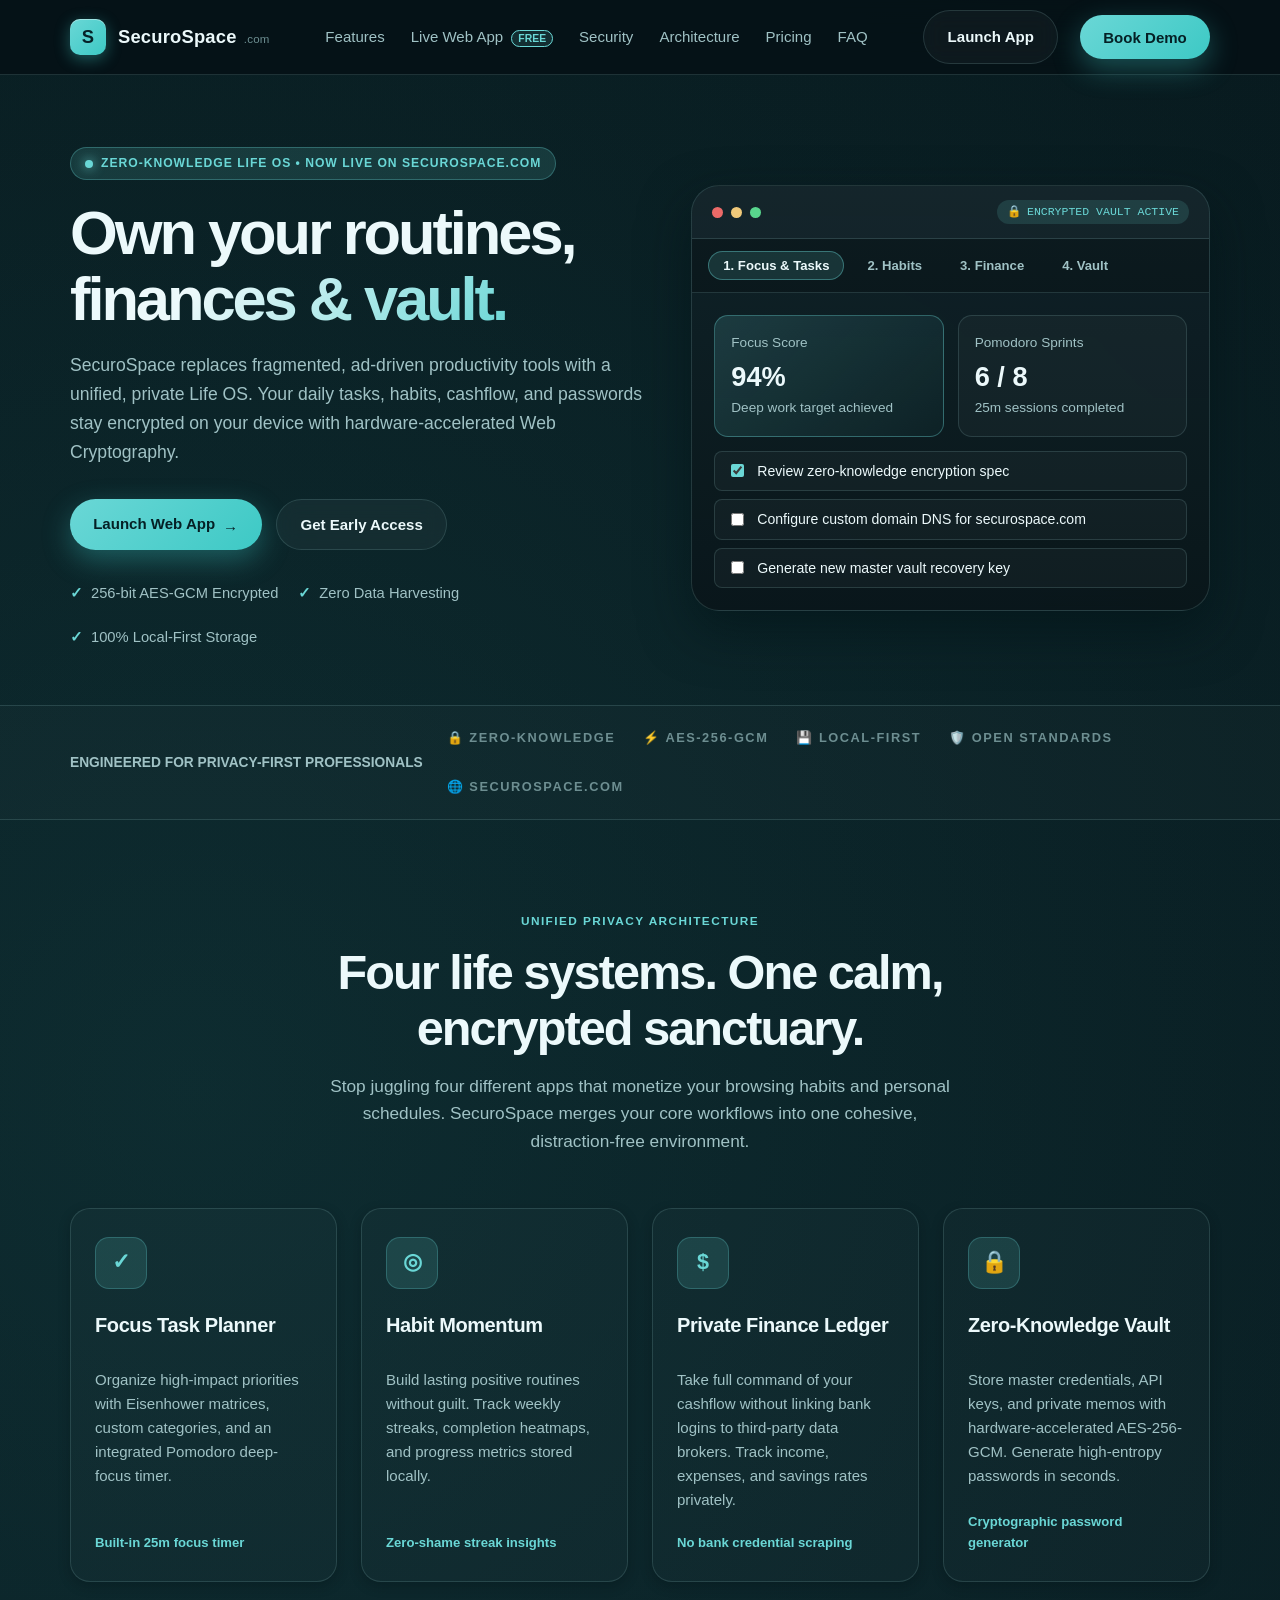
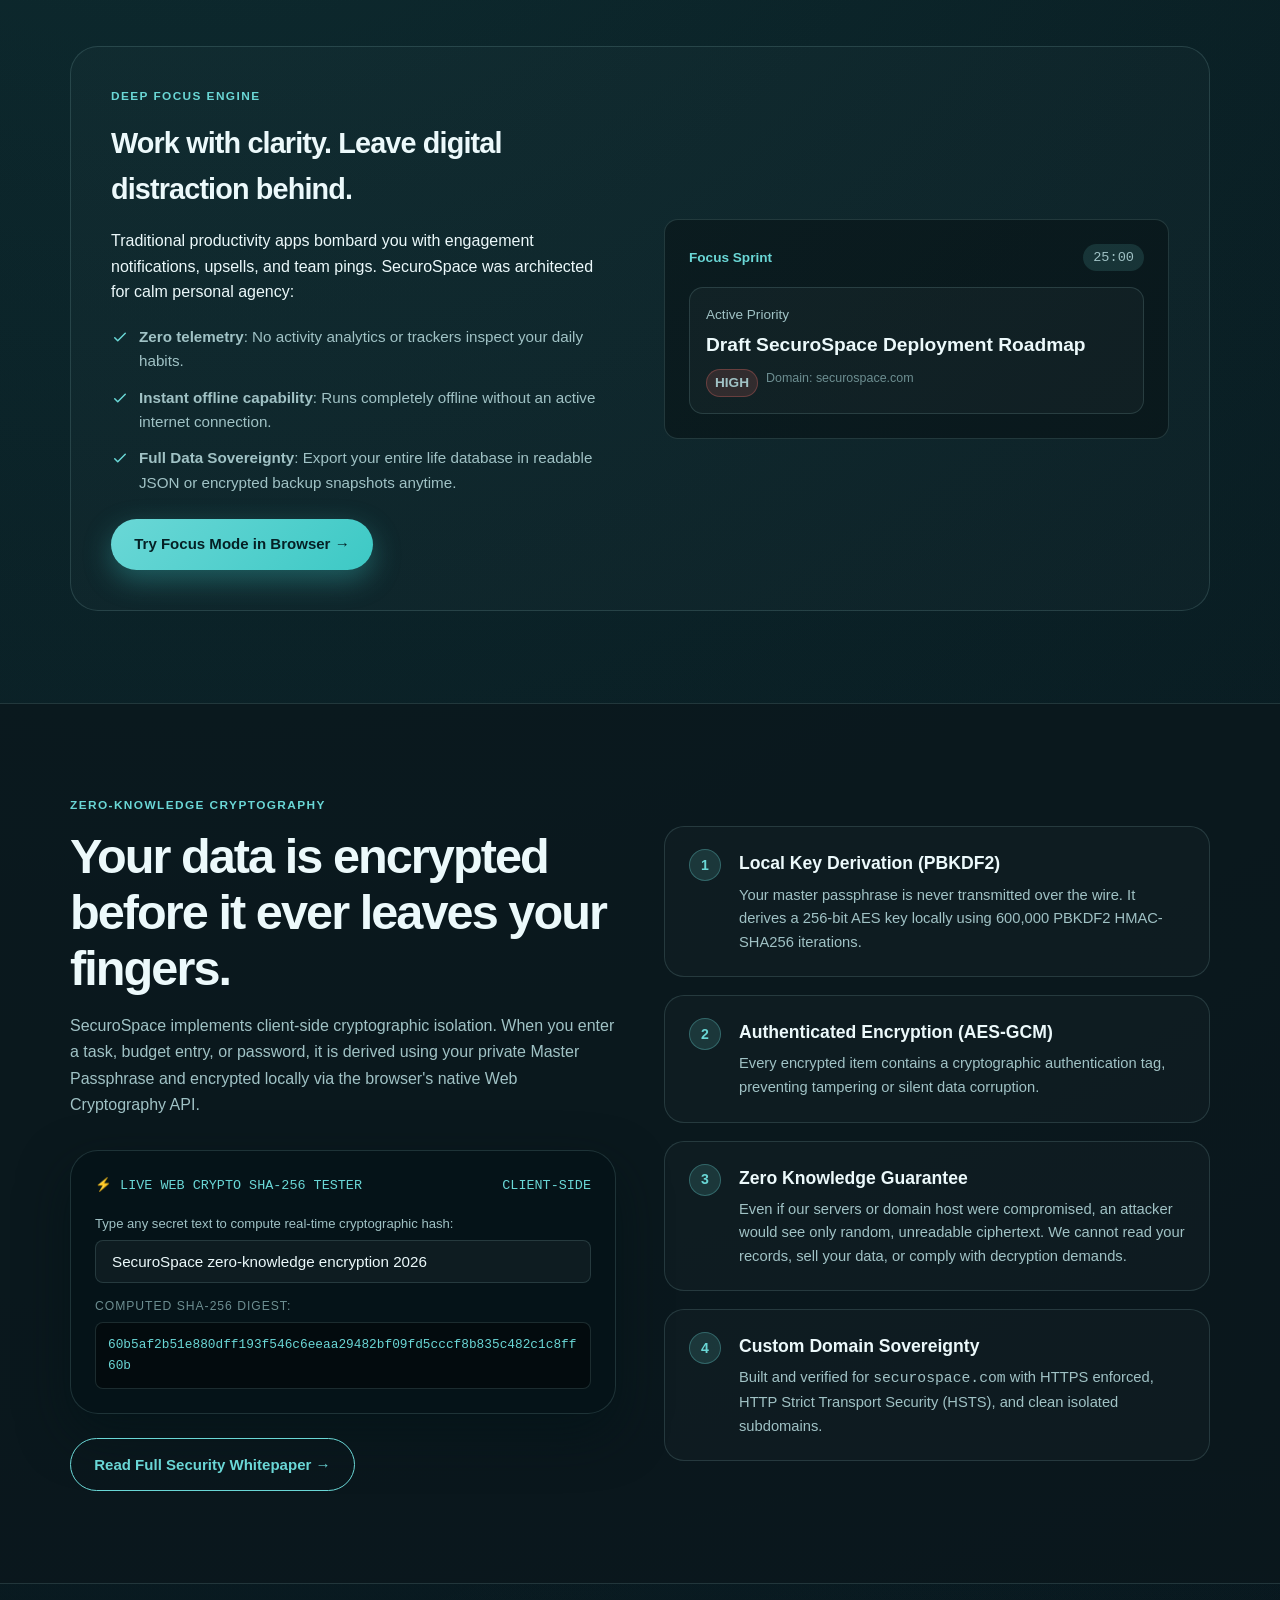
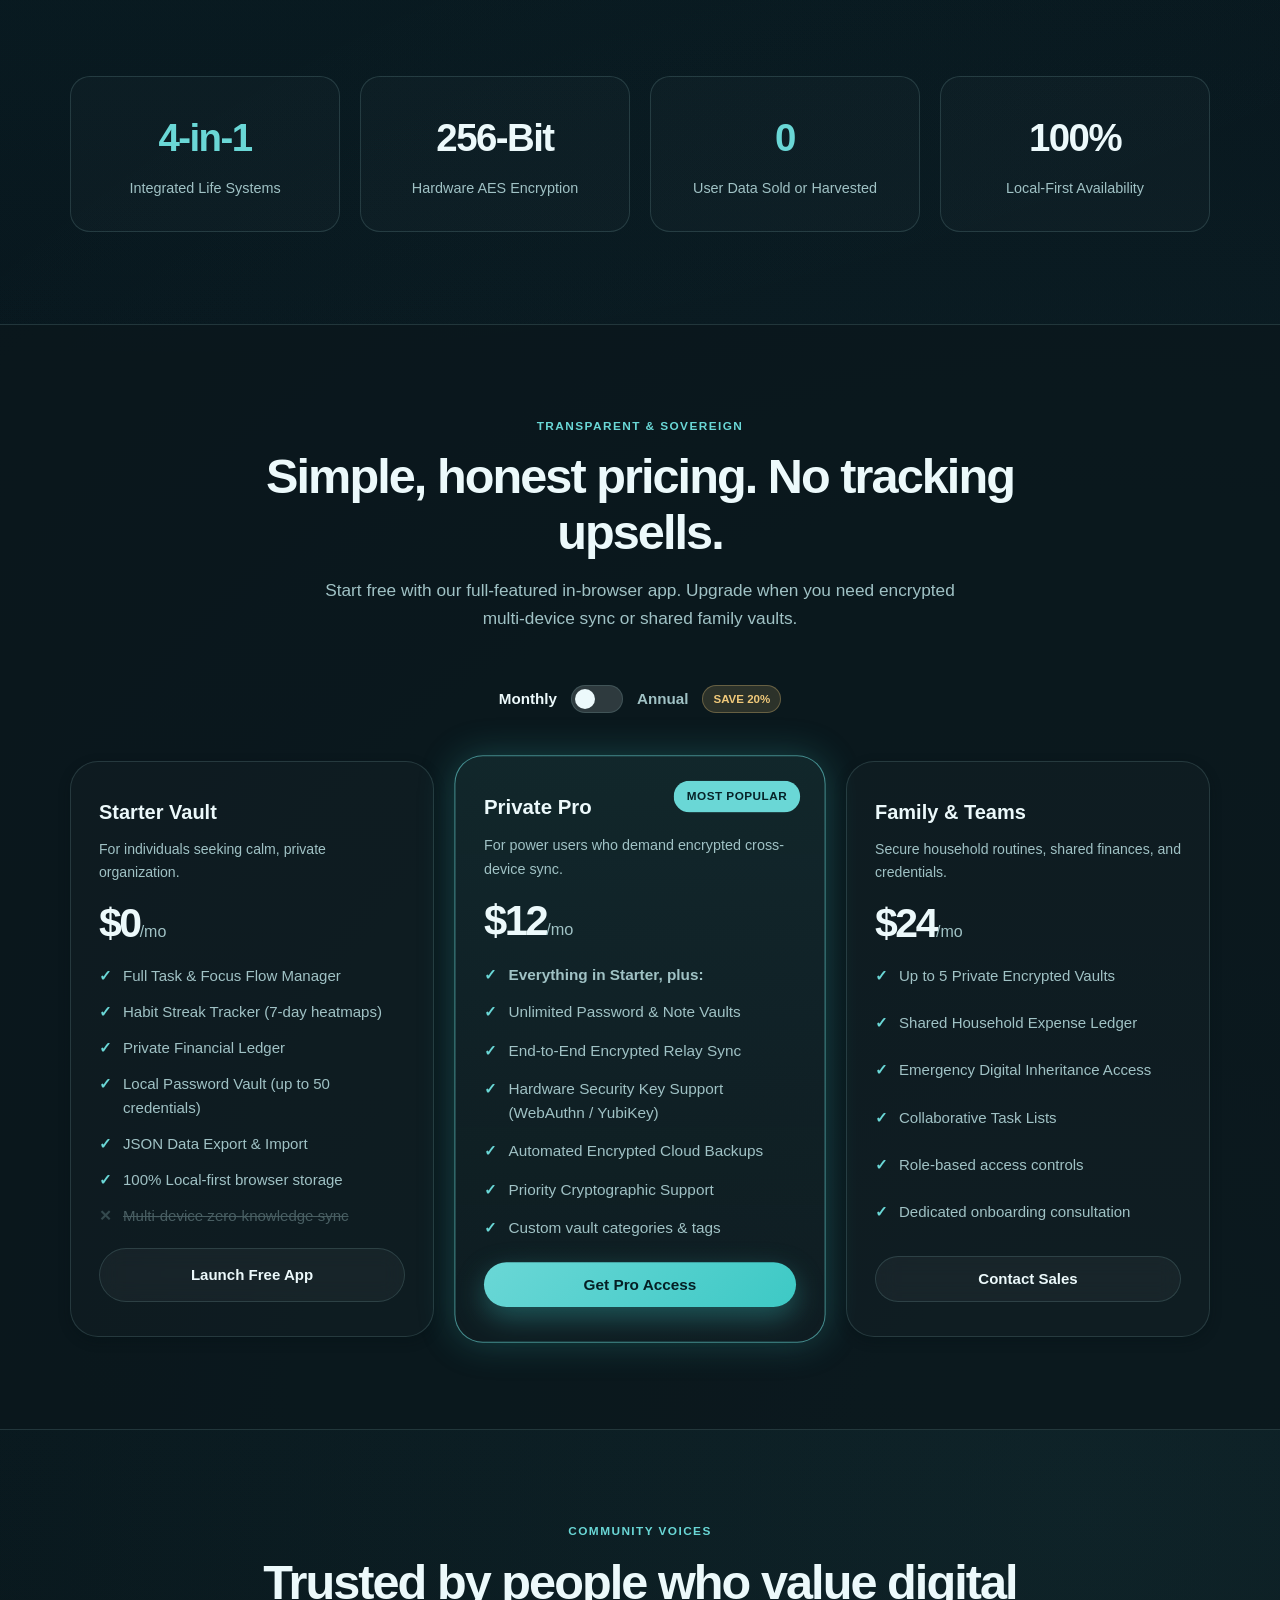
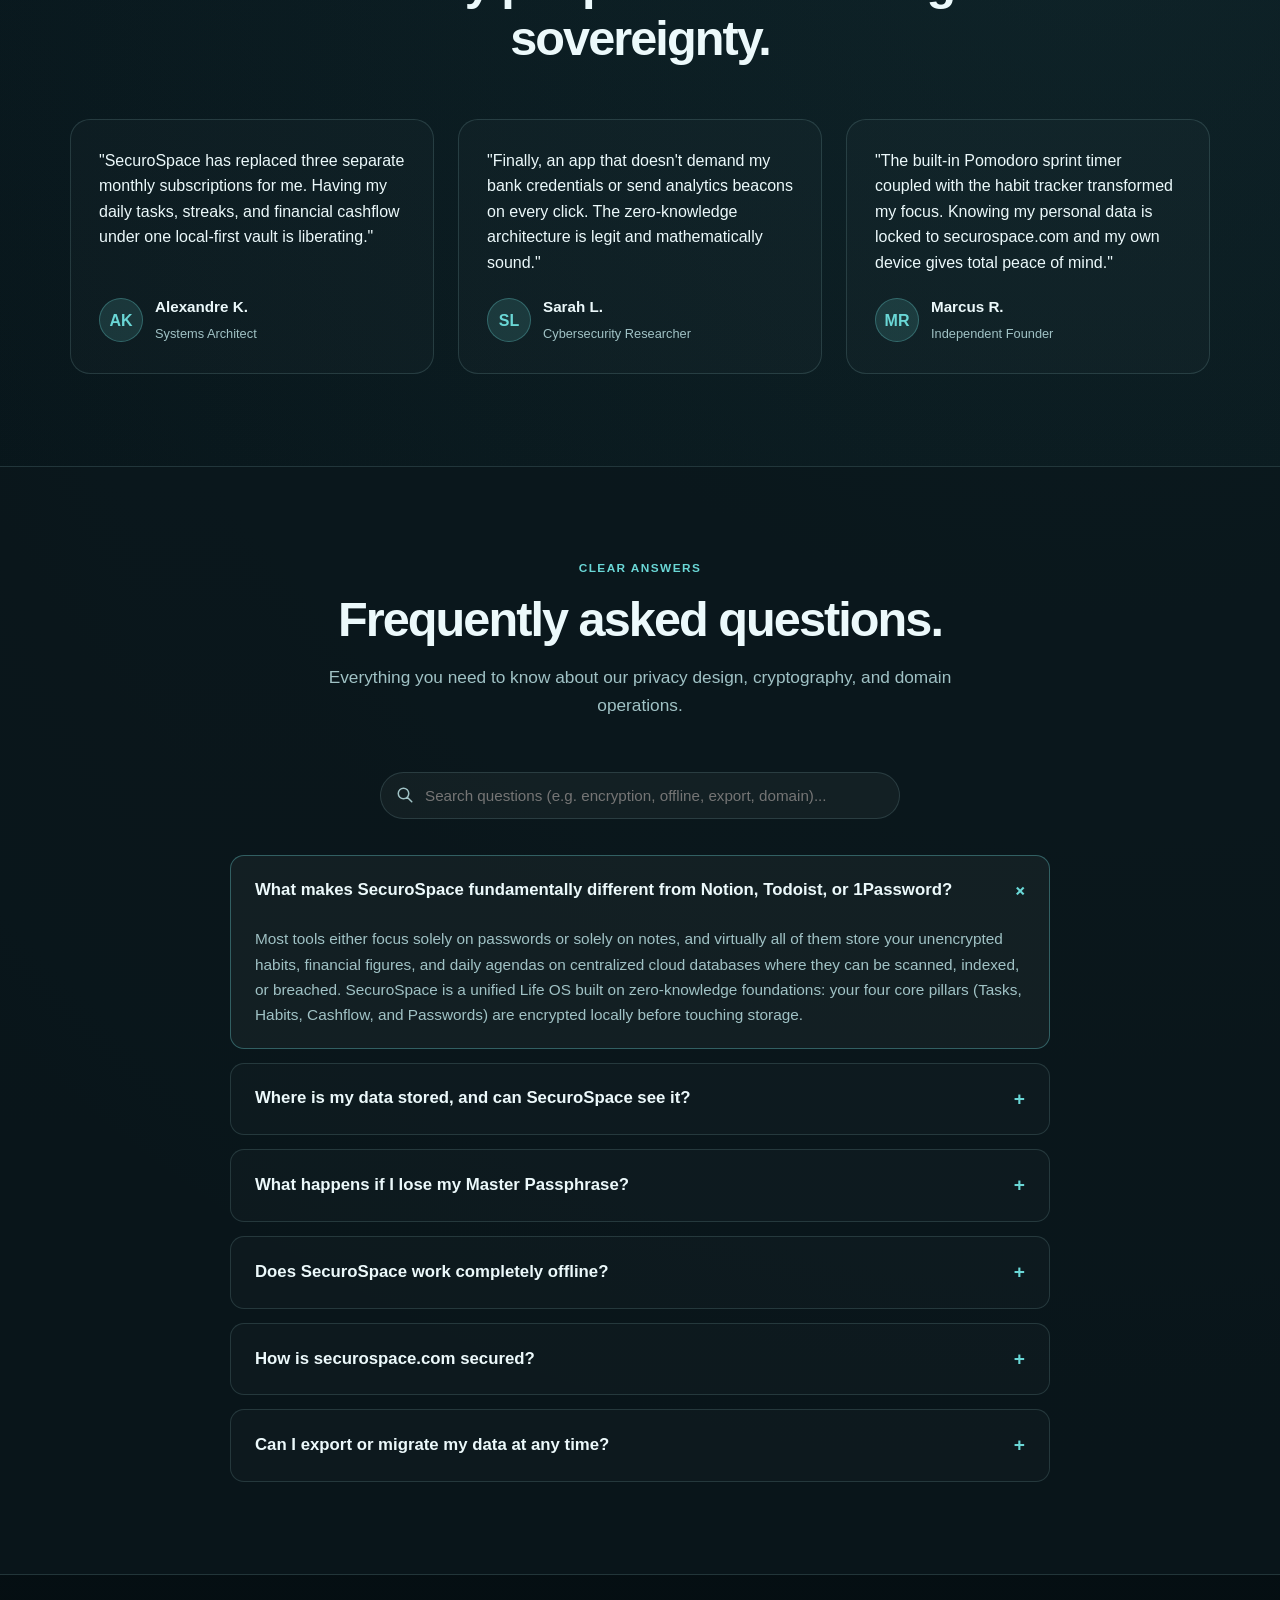
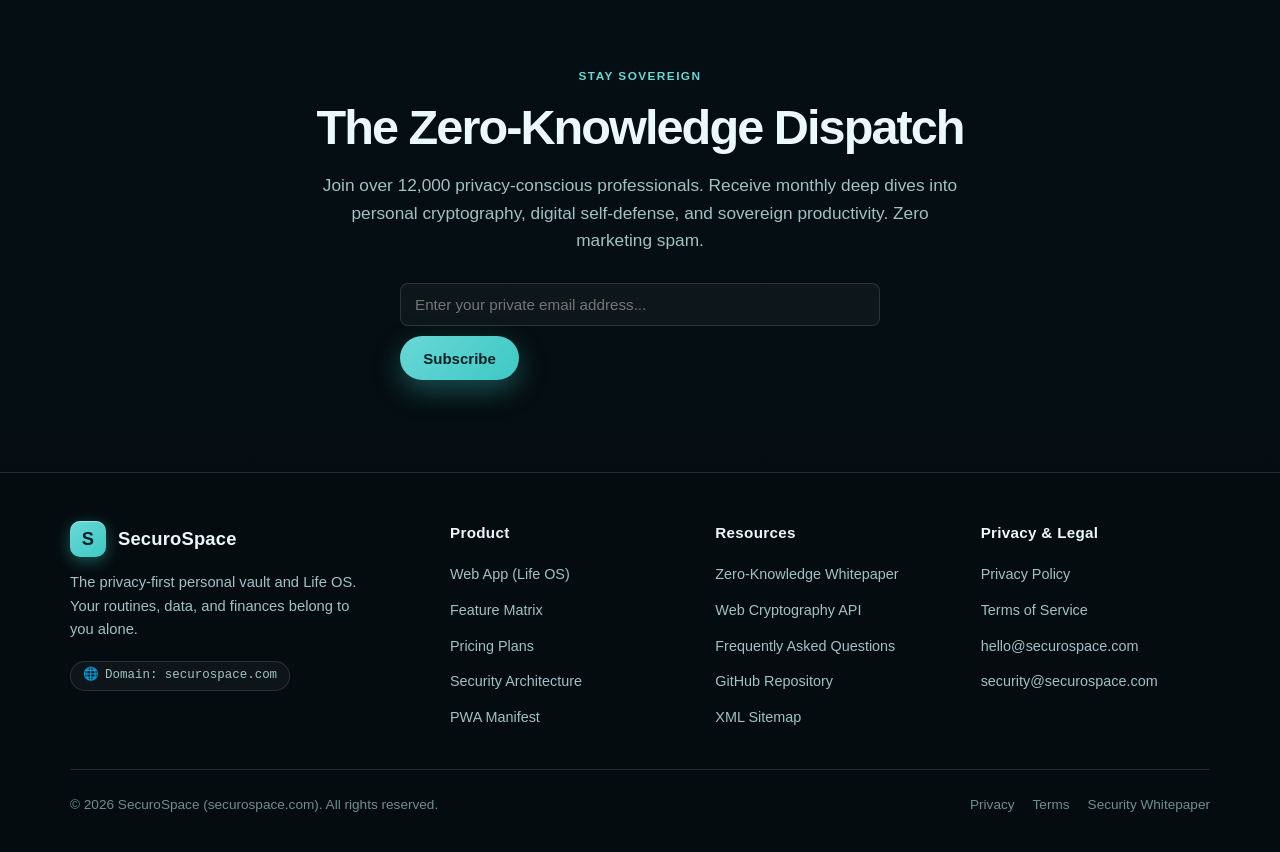
<file: index.html>
<!DOCTYPE html>
<html lang="en">
  <head>
    <meta charset="UTF-8" />
    <meta name="viewport" content="width=device-width, initial-scale=1.0" />
    <meta
      name="description"
      content="SecuroSpace is a privacy-first personal vault and Life OS for tasks, habits, finance, and passwords. Zero-knowledge encryption on securospace.com."
    />
    <meta
      name="keywords"
      content="SecuroSpace, securospace.com, privacy-first vault, task planner, habit tracker, finance ledger, password manager, zero knowledge, life OS, personal productivity"
    />
    <meta name="robots" content="index, follow" />
    <meta name="author" content="SecuroSpace" />
    <meta name="theme-color" content="#07151a" />
    <link rel="manifest" href="manifest.json" />

    <!-- Open Graph / Facebook / LinkedIn -->
    <meta property="og:type" content="website" />
    <meta property="og:url" content="https://securospace.com/" />
    <meta property="og:title" content="SecuroSpace | Privacy-First Life OS &amp; Encrypted Vault" />
    <meta
      property="og:description"
      content="Own your routines, finances, and passwords in one calm, encrypted home. Zero-knowledge privacy on securospace.com."
    />
    <meta property="og:image" content="https://securospace.com/assets/og-preview.svg" />
    <meta property="og:image:width" content="1200" />
    <meta property="og:image:height" content="630" />

    <!-- Twitter -->
    <meta name="twitter:card" content="summary_large_image" />
    <meta name="twitter:url" content="https://securospace.com/" />
    <meta name="twitter:title" content="SecuroSpace | Privacy-First Life OS &amp; Encrypted Vault" />
    <meta
      name="twitter:description"
      content="Own your routines, finances, and passwords in one calm, encrypted home on securospace.com."
    />
    <meta name="twitter:image" content="https://securospace.com/assets/og-preview.svg" />

    <link rel="canonical" href="https://securospace.com/" />
    <title>SecuroSpace | Privacy-First Life OS &amp; Encrypted Vault</title>
    <link rel="icon" type="image/svg+xml" href="assets/favicon.svg" />
    <link rel="stylesheet" href="styles.css" />

    <!-- Structured Data (JSON-LD) -->
    <script type="application/ld+json">
      {
        "@context": "https://schema.org",
        "@graph": [
          {
            "@type": "WebSite",
            "@id": "https://securospace.com/#website",
            "url": "https://securospace.com/",
            "name": "SecuroSpace",
            "description": "Zero-knowledge personal vault and Life OS for tasks, habits, finance, and passwords.",
            "publisher": {
              "@type": "Organization",
              "name": "SecuroSpace",
              "url": "https://securospace.com/"
            }
          },
          {
            "@type": "SoftwareApplication",
            "name": "SecuroSpace Life OS",
            "operatingSystem": "Web, iOS, Android, macOS, Windows, Linux",
            "applicationCategory": "ProductivityApplication, SecurityApplication",
            "offers": {
              "@type": "Offer",
              "price": "0",
              "priceCurrency": "USD"
            },
            "description": "Unified privacy-first task planner, habit streak tracker, financial ledger, and zero-knowledge encrypted password vault."
          }
        ]
      }
    </script>
  </head>
  <body>
    <!-- Site Header -->
    <header class="site-header">
      <div class="container nav-wrap">
        <a class="brand" href="index.html" aria-label="SecuroSpace home">
          <span class="brand-mark">S</span>
          <span>SecuroSpace <span class="brand-domain">.com</span></span>
        </a>

        <nav class="nav" aria-label="Main navigation">
          <a href="#features">Features</a>
          <a href="app.html">Live Web App <span class="nav-badge">Free</span></a>
          <a href="#security">Security</a>
          <a href="security.html">Architecture</a>
          <a href="#pricing">Pricing</a>
          <a href="#faq">FAQ</a>
        </nav>

        <div class="nav-actions">
          <a class="secondary-button" href="app.html">Launch App</a>
          <button class="primary-button open-demo-modal" data-intent="early-access">Book Demo</button>
        </div>

        <!-- Mobile Hamburger Button -->
        <button class="mobile-toggle" id="mobileToggle" aria-label="Toggle navigation menu" aria-expanded="false">
          <svg fill="none" stroke="currentColor" stroke-width="2" viewBox="0 0 24 24">
            <path stroke-linecap="round" stroke-linejoin="round" d="M4 6h16M4 12h16M4 18h16" />
          </svg>
        </button>
      </div>

      <!-- Mobile Menu Drawer -->
      <div class="mobile-drawer" id="mobileDrawer">
        <a href="#features">Features <span>→</span></a>
        <a href="app.html">Launch Web App <span class="nav-badge">Free Live</span></a>
        <a href="#security">Security Overview <span>→</span></a>
        <a href="security.html">Technical Whitepaper <span>→</span></a>
        <a href="#pricing">Pricing Plans <span>→</span></a>
        <a href="#faq">FAQ <span>→</span></a>
        <a href="privacy.html">Privacy Policy <span>→</span></a>
        <a href="terms.html">Terms of Service <span>→</span></a>
        <div class="mobile-drawer-actions">
          <a href="app.html" class="primary-button" style="text-align: center; justify-content: center;">Open Life OS App</a>
          <button class="secondary-button open-demo-modal" data-intent="early-access" style="width: 100%;">Book Private Demo</button>
        </div>
      </div>
    </header>

    <main id="top">
      <!-- Hero Section -->
      <section class="hero">
        <div class="container hero-grid">
          <div class="hero-copy">
            <div class="eyebrow-badge">
              <span class="pulse-dot"></span>
              <span>ZERO-KNOWLEDGE LIFE OS • NOW LIVE ON SECUROSPACE.COM</span>
            </div>
            <h1>
              Own your routines, <br />
              <span class="gradient-text">finances &amp; vault.</span>
            </h1>
            <p class="lead">
              SecuroSpace replaces fragmented, ad-driven productivity tools with a unified, private Life OS.
              Your daily tasks, habits, cashflow, and passwords stay encrypted on your device with
              hardware-accelerated Web Cryptography.
            </p>

            <div class="cta-row">
              <a class="primary-button" href="app.html">
                <span>Launch Web App</span>
                <span class="button-icon">→</span>
              </a>
              <button class="secondary-button open-demo-modal" data-intent="early-access">
                Get Early Access
              </button>
            </div>

            <ul class="trust-list" aria-label="Key trust indicators">
              <li><span class="trust-check">✓</span> 256-bit AES-GCM Encrypted</li>
              <li><span class="trust-check">✓</span> Zero Data Harvesting</li>
              <li><span class="trust-check">✓</span> 100% Local-First Storage</li>
            </ul>
          </div>

          <!-- Hero Visual / Live Interactive Preview -->
          <div class="hero-visual" aria-label="Interactive SecuroSpace preview dashboard">
            <div class="dashboard-card">
              <div class="card-header-bar">
                <div class="window-dots">
                  <span class="dot dot-red"></span>
                  <span class="dot dot-yellow"></span>
                  <span class="dot dot-green"></span>
                </div>
                <div class="card-status-pill">
                  <span>🔒</span>
                  <span>ENCRYPTED VAULT ACTIVE</span>
                </div>
              </div>

              <!-- Interactive Tab Switcher -->
              <div class="preview-tabs" role="tablist">
                <button class="preview-tab-btn active" data-target="preview-focus" role="tab">1. Focus &amp; Tasks</button>
                <button class="preview-tab-btn" data-target="preview-habits" role="tab">2. Habits</button>
                <button class="preview-tab-btn" data-target="preview-finance" role="tab">3. Finance</button>
                <button class="preview-tab-btn" data-target="preview-vault" role="tab">4. Vault</button>
              </div>

              <!-- Tab Pane 1: Focus & Tasks -->
              <div class="preview-tab-pane active" id="preview-focus">
                <div class="overview-grid">
                  <div class="mini-panel accent">
                    <p>Focus Score</p>
                    <strong>94%</strong>
                    <span>Deep work target achieved</span>
                  </div>
                  <div class="mini-panel">
                    <p>Pomodoro Sprints</p>
                    <strong>6 / 8</strong>
                    <span>25m sessions completed</span>
                  </div>
                </div>

                <div class="interactive-todo-list" style="margin-top: 14px;">
                  <label class="todo-preview-item">
                    <input type="checkbox" checked />
                    <span>Review zero-knowledge encryption spec</span>
                  </label>
                  <label class="todo-preview-item">
                    <input type="checkbox" />
                    <span>Configure custom domain DNS for securospace.com</span>
                  </label>
                  <label class="todo-preview-item">
                    <input type="checkbox" />
                    <span>Generate new master vault recovery key</span>
                  </label>
                </div>
              </div>

              <!-- Tab Pane 2: Habits -->
              <div class="preview-tab-pane" id="preview-habits">
                <div class="mini-panel wide">
                  <p>Habit Momentum</p>
                  <strong>18 Days 🔥</strong>
                  <span>Consistency score across all routines</span>
                </div>

                <div style="margin-top: 12px; display: grid; gap: 8px;">
                  <div class="habit-streak-preview">
                    <span>Morning Deep Work</span>
                    <div class="habit-dots">
                      <span class="habit-dot completed" title="Day 1"></span>
                      <span class="habit-dot completed" title="Day 2"></span>
                      <span class="habit-dot completed" title="Day 3"></span>
                      <span class="habit-dot completed" title="Day 4"></span>
                      <span class="habit-dot completed" title="Day 5"></span>
                      <span class="habit-dot completed" title="Day 6"></span>
                      <span class="habit-dot completed" title="Day 7"></span>
                    </div>
                  </div>
                  <div class="habit-streak-preview">
                    <span>Hardware Token Verification</span>
                    <div class="habit-dots">
                      <span class="habit-dot completed"></span>
                      <span class="habit-dot completed"></span>
                      <span class="habit-dot completed"></span>
                      <span class="habit-dot completed"></span>
                      <span class="habit-dot"></span>
                      <span class="habit-dot completed"></span>
                      <span class="habit-dot completed"></span>
                    </div>
                  </div>
                  <div class="habit-streak-preview">
                    <span>Private Financial Logging</span>
                    <div class="habit-dots">
                      <span class="habit-dot completed"></span>
                      <span class="habit-dot completed"></span>
                      <span class="habit-dot completed"></span>
                      <span class="habit-dot completed"></span>
                      <span class="habit-dot completed"></span>
                      <span class="habit-dot"></span>
                      <span class="habit-dot completed"></span>
                    </div>
                  </div>
                </div>
              </div>

              <!-- Tab Pane 3: Finance -->
              <div class="preview-tab-pane" id="preview-finance">
                <div class="mini-panel wide">
                  <p>Net Monthly Savings</p>
                  <strong style="color: var(--success);">+$3,850.00</strong>
                  <span>Zero bank scraping • 100% private ledger</span>
                </div>

                <div class="chart-bars" aria-label="Visual savings chart">
                  <span style="height: 45%" title="May"></span>
                  <span style="height: 60%" title="Jun"></span>
                  <span style="height: 55%" title="Jul"></span>
                  <span style="height: 78%" title="Aug"></span>
                  <span style="height: 70%" title="Sep"></span>
                  <span style="height: 92%" title="Oct"></span>
                  <span style="height: 88%" title="Nov"></span>
                </div>
              </div>

              <!-- Tab Pane 4: Password Vault -->
              <div class="preview-tab-pane" id="preview-vault">
                <div class="vault-preview-card">
                  <div class="vault-preview-row">
                    <strong>securospace.com (Master Admin)</strong>
                    <span style="font-size: 0.75rem; color: var(--accent);">AES-GCM</span>
                  </div>
                  <div class="entropy-meter">
                    <div class="entropy-fill"></div>
                  </div>
                  <div style="display: flex; justify-content: space-between; font-size: 0.82rem; color: var(--muted); margin-top: 6px;">
                    <span>Entropy: 128 bits</span>
                    <span style="color: var(--success); font-weight: bold;">Very Strong</span>
                  </div>
                </div>
                <div style="text-align: center; margin-top: 16px;">
                  <a href="app.html" class="outline-button" style="width: 100%; font-size: 0.85rem;">
                    Open Full Password Vault →
                  </a>
                </div>
              </div>
            </div>
          </div>
        </div>
      </section>

      <!-- Trust Badges Section -->
      <section class="logos-section">
        <div class="container logos-wrap">
          <span class="logos-title">ENGINEERED FOR PRIVACY-FIRST PROFESSIONALS</span>
          <div class="logo-row">
            <span class="logo-tag">🔒 ZERO-KNOWLEDGE</span>
            <span class="logo-tag">⚡ AES-256-GCM</span>
            <span class="logo-tag">💾 LOCAL-FIRST</span>
            <span class="logo-tag">🛡️ OPEN STANDARDS</span>
            <span class="logo-tag">🌐 SECUROSPACE.COM</span>
          </div>
        </div>
      </section>

      <!-- Core Features Section -->
      <section id="features" class="section">
        <div class="container">
          <div class="section-heading narrow">
            <p class="eyebrow">Unified Privacy Architecture</p>
            <h2>Four life systems. One calm, encrypted sanctuary.</h2>
            <p class="section-lead">
              Stop juggling four different apps that monetize your browsing habits and personal schedules.
              SecuroSpace merges your core workflows into one cohesive, distraction-free environment.
            </p>
          </div>

          <div class="feature-grid">
            <article class="feature-card">
              <div class="icon-wrap">✓</div>
              <h3>Focus Task Planner</h3>
              <p>
                Organize high-impact priorities with Eisenhower matrices, custom categories, and an
                integrated Pomodoro deep-focus timer.
              </p>
              <div class="feature-card-footer">
                <span>Built-in 25m focus timer</span>
              </div>
            </article>

            <article class="feature-card">
              <div class="icon-wrap">◎</div>
              <h3>Habit Momentum</h3>
              <p>
                Build lasting positive routines without guilt. Track weekly streaks, completion heatmaps,
                and progress metrics stored locally.
              </p>
              <div class="feature-card-footer">
                <span>Zero-shame streak insights</span>
              </div>
            </article>

            <article class="feature-card">
              <div class="icon-wrap">$</div>
              <h3>Private Finance Ledger</h3>
              <p>
                Take full command of your cashflow without linking bank logins to third-party data
                brokers. Track income, expenses, and savings rates privately.
              </p>
              <div class="feature-card-footer">
                <span>No bank credential scraping</span>
              </div>
            </article>

            <article class="feature-card">
              <div class="icon-wrap">🔒</div>
              <h3>Zero-Knowledge Vault</h3>
              <p>
                Store master credentials, API keys, and private memos with hardware-accelerated AES-256-GCM.
                Generate high-entropy passwords in seconds.
              </p>
              <div class="feature-card-footer">
                <span>Cryptographic password generator</span>
              </div>
            </article>
          </div>

          <!-- Feature Spotlight: Focus & Pomodoro -->
          <div class="split-feature-row">
            <div class="split-copy">
              <p class="eyebrow">Deep Focus Engine</p>
              <h3>Work with clarity. Leave digital distraction behind.</h3>
              <p>
                Traditional productivity apps bombard you with engagement notifications, upsells, and team pings.
                SecuroSpace was architected for calm personal agency:
              </p>
              <ul class="split-bullets">
                <li>
                  <svg fill="none" stroke="currentColor" stroke-width="2" viewBox="0 0 24 24"><path stroke-linecap="round" stroke-linejoin="round" d="M5 13l4 4L19 7"/></svg>
                  <span><strong>Zero telemetry</strong>: No activity analytics or trackers inspect your daily habits.</span>
                </li>
                <li>
                  <svg fill="none" stroke="currentColor" stroke-width="2" viewBox="0 0 24 24"><path stroke-linecap="round" stroke-linejoin="round" d="M5 13l4 4L19 7"/></svg>
                  <span><strong>Instant offline capability</strong>: Runs completely offline without an active internet connection.</span>
                </li>
                <li>
                  <svg fill="none" stroke="currentColor" stroke-width="2" viewBox="0 0 24 24"><path stroke-linecap="round" stroke-linejoin="round" d="M5 13l4 4L19 7"/></svg>
                  <span><strong>Full Data Sovereignty</strong>: Export your entire life database in readable JSON or encrypted backup snapshots anytime.</span>
                </li>
              </ul>
              <div style="margin-top: 24px;">
                <a href="app.html" class="primary-button">Try Focus Mode in Browser →</a>
              </div>
            </div>

            <div>
              <div class="mini-panel" style="padding: 24px; background: rgba(0,0,0,0.3);">
                <div style="display: flex; justify-content: space-between; align-items: center; margin-bottom: 16px;">
                  <span style="font-weight: 700; color: var(--accent);">Focus Sprint</span>
                  <span class="card-status-pill">25:00</span>
                </div>
                <div style="background: rgba(255,255,255,0.03); border-radius: var(--radius-md); padding: 16px; border: 1px solid var(--line);">
                  <div style="font-size: 0.85rem; color: var(--muted);">Active Priority</div>
                  <div style="font-size: 1.2rem; font-weight: 700; margin: 4px 0;">Draft SecuroSpace Deployment Roadmap</div>
                  <div style="display: flex; gap: 8px; margin-top: 8px;">
                    <span class="task-priority-tag priority-high">High</span>
                    <span style="font-size: 0.78rem; color: var(--muted-soft);">Domain: securospace.com</span>
                  </div>
                </div>
              </div>
            </div>
          </div>
        </div>
      </section>

      <!-- Security Architecture Section -->
      <section id="security" class="section alt-section">
        <div class="container split-layout">
          <div>
            <p class="eyebrow">Zero-Knowledge Cryptography</p>
            <h2>Your data is encrypted before it ever leaves your fingers.</h2>
            <p class="lead" style="font-size: 1rem;">
              SecuroSpace implements client-side cryptographic isolation. When you enter a task, budget entry,
              or password, it is derived using your private Master Passphrase and encrypted locally via the
              browser's native Web Cryptography API.
            </p>

            <div class="crypto-demo-box" style="margin-top: 28px;">
              <div class="box-title">
                <span>⚡ LIVE WEB CRYPTO SHA-256 TESTER</span>
                <span>CLIENT-SIDE</span>
              </div>
              <label for="cryptoLiveInput" style="display: block; font-size: 0.82rem; color: var(--muted); margin-bottom: 6px;">
                Type any secret text to compute real-time cryptographic hash:
              </label>
              <input
                type="text"
                id="cryptoLiveInput"
                class="crypto-input"
                placeholder="Type a password, thought, or sensitive memo..."
                value="SecuroSpace zero-knowledge encryption 2026"
              />
              <div class="crypto-output-label">Computed SHA-256 Digest:</div>
              <div id="cryptoHashOutput" class="crypto-hash-result">Computing...</div>
            </div>

            <div style="margin-top: 24px;">
              <a href="security.html" class="outline-button">Read Full Security Whitepaper →</a>
            </div>
          </div>

          <div class="security-points">
            <div class="security-step-card">
              <span class="step-num">1</span>
              <div class="step-content">
                <strong>Local Key Derivation (PBKDF2)</strong>
                <p>
                  Your master passphrase is never transmitted over the wire. It derives a 256-bit AES key
                  locally using 600,000 PBKDF2 HMAC-SHA256 iterations.
                </p>
              </div>
            </div>

            <div class="security-step-card">
              <span class="step-num">2</span>
              <div class="step-content">
                <strong>Authenticated Encryption (AES-GCM)</strong>
                <p>
                  Every encrypted item contains a cryptographic authentication tag, preventing tampering or
                  silent data corruption.
                </p>
              </div>
            </div>

            <div class="security-step-card">
              <span class="step-num">3</span>
              <div class="step-content">
                <strong>Zero Knowledge Guarantee</strong>
                <p>
                  Even if our servers or domain host were compromised, an attacker would see only random,
                  unreadable ciphertext. We cannot read your records, sell your data, or comply with decryption demands.
                </p>
              </div>
            </div>

            <div class="security-step-card">
              <span class="step-num">4</span>
              <div class="step-content">
                <strong>Custom Domain Sovereignty</strong>
                <p>
                  Built and verified for <code>securospace.com</code> with HTTPS enforced, HTTP Strict Transport
                  Security (HSTS), and clean isolated subdomains.
                </p>
              </div>
            </div>
          </div>
        </div>
      </section>

      <!-- Key Metrics & Stats Section -->
      <section class="section">
        <div class="container stats-grid">
          <div class="stats-card">
            <strong class="accent-stat">4-in-1</strong>
            <span>Integrated Life Systems</span>
          </div>
          <div class="stats-card">
            <strong>256-Bit</strong>
            <span>Hardware AES Encryption</span>
          </div>
          <div class="stats-card">
            <strong class="accent-stat">0</strong>
            <span>User Data Sold or Harvested</span>
          </div>
          <div class="stats-card">
            <strong>100%</strong>
            <span>Local-First Availability</span>
          </div>
        </div>
      </section>

      <!-- Interactive Pricing Section -->
      <section id="pricing" class="section alt-section">
        <div class="container">
          <div class="section-heading narrow">
            <p class="eyebrow">Transparent &amp; Sovereign</p>
            <h2>Simple, honest pricing. No tracking upsells.</h2>
            <p class="section-lead">
              Start free with our full-featured in-browser app. Upgrade when you need encrypted multi-device
              sync or shared family vaults.
            </p>
          </div>

          <!-- Billing Switcher -->
          <div class="billing-switch-wrap">
            <span class="billing-label active" id="labelMonthly">Monthly</span>
            <label class="switch" aria-label="Toggle annual billing discount">
              <input type="checkbox" id="billingToggle" />
              <span class="slider"></span>
            </label>
            <span class="billing-label" id="labelAnnual">Annual</span>
            <span class="discount-badge">SAVE 20%</span>
          </div>

          <div class="pricing-grid">
            <!-- Free Starter -->
            <article class="price-card">
              <p class="plan-name">Starter Vault</p>
              <p class="plan-desc">For individuals seeking calm, private organization.</p>
              <div class="price" id="priceStarter">$0<span>/mo</span></div>
              <ul>
                <li>Full Task &amp; Focus Flow Manager</li>
                <li>Habit Streak Tracker (7-day heatmaps)</li>
                <li>Private Financial Ledger</li>
                <li>Local Password Vault (up to 50 credentials)</li>
                <li>JSON Data Export &amp; Import</li>
                <li>100% Local-first browser storage</li>
                <li class="disabled">Multi-device zero-knowledge sync</li>
              </ul>
              <a href="app.html" class="secondary-button" style="width: 100%;">Launch Free App</a>
            </article>

            <!-- Private Pro (Featured) -->
            <article class="price-card featured">
              <div class="badge">Most Popular</div>
              <p class="plan-name">Private Pro</p>
              <p class="plan-desc">For power users who demand encrypted cross-device sync.</p>
              <div class="price" id="pricePro">$12<span>/mo</span></div>
              <ul>
                <li><strong>Everything in Starter, plus:</strong></li>
                <li>Unlimited Password &amp; Note Vaults</li>
                <li>End-to-End Encrypted Relay Sync</li>
                <li>Hardware Security Key Support (WebAuthn / YubiKey)</li>
                <li>Automated Encrypted Cloud Backups</li>
                <li>Priority Cryptographic Support</li>
                <li>Custom vault categories &amp; tags</li>
              </ul>
              <button class="primary-button open-demo-modal" data-intent="pro-plan" style="width: 100%;">
                Get Pro Access
              </button>
            </article>

            <!-- Family / Team Vaults -->
            <article class="price-card">
              <p class="plan-name">Family &amp; Teams</p>
              <p class="plan-desc">Secure household routines, shared finances, and credentials.</p>
              <div class="price" id="priceFamily">$24<span>/mo</span></div>
              <ul>
                <li>Up to 5 Private Encrypted Vaults</li>
                <li>Shared Household Expense Ledger</li>
                <li>Emergency Digital Inheritance Access</li>
                <li>Collaborative Task Lists</li>
                <li>Role-based access controls</li>
                <li>Dedicated onboarding consultation</li>
              </ul>
              <button class="secondary-button open-demo-modal" data-intent="family-plan" style="width: 100%;">
                Contact Sales
              </button>
            </article>
          </div>
        </div>
      </section>

      <!-- Testimonials / Wall of Trust -->
      <section class="section">
        <div class="container">
          <div class="section-heading narrow">
            <p class="eyebrow">Community Voices</p>
            <h2>Trusted by people who value digital sovereignty.</h2>
          </div>

          <div class="testimonials-grid">
            <article class="testimonial-card">
              <p>
                "SecuroSpace has replaced three separate monthly subscriptions for me. Having my daily tasks,
                streaks, and financial cashflow under one local-first vault is liberating."
              </p>
              <div class="testimonial-author">
                <div class="author-avatar">AK</div>
                <div class="author-info">
                  <strong>Alexandre K.</strong>
                  <span>Systems Architect</span>
                </div>
              </div>
            </article>

            <article class="testimonial-card">
              <p>
                "Finally, an app that doesn't demand my bank credentials or send analytics beacons on every click.
                The zero-knowledge architecture is legit and mathematically sound."
              </p>
              <div class="testimonial-author">
                <div class="author-avatar">SL</div>
                <div class="author-info">
                  <strong>Sarah L.</strong>
                  <span>Cybersecurity Researcher</span>
                </div>
              </div>
            </article>

            <article class="testimonial-card">
              <p>
                "The built-in Pomodoro sprint timer coupled with the habit tracker transformed my focus.
                Knowing my personal data is locked to securospace.com and my own device gives total peace of mind."
              </p>
              <div class="testimonial-author">
                <div class="author-avatar">MR</div>
                <div class="author-info">
                  <strong>Marcus R.</strong>
                  <span>Independent Founder</span>
                </div>
              </div>
            </article>
          </div>
        </div>
      </section>

      <!-- Frequently Asked Questions (FAQ) Section -->
      <section id="faq" class="section alt-section">
        <div class="container">
          <div class="section-heading narrow">
            <p class="eyebrow">Clear Answers</p>
            <h2>Frequently asked questions.</h2>
            <p class="section-lead">
              Everything you need to know about our privacy design, cryptography, and domain operations.
            </p>
          </div>

          <!-- FAQ Live Search Bar -->
          <div class="faq-search-wrap">
            <svg class="faq-search-icon" fill="none" stroke="currentColor" stroke-width="2" viewBox="0 0 24 24">
              <path stroke-linecap="round" stroke-linejoin="round" d="M21 21l-6-6m2-5a7 7 0 11-14 0 7 7 0 0114 0z"/>
            </svg>
            <input
              type="text"
              id="faqSearch"
              class="faq-search-input"
              placeholder="Search questions (e.g. encryption, offline, export, domain)..."
              aria-label="Filter frequently asked questions"
            />
          </div>

          <div class="faq-list">
            <details class="faq-item" open>
              <summary>
                <span>What makes SecuroSpace fundamentally different from Notion, Todoist, or 1Password?</span>
                <span class="faq-toggle-icon">+</span>
              </summary>
              <p>
                Most tools either focus solely on passwords or solely on notes, and virtually all of them store
                your unencrypted habits, financial figures, and daily agendas on centralized cloud databases where
                they can be scanned, indexed, or breached. SecuroSpace is a unified Life OS built on zero-knowledge
                foundations: your four core pillars (Tasks, Habits, Cashflow, and Passwords) are encrypted
                locally before touching storage.
              </p>
            </details>

            <details class="faq-item">
              <summary>
                <span>Where is my data stored, and can SecuroSpace see it?</span>
                <span class="faq-toggle-icon">+</span>
              </summary>
              <p>
                By default, your data never leaves your browser’s local storage. When you enable encrypted sync,
                only AES-256-GCM ciphertext is transferred. We do not possess the cryptographic keys to decipher
                your records. We cannot view your tasks, read your passwords, or analyze your budget.
              </p>
            </details>

            <details class="faq-item">
              <summary>
                <span>What happens if I lose my Master Passphrase?</span>
                <span class="faq-toggle-icon">+</span>
              </summary>
              <p>
                Because SecuroSpace employs authentic zero-knowledge cryptography, there is no back-door "Forgot Password"
                reset button. We provide you with an Emergency Kit containing your cryptographic recovery phrase when you
                initialize your vault. Keep this emergency key in a secure physical location or password safe.
              </p>
            </details>

            <details class="faq-item">
              <summary>
                <span>Does SecuroSpace work completely offline?</span>
                <span class="faq-toggle-icon">+</span>
              </summary>
              <p>
                Yes! The entire core application is built as a Progressive Web App (PWA) with client-side execution.
                You can add tasks, complete habits, balance expenses, and generate passwords without an internet connection.
              </p>
            </details>

            <details class="faq-item">
              <summary>
                <span>How is securospace.com secured?</span>
                <span class="faq-toggle-icon">+</span>
              </summary>
              <p>
                The domain <code>securospace.com</code> is deployed with enforced HTTPS, TLS 1.3 encryption,
                automated certificate renewals via GitHub Pages infrastructure, and strict Content Security Policies.
              </p>
            </details>

            <details class="faq-item">
              <summary>
                <span>Can I export or migrate my data at any time?</span>
                <span class="faq-toggle-icon">+</span>
              </summary>
              <p>
                Absolutely. You have 100% data sovereignty. In the app settings, you can export your entire database
                as an encrypted snapshot or as an open, standard JSON document with a single click.
              </p>
            </details>
          </div>
        </div>
      </section>

      <!-- Newsletter / Privacy Briefing Section -->
      <section class="section">
        <div class="container" style="text-align: center; max-width: 680px;">
          <p class="eyebrow">Stay Sovereign</p>
          <h2>The Zero-Knowledge Dispatch</h2>
          <p class="section-lead" style="margin-bottom: 28px;">
            Join over 12,000 privacy-conscious professionals. Receive monthly deep dives into personal cryptography,
            digital self-defense, and sovereign productivity. Zero marketing spam.
          </p>

          <form id="newsletterForm" style="display: flex; gap: 10px; max-width: 480px; margin: 0 auto; flex-wrap: wrap;">
            <input
              type="email"
              placeholder="Enter your private email address..."
              required
              class="form-input"
              style="flex-grow: 1; min-width: 240px;"
            />
            <button type="submit" class="primary-button" style="white-space: nowrap;">
              Subscribe
            </button>
          </form>
        </div>
      </section>
    </main>

    <!-- Site Footer -->
    <footer class="site-footer">
      <div class="container">
        <div class="footer-grid">
          <!-- Col 1: Brand & Domain -->
          <div class="footer-brand-col">
            <a class="brand" href="index.html" aria-label="SecuroSpace home">
              <span class="brand-mark">S</span>
              <span>SecuroSpace</span>
            </a>
            <p>
              The privacy-first personal vault and Life OS. Your routines, data, and finances belong to you alone.
            </p>
            <div class="domain-pill">
              <span>🌐</span>
              <span>Domain: securospace.com</span>
            </div>
          </div>

          <!-- Col 2: Product -->
          <div class="footer-col">
            <h4>Product</h4>
            <ul class="footer-links-list">
              <li><a href="app.html">Web App (Life OS)</a></li>
              <li><a href="#features">Feature Matrix</a></li>
              <li><a href="#pricing">Pricing Plans</a></li>
              <li><a href="security.html">Security Architecture</a></li>
              <li><a href="manifest.json">PWA Manifest</a></li>
            </ul>
          </div>

          <!-- Col 3: Resources -->
          <div class="footer-col">
            <h4>Resources</h4>
            <ul class="footer-links-list">
              <li><a href="security.html">Zero-Knowledge Whitepaper</a></li>
              <li><a href="security.html#cryptography">Web Cryptography API</a></li>
              <li><a href="#faq">Frequently Asked Questions</a></li>
              <li><a href="https://github.com/Affan19261/securospace" target="_blank" rel="noopener">GitHub Repository</a></li>
              <li><a href="sitemap.xml">XML Sitemap</a></li>
            </ul>
          </div>

          <!-- Col 4: Legal & Contact -->
          <div class="footer-col">
            <h4>Privacy &amp; Legal</h4>
            <ul class="footer-links-list">
              <li><a href="privacy.html">Privacy Policy</a></li>
              <li><a href="terms.html">Terms of Service</a></li>
              <li><a href="mailto:hello@securospace.com">hello@securospace.com</a></li>
              <li><a href="mailto:security@securospace.com">security@securospace.com</a></li>
            </ul>
          </div>
        </div>

        <div class="footer-bottom-bar">
          <div>
            <span>© <span id="year">2026</span> SecuroSpace (securospace.com). All rights reserved.</span>
          </div>
          <div style="display: flex; gap: 18px;">
            <a href="privacy.html" style="color: var(--muted-soft);">Privacy</a>
            <a href="terms.html" style="color: var(--muted-soft);">Terms</a>
            <a href="security.html" style="color: var(--muted-soft);">Security Whitepaper</a>
          </div>
        </div>
      </div>
    </footer>

    <!-- Interactive Modal: Book Demo & Early Access -->
    <div class="modal-backdrop" id="demoModal" role="dialog" aria-modal="true" aria-labelledby="modalTitle">
      <div class="modal-card">
        <button class="modal-close-btn" id="closeModalBtn" aria-label="Close modal">✕</button>
        <h3 id="modalTitle">Experience SecuroSpace</h3>
        <p>Reserve early access or request a personalized private walkthrough for your workflow.</p>

        <form id="demoForm">
          <div class="form-group">
            <label for="modalName">Your Name</label>
            <input type="text" id="modalName" class="form-input" placeholder="e.g. Alex Vance" required />
          </div>

          <div class="form-group">
            <label for="modalEmail">Your Email</label>
            <input type="email" id="modalEmail" class="form-input" placeholder="e.g. alex@example.com" required />
          </div>

          <div class="form-group">
            <label for="modalIntent">Primary Interest</label>
            <select id="modalIntent" class="form-select">
              <option value="early-access">Early Access Invitation (Personal)</option>
              <option value="pro-plan">Private Pro Plan Inquiries</option>
              <option value="family-plan">Family / Team Vault Consultation</option>
              <option value="security-audit">Security Architecture Questions</option>
            </select>
          </div>

          <button type="submit" class="primary-button" style="width: 100%; margin-top: 8px;">
            Confirm Reservation
          </button>
        </form>

        <div class="modal-status-msg" id="modalSuccessMsg"></div>
      </div>
    </div>

    <!-- Toast Notification Element -->
    <div id="globalToast" class="toast-notification" role="status" aria-live="polite"></div>

    <script src="script.js"></script>
  </body>
</html>
</file>
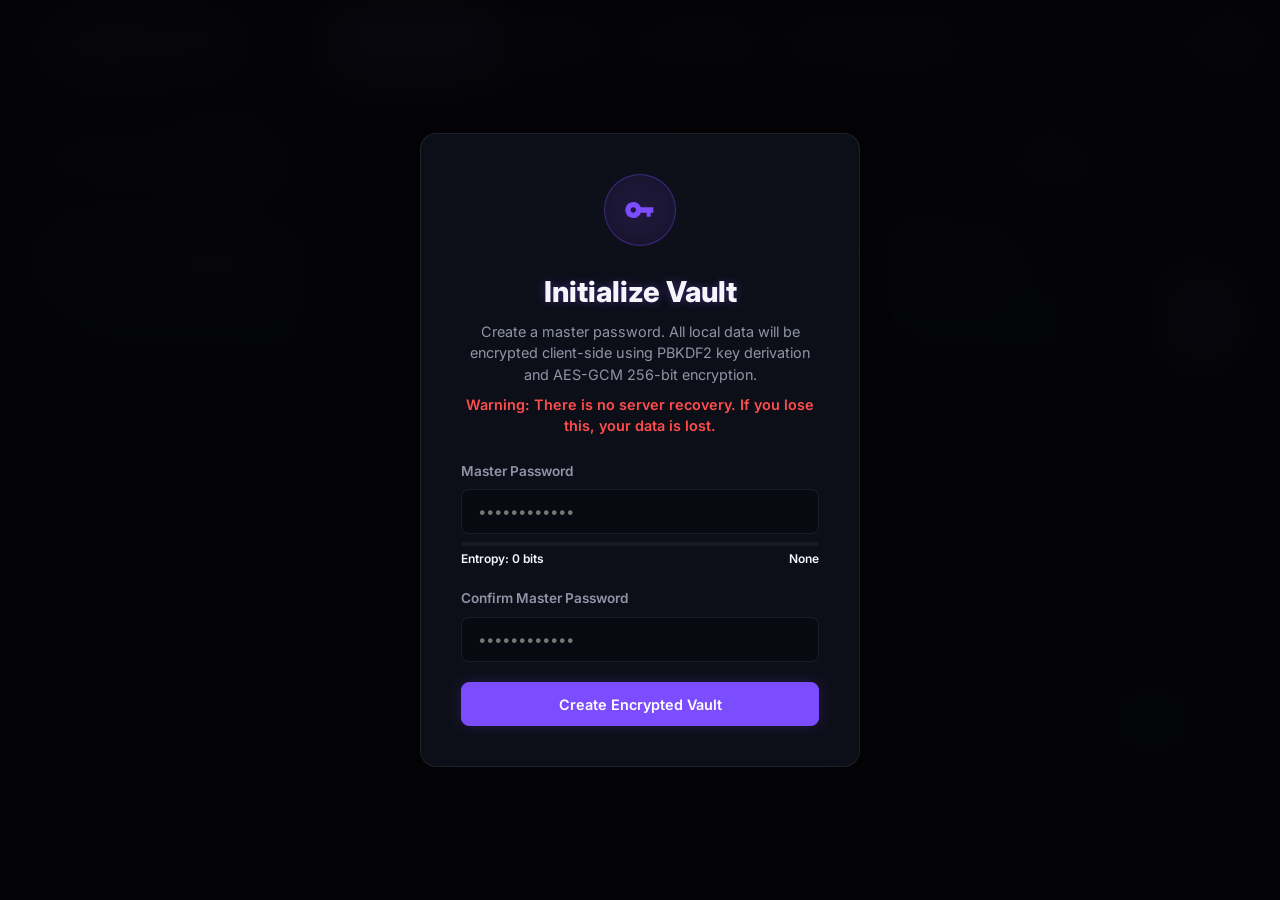
<file: android/app/src/main/assets/index.html>
<!DOCTYPE html>
<html lang="en">
<head>
    <meta charset="UTF-8">
    <meta name="viewport" content="width=device-width, initial-scale=1.0">
    <title>SecuroSpace - Zero-Knowledge Daily Dashboard & Cryptographic Vault</title>
    <link rel="stylesheet" href="style.css">
</head>
<body>

    <!-- Cryptographic Lock / Setup Overlay -->
    <div id="auth-overlay">
        <!-- Setup Vault Card -->
        <div id="setup-card" class="glass-card auth-card" style="display: none;">
            <div class="auth-icon">
                <svg width="32" height="32" viewBox="0 0 24 24" fill="currentColor">
                    <path d="M12.65 10C11.83 7.67 9.61 6 7 6c-3.31 0-6 2.69-6 6s2.69 6 6 6c2.61 0 4.83-1.67 5.65-4H17v3h3v-3h2v-4H12.65zM7 14c-1.1 0-2-.9-2-2s.9-2 2-2 2 .9 2 2-.9 2-2 2z"/>
                </svg>
            </div>
            <h2 class="glow-text" style="font-size: 1.8rem; font-weight: 800; margin-bottom: 0.5rem;">Initialize Vault</h2>
            <p style="color: var(--text-secondary); font-size: 0.9rem; margin-bottom: 1.5rem;">
                Create a master password. All local data will be encrypted client-side using PBKDF2 key derivation and AES-GCM 256-bit encryption. 
                <span style="color: var(--color-danger); display: block; margin-top: 0.5rem; font-weight: 600;">Warning: There is no server recovery. If you lose this, your data is lost.</span>
            </p>
            <form id="setup-form" onsubmit="event.preventDefault();">
                <div class="form-group">
                    <label class="form-label" for="setup-password">Master Password</label>
                    <input type="password" id="setup-password" class="input-control" placeholder="••••••••••••" required autocomplete="new-password">
                    <div class="strength-container">
                        <div class="strength-bar-wrapper">
                            <div id="setup-strength-bar" class="strength-bar"></div>
                        </div>
                        <div class="strength-text">
                            <span id="setup-strength-label">Entropy: 0 bits</span>
                            <span id="setup-strength-rating">None</span>
                        </div>
                    </div>
                </div>
                <div class="form-group">
                    <label class="form-label" for="setup-confirm">Confirm Master Password</label>
                    <input type="password" id="setup-confirm" class="input-control" placeholder="••••••••••••" required autocomplete="new-password">
                </div>
                <button type="submit" class="btn btn-primary" style="width: 100%; padding: 0.8rem;">Create Encrypted Vault</button>
            </form>
        </div>

        <!-- Unlock Vault Card -->
        <div id="login-card" class="glass-card auth-card" style="display: none;">
            <div class="auth-icon locked">
                <svg width="32" height="32" viewBox="0 0 24 24" fill="currentColor">
                    <path d="M18 8h-1V6c0-2.76-2.24-5-5-5S7 3.24 7 6v2H6c-1.1 0-2 .9-2 2v10c0 1.1.9 2 2 2h12c1.1 0 2-.9 2-2V10c0-1.1-.9-2-2-2zm-6 9c-1.1 0-2-.9-2-2s.9-2 2-2 2 .9 2 2-.9 2-2 2zm3.1-9H8.9V6c0-1.71 1.39-3.1 3.1-3.1 1.71 0 3.1 1.39 3.1 3.1v2z"/>
                </svg>
            </div>
            <h2 class="glow-text" style="font-size: 1.8rem; font-weight: 800; margin-bottom: 0.5rem;">Vault Locked</h2>
            <p style="color: var(--text-secondary); font-size: 0.9rem; margin-bottom: 1.5rem;">
                Enter your Master Password to decrypt your planner, budget, and credentials.
            </p>
            <form id="login-form" onsubmit="event.preventDefault();">
                <div class="form-group">
                    <input type="password" id="login-password" class="input-control" placeholder="Master Password" required autocomplete="current-password">
                </div>
                <button type="submit" class="btn btn-primary" style="width: 100%; padding: 0.8rem; margin-bottom: 1rem;">Unlock Space</button>
                <button type="button" id="btn-emergency-reset" class="btn btn-danger" style="width: 100%; font-size: 0.8rem; padding: 0.5rem;">Factory Reset (Wipe Data)</button>
            </form>
        </div>
    </div>

    <!-- Toast Notifications -->
    <div id="toast-container"></div>

    <!-- Main Dashboard Container -->
    <div id="app-container">
        <header>
            <div class="logo">
                <svg width="24" height="24" viewBox="0 0 24 24">
                    <path d="M12 2L2 22h20L12 2zm0 3.99L19.53 19H4.47L12 5.99zM13 16h-2v2h2v-2zm0-6h-2v4h2v-4z"/>
                </svg>
                <span>SECUROSPACE</span>
            </div>

            <nav class="nav-tabs">
                <button class="nav-tab active" data-target="view-planner">
                    <svg width="16" height="16" viewBox="0 0 24 24" fill="currentColor"><path d="M19 3h-4.18C14.4 1.84 13.3 1 12 1s-2.4.84-2.82 2H5c-1.1 0-2 .9-2 2v14c0 1.1.9 2 2 2h14c1.1 0 2-.9 2-2V5c0-1.1-.9-2-2-2zm-7 0c.55 0 1 .45 1 1s-.45 1-1 1-1-.45-1-1 .45-1 1-1zm2 14H7v-2h7v2zm3-4H7v-2h10v2zm0-4H7V7h10v2z"/></svg>
                    Daily Planner
                </button>
                <button class="nav-tab" data-target="view-finances">
                    <svg width="16" height="16" viewBox="0 0 24 24" fill="currentColor"><path d="M21 18v1c0 1.1-.9 2-2 2H5c-1.11 0-2-.9-2-2V5c0-1.1.89-2 2-2h14c1.1 0 2 .9 2 2v1h-9c-1.11 0-2 .9-2 2v8c0 1.1.89 2 2 2h9zm-9-2h10V8H12v8zm4-2.5c-.83 0-1.5-.67-1.5-1.5s.67-1.5 1.5-1.5 1.5.67 1.5 1.5-.67 1.5-1.5 1.5z"/></svg>
                    Finances
                </button>
                <button class="nav-tab" data-target="view-vault">
                    <svg width="16" height="16" viewBox="0 0 24 24" fill="currentColor"><path d="M18 8h-1V6c0-2.76-2.24-5-5-5S7 3.24 7 6v2H6c-1.1 0-2 .9-2 2v10c0 1.1.9 2 2 2h12c1.1 0 2-.9 2-2V10c0-1.1-.9-2-2-2zM9 6c0-1.66 1.34-3 3-3s3 1.34 3 3v2H9V6zm9 14H6V10h12v10zm-6-3c1.1 0 2-.9 2-2s-.9-2-2-2-2 .9-2 2 .9 2 2 2z"/></svg>
                    Secure Vault
                </button>
                <button class="nav-tab" data-target="view-security">
                    <svg width="16" height="16" viewBox="0 0 24 24" fill="currentColor"><path d="M12 1L3 5v6c0 5.55 3.84 10.74 9 12 5.16-1.26 9-6.45 9-12V5l-9-4zm0 10.99h7c-.53 4.12-3.28 7.79-7 8.94V12H5V6.3l7-3.11v8.8z"/></svg>
                    Security Diagnostics
                </button>
            </nav>

            <div class="header-actions">
                <span id="auto-lock-indicator" style="font-size: 0.8rem; color: var(--text-secondary); font-family: var(--font-mono);">
                    Auto-Lock: 5:00
                </span>
                <button id="btn-lock" class="btn btn-danger btn-icon" title="Lock Session">
                    <svg width="18" height="18" viewBox="0 0 24 24" fill="none" stroke="currentColor" stroke-width="2.5" stroke-linecap="round" stroke-linejoin="round">
                        <rect x="3" y="11" width="18" height="11" rx="2" ry="2"></rect>
                        <path d="M7 11V7a5 5 0 0 1 10 0v4"></path>
                    </svg>
                </button>
            </div>
        </header>

        <main>
            <!-- 1. DAILY PLANNER SECTION -->
            <section id="view-planner" class="view-section active">
                <div class="grid-3-col">
                    <div class="planner-stat-card">
                        <div id="stat-tasks-total" class="planner-stat-val">0</div>
                        <div class="planner-stat-lbl">Tasks Total</div>
                    </div>
                    <div class="planner-stat-card">
                        <div id="stat-tasks-done" class="planner-stat-val" style="color: var(--color-success);">0</div>
                        <div class="planner-stat-lbl">Tasks Completed</div>
                    </div>
                    <div class="planner-stat-card">
                        <div id="stat-habits-active" class="planner-stat-val" style="color: var(--color-warning);">0</div>
                        <div class="planner-stat-lbl">Habit Streaks Active</div>
                    </div>
                </div>

                <div class="dashboard-grid">
                    <!-- Tasks Module -->
                    <div class="glass-card">
                        <div class="card-title">
                            <span>Interactive Task Planner</span>
                            <span class="mono" style="font-size: 0.8rem; color: var(--color-success); font-weight: 500;">AES-256 Encrypted</span>
                        </div>
                        
                        <form id="task-form" onsubmit="event.preventDefault();" style="display: flex; gap: 0.75rem; margin-bottom: 1.5rem;">
                            <input type="text" id="task-input" class="input-control" placeholder="Add a new high-priority daily task..." required>
                            <button type="submit" class="btn btn-primary" style="white-space: nowrap;">Add Task</button>
                        </form>

                        <ul id="todo-list" class="todo-list">
                            <!-- Injected dynamically -->
                        </ul>
                    </div>

                    <!-- Habits Tracker Module -->
                    <div class="glass-card">
                        <div class="card-title">
                            <span>Habit Tracker</span>
                        </div>

                        <form id="habit-form" onsubmit="event.preventDefault();" style="display: flex; gap: 0.5rem; margin-bottom: 1.5rem;">
                            <input type="text" id="habit-input" class="input-control" placeholder="New habit (e.g. Meditate)" required>
                            <button type="submit" class="btn btn-icon btn-primary" title="Add Habit">
                                <svg width="20" height="20" viewBox="0 0 24 24" fill="currentColor">
                                    <path d="M19 13h-6v6h-2v-6H5v-2h6V5h2v6h6v2z"/>
                                </svg>
                            </button>
                        </form>

                        <ul id="habit-list" class="habit-list">
                            <!-- Injected dynamically -->
                        </ul>
                    </div>
                </div>
            </section>

            <!-- 2. FINANCES SECTION -->
            <section id="view-finances" class="view-section">
                <div class="finance-stats">
                    <div class="finance-stat-card">
                        <div class="finance-stat-title">Remaining Net Cashflow</div>
                        <div id="finance-total" class="finance-stat-number" style="color: #fff;">$0.00</div>
                    </div>
                    <div class="finance-stat-card">
                        <div class="finance-stat-title">Monthly Income</div>
                        <div id="finance-income" class="finance-stat-number income">+$0.00</div>
                    </div>
                    <div class="finance-stat-card">
                        <div class="finance-stat-title">Monthly Expenses</div>
                        <div id="finance-expense" class="finance-stat-number expense">-$0.00</div>
                    </div>
                </div>

                <div class="dashboard-grid">
                    <!-- Graph View -->
                    <div class="glass-card">
                        <div class="card-title">Daily Financial Trend Chart</div>
                        <div id="expense-chart" class="finance-chart-container">
                            <!-- Dynamic bar chart elements rendered as SVGs/HTML bars -->
                        </div>
                    </div>

                    <!-- Ledger / Register Entry -->
                    <div class="glass-card">
                        <div class="card-title">Add Transaction</div>
                        <form id="finance-form" onsubmit="event.preventDefault();">
                            <div class="form-group">
                                <label class="form-label" for="finance-desc">Description</label>
                                <input type="text" id="finance-desc" class="input-control" placeholder="Groceries, Client Payment, etc." required>
                            </div>
                            <div class="form-group">
                                <label class="form-label" for="finance-amount">Amount ($)</label>
                                <input type="number" id="finance-amount" step="0.01" class="input-control" placeholder="0.00" required>
                            </div>
                            <div class="form-group">
                                <label class="form-label">Type</label>
                                <div style="display: flex; gap: 1rem; margin-top: 0.25rem;">
                                    <label style="display: flex; align-items: center; gap: 0.5rem; cursor: pointer;">
                                        <input type="radio" name="finance-type" value="income" checked style="accent-color: var(--color-success);"> Income
                                    </label>
                                    <label style="display: flex; align-items: center; gap: 0.5rem; cursor: pointer;">
                                        <input type="radio" name="finance-type" value="expense" style="accent-color: var(--color-danger);"> Expense
                                    </label>
                                </div>
                            </div>
                            <button type="submit" class="btn btn-primary" style="width: 100%;">Record Encrypted Entry</button>
                        </form>
                    </div>
                </div>

                <!-- Ledger list card -->
                <div class="glass-card" style="margin-top: 1.5rem;">
                    <div class="card-title">Secure Ledger Register</div>
                    <ul id="transaction-list" class="transaction-list">
                        <!-- Injected dynamically -->
                    </ul>
                </div>
            </section>

            <!-- 3. SECURE VAULT SECTION -->
            <section id="view-vault" class="view-section">
                <div class="vault-controls">
                    <button class="btn btn-primary" id="btn-new-vault-item">
                        <svg width="16" height="16" viewBox="0 0 24 24" fill="currentColor"><path d="M19 13h-6v6h-2v-6H5v-2h6V5h2v6h6v2z"/></svg>
                        Secure Credential / Note
                    </button>
                    <div style="flex: 1;"></div>
                    <div style="display: flex; gap: 0.5rem;">
                        <button class="btn vault-filter-btn active" data-filter="all">All</button>
                        <button class="btn vault-filter-btn" data-filter="credential">Credentials</button>
                        <button class="btn vault-filter-btn" data-filter="note">Secret Notes</button>
                    </div>
                </div>

                <div id="vault-grid" class="vault-grid">
                    <!-- Dynamic Vault Cards -->
                </div>
            </section>

            <!-- 4. SECURITY DIAGNOSTICS & SETTINGS SECTION -->
            <section id="view-security" class="view-section">
                <div class="grid-2-col">
                    <!-- Gauge dashboard -->
                    <div class="glass-card security-metrics">
                        <div class="metric-gauge">
                            <h3 style="font-size: 0.95rem; font-weight: 700; color: var(--text-secondary); margin-bottom: 1rem;">Vault Health Index</h3>
                            <div class="gauge-circle-container">
                                <svg class="gauge-svg" width="140" height="140" viewBox="0 0 140 140">
                                    <circle class="gauge-bg" cx="70" cy="70" r="60"></circle>
                                    <circle id="security-score-gauge" class="gauge-fill" cx="70" cy="70" r="60"></circle>
                                </svg>
                                <div id="security-score-val" class="gauge-val">100%</div>
                            </div>
                            <p id="security-score-desc" style="font-size: 0.8rem; text-align: center; color: var(--text-secondary); margin-top: 1rem;">
                                Excellent security. Master key is strong, database is fully sealed.
                            </p>
                        </div>

                        <div class="metric-gauge">
                            <h3 style="font-size: 0.95rem; font-weight: 700; color: var(--text-secondary); margin-bottom: 1rem;">Local Storage Load</h3>
                            <div class="gauge-circle-container">
                                <svg class="gauge-svg" width="140" height="140" viewBox="0 0 140 140">
                                    <circle class="gauge-bg" cx="70" cy="70" r="60"></circle>
                                    <circle id="storage-load-gauge" class="gauge-fill" cx="70" cy="70" r="60" style="stroke: var(--color-success);"></circle>
                                </svg>
                                <div id="storage-load-val" class="gauge-val">0.1%</div>
                            </div>
                            <p style="font-size: 0.8rem; text-align: center; color: var(--text-secondary); margin-top: 1rem;">
                                Browser local capacity remaining.
                            </p>
                        </div>
                    </div>

                    <!-- Cryptographic event logs -->
                    <div class="glass-card">
                        <div class="card-title">Real-Time Crypto Console</div>
                        <ul id="security-log" class="security-log">
                            <!-- Dynamic log records -->
                        </ul>
                    </div>
                </div>

                <div class="grid-2-col" style="margin-top: 1.5rem;">
                    <!-- Backup and restore panel -->
                    <div class="glass-card">
                        <div class="card-title">Encrypted Data Portability</div>
                        <p style="color: var(--text-secondary); font-size: 0.85rem; margin-bottom: 1.25rem;">
                            Since data resides locally on this machine, you should export an encrypted backup file to avoid data loss. The exported file stays encrypted with your Master Password.
                        </p>
                        <div style="display: flex; gap: 1rem;">
                            <button id="btn-export" class="btn btn-success" style="flex: 1;">
                                <svg width="16" height="16" viewBox="0 0 24 24" fill="currentColor"><path d="M19.35 10.04C18.67 6.59 15.64 4 12 4 9.11 4 6.6 5.64 5.35 8.04 2.34 8.36 0 10.91 0 14c0 3.31 2.69 6 6 6h13c2.76 0 5-2.24 5-5 0-2.64-2.05-4.78-4.65-4.96zM17 13l-5 5-5-5h3V9h4v4h3z"/></svg>
                                Export Vault JSON
                            </button>
                            <button id="btn-import-trigger" class="btn btn-primary" style="flex: 1;">
                                <svg width="16" height="16" viewBox="0 0 24 24" fill="currentColor"><path d="M19.35 10.04C18.67 6.59 15.64 4 12 4 9.11 4 6.6 5.64 5.35 8.04 2.34 8.36 0 10.91 0 14c0 3.31 2.69 6 6 6h13c2.76 0 5-2.24 5-5 0-2.64-2.05-4.78-4.65-4.96zM14 13v-4h-4v4H7l5 5 5-5h-3z"/></svg>
                                Import Vault JSON
                            </button>
                            <input type="file" id="import-file" style="display: none;" accept=".json">
                        </div>
                    </div>

                    <!-- Master password change and wipe system -->
                    <div class="glass-card">
                        <div class="card-title" style="color: var(--color-danger);">Security Core Destruct</div>
                        <p style="color: var(--text-secondary); font-size: 0.85rem; margin-bottom: 1.25rem;">
                            Instantly purge the local decrypted cache, keys, planner records, budget items, and credentials. This action is immediate and absolute.
                        </p>
                        <button id="btn-purge-all" class="btn btn-danger" style="width: 100%;">
                            <svg width="16" height="16" viewBox="0 0 24 24" fill="currentColor"><path d="M6 19c0 1.1.9 2 2 2h8c1.1 0 2-.9 2-2V7H6v12zM19 4h-3.5l-1-1h-5l-1 1H5v2h14V4z"/></svg>
                            Purge and Wipe Local Databases
                        </button>
                    </div>
                </div>
            </section>
        </main>
    </div>

    <!-- Modals: Add Vault Item -->
    <div id="modal-add-vault" class="modal-backdrop">
        <div class="modal-card">
            <div class="modal-header">
                <h3 id="vault-modal-title" style="color: #fff; font-weight: 700; font-size: 1.2rem;">Add SafeVault Record</h3>
                <button class="btn btn-icon modal-close-btn" style="border: none; background: transparent;">
                    <svg width="24" height="24" viewBox="0 0 24 24" fill="currentColor"><path d="M19 6.41L17.59 5 12 10.59 6.41 5 5 6.41 10.59 12 5 17.59 6.41 19 12 13.41 17.59 19 19 17.59 13.41 12z"/></svg>
                </button>
            </div>
            <form id="vault-item-form" onsubmit="event.preventDefault();">
                <div class="form-group">
                    <label class="form-label" for="vault-item-type">Item Category</label>
                    <select id="vault-item-type" class="input-control" style="background-color: var(--bg-surface-opaque);">
                        <option value="credential">Login Credential</option>
                        <option value="note">Secret Note / Document</option>
                    </select>
                </div>
                <div class="form-group">
                    <label class="form-label" for="vault-item-name">Title / Label</label>
                    <input type="text" id="vault-item-name" class="input-control" placeholder="e.g. Personal Email, WiFi Password" required>
                </div>
                
                <!-- Fields toggle based on selection -->
                <div id="vault-fields-credential">
                    <div class="form-group">
                        <label class="form-label" for="vault-item-user">Username / Identifier</label>
                        <input type="text" id="vault-item-user" class="input-control" placeholder="e.g. affan@gmail.com">
                    </div>
                    <div class="form-group">
                        <div style="display: flex; justify-content: space-between; align-items: center;">
                            <label class="form-label" for="vault-item-pass">Secret Password</label>
                            <a href="#" id="btn-generate-pass" style="font-size: 0.75rem; color: var(--color-primary); text-decoration: none; font-weight: 600;">Generate Strong Password</a>
                        </div>
                        <input type="text" id="vault-item-pass" class="input-control" placeholder="Password value">
                    </div>
                </div>

                <div id="vault-fields-note" style="display: none;">
                    <div class="form-group">
                        <label class="form-label" for="vault-item-note">Sensitive Content</label>
                        <textarea id="vault-item-note" class="input-control" rows="4" placeholder="Enter private details, recovery codes, personal thoughts..." style="resize: vertical;"></textarea>
                    </div>
                </div>

                <div class="modal-footer">
                    <button type="button" class="btn modal-close-btn">Cancel</button>
                    <button type="submit" class="btn btn-primary">Encrypt and Save</button>
                </div>
            </form>
        </div>
    </div>

    <!-- External cryptographic algorithms script followed by primary controller -->
    <script src="crypto-helper.js"></script>
    <script src="app.js"></script>
</body>
</html>
</file>
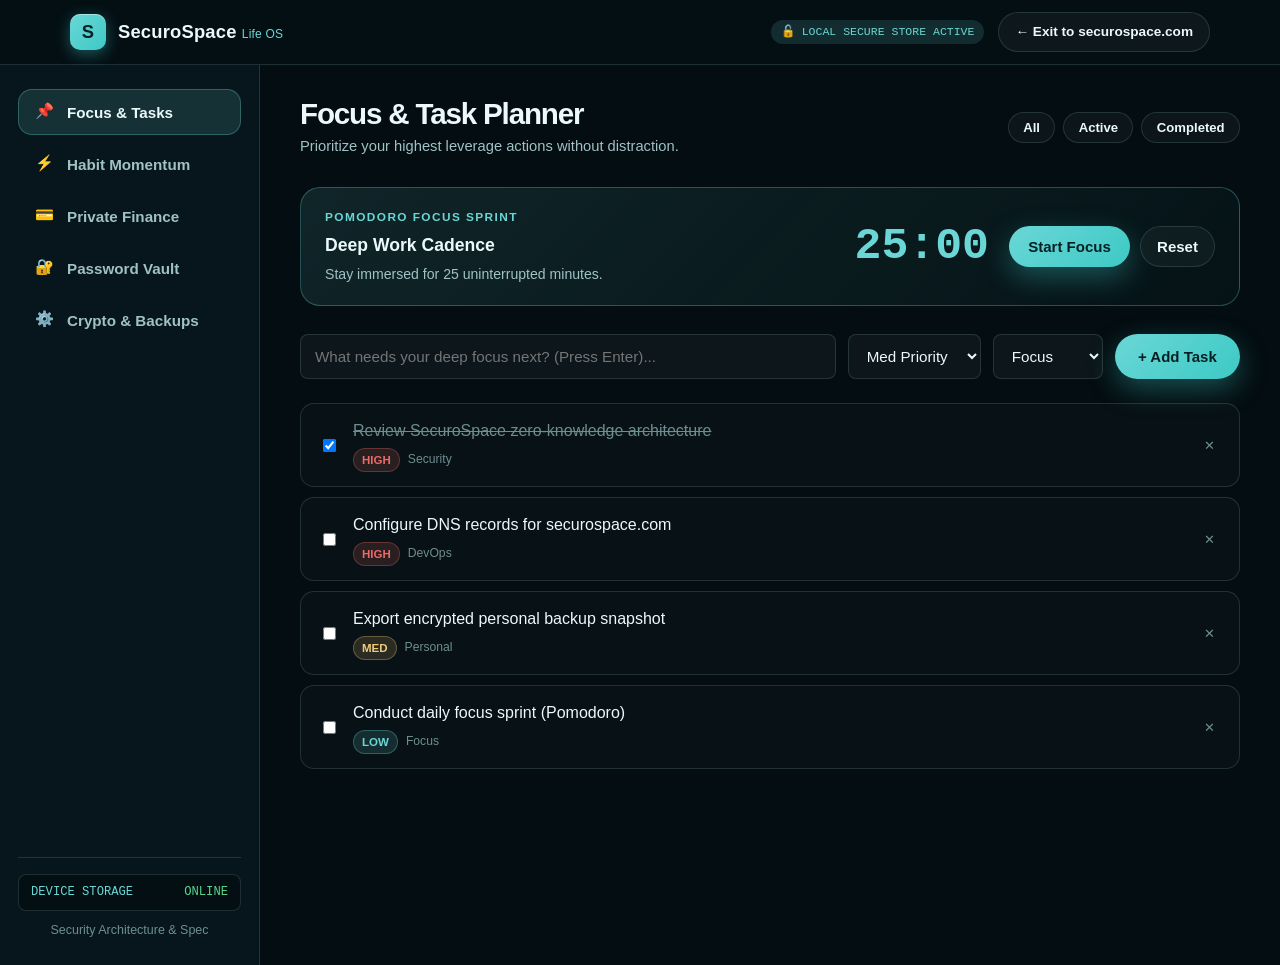
<file: app.html>
<!DOCTYPE html>
<html lang="en">
  <head>
    <meta charset="UTF-8" />
    <meta name="viewport" content="width=device-width, initial-scale=1.0" />
    <meta
      name="description"
      content="SecuroSpace Life OS — In-browser zero-knowledge encrypted workspace for daily tasks, habit streaks, private finance, and passwords."
    />
    <meta name="robots" content="index, follow" />
    <title>SecuroSpace Life OS | Encrypted Workspace</title>
    <link rel="icon" type="image/svg+xml" href="assets/favicon.svg" />
    <link rel="stylesheet" href="styles.css" />
    <link rel="manifest" href="manifest.json" />
  </head>
  <body class="app-body">
    <!-- Top Mobile / Fallback Header -->
    <header class="site-header" style="border-bottom: 1px solid var(--line);">
      <div class="container nav-wrap" style="min-height: 64px;">
        <a class="brand" href="index.html" aria-label="Return to SecuroSpace home">
          <span class="brand-mark">S</span>
          <span>SecuroSpace <span style="font-size: 0.75rem; color: var(--accent); font-weight: normal;">Life OS</span></span>
        </a>

        <div style="display: flex; align-items: center; gap: 14px;">
          <div class="card-status-pill" id="vaultLockStatus">
            <span>🔒</span>
            <span>LOCAL STORE ACTIVE</span>
          </div>
          <a href="index.html" class="secondary-button" style="padding: 0.5rem 1rem; font-size: 0.85rem;">
            ← Exit to securospace.com
          </a>
        </div>
      </div>
    </header>

    <div class="app-layout">
      <!-- App Sidebar Navigation -->
      <aside class="app-sidebar">
        <div class="app-sidebar-nav">
          <button class="app-nav-btn active" data-pane="pane-tasks">
            <span class="nav-icon">📌</span>
            <span>Focus &amp; Tasks</span>
          </button>

          <button class="app-nav-btn" data-pane="pane-habits">
            <span class="nav-icon">⚡</span>
            <span>Habit Momentum</span>
          </button>

          <button class="app-nav-btn" data-pane="pane-finance">
            <span class="nav-icon">💳</span>
            <span>Private Finance</span>
          </button>

          <button class="app-nav-btn" data-pane="pane-vault">
            <span class="nav-icon">🔐</span>
            <span>Password Vault</span>
          </button>

          <button class="app-nav-btn" data-pane="pane-settings">
            <span class="nav-icon">⚙️</span>
            <span>Crypto &amp; Backups</span>
          </button>
        </div>

        <div class="app-sidebar-footer">
          <div class="vault-lock-indicator">
            <span>DEVICE STORAGE</span>
            <span style="color: var(--success);">ONLINE</span>
          </div>
          <a href="security.html" style="font-size: 0.78rem; color: var(--muted-soft); text-align: center;">
            Security Architecture &amp; Spec
          </a>
        </div>
      </aside>

      <!-- App Main Content Workspace -->
      <main class="app-main">
        <!-- ==========================================
             PANE 1: FOCUS & TASKS
             ========================================== -->
        <section class="app-module-pane active" id="pane-tasks">
          <div class="app-header">
            <div class="app-title-group">
              <h2>Focus &amp; Task Planner</h2>
              <p>Prioritize your highest leverage actions without distraction.</p>
            </div>
            <div style="display: flex; gap: 8px;">
              <button class="task-filter-btn secondary-button active" data-filter="all" style="padding: 0.45rem 0.9rem; font-size: 0.82rem;">All</button>
              <button class="task-filter-btn secondary-button" data-filter="active" style="padding: 0.45rem 0.9rem; font-size: 0.82rem;">Active</button>
              <button class="task-filter-btn secondary-button" data-filter="completed" style="padding: 0.45rem 0.9rem; font-size: 0.82rem;">Completed</button>
            </div>
          </div>

          <!-- Pomodoro Deep Work Timer -->
          <div class="pomodoro-card">
            <div>
              <span class="eyebrow" style="margin-bottom: 4px; display: block;">Pomodoro Focus Sprint</span>
              <strong style="font-size: 1.1rem;">Deep Work Cadence</strong>
              <p style="margin: 4px 0 0; color: var(--muted); font-size: 0.88rem;">Stay immersed for 25 uninterrupted minutes.</p>
            </div>
            <div style="display: flex; align-items: center; gap: 20px; flex-wrap: wrap;">
              <div class="pomodoro-time" id="pomodoroDisplay">25:00</div>
              <div class="pomodoro-controls">
                <button class="primary-button" id="pomodoroToggle" style="padding: 0.7rem 1.2rem;">
                  Start Focus
                </button>
                <button class="secondary-button" id="pomodoroReset" style="padding: 0.7rem 1rem;">
                  Reset
                </button>
              </div>
            </div>
          </div>

          <!-- Add Task Bar -->
          <div class="tasks-add-bar">
            <input
              type="text"
              id="newTaskInput"
              class="form-input"
              placeholder="What needs your deep focus next? (Press Enter)..."
              style="flex-grow: 1;"
            />
            <select id="newTaskPriority" class="form-select" style="width: 140px;">
              <option value="high">High Priority</option>
              <option value="med" selected>Med Priority</option>
              <option value="low">Low Priority</option>
            </select>
            <select id="newTaskCategory" class="form-select" style="width: 140px;">
              <option value="Focus">Focus</option>
              <option value="Security">Security</option>
              <option value="DevOps">DevOps</option>
              <option value="Personal">Personal</option>
            </select>
            <button class="primary-button" id="addTaskBtn" style="white-space: nowrap;">
              + Add Task
            </button>
          </div>

          <!-- Task List Container -->
          <div class="task-list" id="appTaskList">
            <!-- Dynamically populated by app.js -->
          </div>
        </section>

        <!-- ==========================================
             PANE 2: HABIT MOMENTUM
             ========================================== -->
        <section class="app-module-pane" id="pane-habits">
          <div class="app-header">
            <div class="app-title-group">
              <h2>Habit Momentum</h2>
              <p>Build lasting routines with daily consistency and zero guilt mechanics.</p>
            </div>
          </div>

          <!-- Add Habit Form -->
          <div style="display: flex; gap: 12px; margin-bottom: 28px;">
            <input
              type="text"
              id="newHabitInput"
              class="form-input"
              placeholder="Enter routine to cultivate (e.g. Daily Cryptographic Check, 90m Reading)..."
              style="flex-grow: 1;"
            />
            <button class="primary-button" id="addHabitBtn">
              + Track Habit
            </button>
          </div>

          <!-- Habits Grid -->
          <div class="habits-grid" id="appHabitsContainer">
            <!-- Dynamically populated by app.js -->
          </div>
        </section>

        <!-- ==========================================
             PANE 3: PRIVATE FINANCE
             ========================================== -->
        <section class="app-module-pane" id="pane-finance">
          <div class="app-header">
            <div class="app-title-group">
              <h2>Private Financial Ledger</h2>
              <p>Track personal cashflow and savings without sharing banking credentials.</p>
            </div>
          </div>

          <!-- Overview Cards -->
          <div class="finance-overview-cards">
            <div class="finance-card net">
              <p>Net Monthly Balance</p>
              <strong id="financeNetBalance">$0.00</strong>
            </div>
            <div class="finance-card income">
              <p>Total Income Inflow</p>
              <strong id="financeTotalIncome">+$0.00</strong>
            </div>
            <div class="finance-card expense">
              <p>Total Expenses Outflow</p>
              <strong id="financeTotalExpense">-$0.00</strong>
            </div>
          </div>

          <!-- Add Transaction Form -->
          <div style="background: rgba(255,255,255,0.02); border: 1px solid var(--line); border-radius: var(--radius-lg); padding: 22px; margin-bottom: 28px;">
            <span class="eyebrow" style="display: block; margin-bottom: 12px;">Log Cashflow Entry</span>
            <div style="display: grid; grid-template-columns: 2fr 1fr 1fr 1fr auto; gap: 12px; align-items: end;">
              <div>
                <label style="font-size: 0.8rem; color: var(--muted); display: block; margin-bottom: 4px;">Description</label>
                <input type="text" id="transDescInput" class="form-input" placeholder="e.g. Cloud Node, Consulting, Groceries" />
              </div>
              <div>
                <label style="font-size: 0.8rem; color: var(--muted); display: block; margin-bottom: 4px;">Amount ($)</label>
                <input type="number" id="transAmountInput" class="form-input" placeholder="0.00" step="0.01" />
              </div>
              <div>
                <label style="font-size: 0.8rem; color: var(--muted); display: block; margin-bottom: 4px;">Type</label>
                <select id="transTypeSelect" class="form-select">
                  <option value="expense">Expense (-)</option>
                  <option value="income">Income (+)</option>
                </select>
              </div>
              <div>
                <label style="font-size: 0.8rem; color: var(--muted); display: block; margin-bottom: 4px;">Category</label>
                <select id="transCategorySelect" class="form-select">
                  <option value="Tech">Tech / Infra</option>
                  <option value="Business">Business</option>
                  <option value="Living">Living / Housing</option>
                  <option value="Income">Income / Retainer</option>
                  <option value="General">General</option>
                </select>
              </div>
              <div>
                <button class="primary-button" id="addTransBtn" style="height: 46px;">
                  Add Entry
                </button>
              </div>
            </div>
          </div>

          <!-- Transactions Table -->
          <div style="overflow-x: auto; background: rgba(0,0,0,0.2); border-radius: var(--radius-md); border: 1px solid var(--line);">
            <table class="finance-table">
              <thead>
                <tr>
                  <th>Date</th>
                  <th>Description</th>
                  <th>Category</th>
                  <th>Amount</th>
                  <th>Action</th>
                </tr>
              </thead>
              <tbody id="financeTableBody">
                <!-- Dynamically populated by app.js -->
              </tbody>
            </table>
          </div>
        </section>

        <!-- ==========================================
             PANE 4: PASSWORD VAULT & GENERATOR
             ========================================== -->
        <section class="app-module-pane" id="pane-vault">
          <div class="app-header">
            <div class="app-title-group">
              <h2>Encrypted Password Vault</h2>
              <p>Hardware-accelerated zero-knowledge credential store and generator.</p>
            </div>
          </div>

          <div class="vault-split">
            <!-- Left Column: Credential Items List -->
            <div>
              <!-- Search and Add Header -->
              <div style="display: flex; gap: 10px; margin-bottom: 18px;">
                <input
                  type="text"
                  id="vaultSearchInput"
                  class="form-input"
                  placeholder="Search stored credentials and services..."
                  style="flex-grow: 1;"
                />
              </div>

              <!-- Quick Add Credential Form -->
              <div style="padding: 16px; border-radius: var(--radius-md); background: rgba(255,255,255,0.02); border: 1px solid var(--line); margin-bottom: 20px;">
                <div style="display: grid; grid-template-columns: 1fr 1fr 1fr auto; gap: 10px;">
                  <input type="text" id="vaultNewService" class="form-input" placeholder="Service (e.g. GitHub)" />
                  <input type="text" id="vaultNewUser" class="form-input" placeholder="Username / Email" />
                  <input type="password" id="vaultNewSecret" class="form-input" placeholder="Password / Key" />
                  <button class="primary-button" id="addVaultItemBtn" style="white-space: nowrap;">
                    Save
                  </button>
                </div>
              </div>

              <!-- Vault Items Container -->
              <div id="vaultListContainer">
                <!-- Dynamically populated by app.js -->
              </div>
            </div>

            <!-- Right Column: Strong Password Generator Widget -->
            <div>
              <div class="password-generator-widget">
                <span class="eyebrow" style="display: block; margin-bottom: 10px;">Entropy Generator</span>
                <strong style="display: block; font-size: 1.25rem; margin-bottom: 14px;">Cryptographic Passphrase</strong>

                <div class="password-display-box" id="genOutput">
                  Generating...
                </div>

                <div style="margin-bottom: 18px;">
                  <div style="display: flex; justify-content: space-between; font-size: 0.85rem; color: var(--muted); margin-bottom: 6px;">
                    <span>Password Length</span>
                    <strong id="genLengthVal" style="color: var(--accent);">24</strong>
                  </div>
                  <input type="range" id="genLengthSlider" min="12" max="48" value="24" style="width: 100%; accent-color: var(--accent);" />
                </div>

                <div style="display: grid; gap: 8px; font-size: 0.9rem; margin-bottom: 20px;">
                  <label style="display: flex; align-items: center; gap: 8px; cursor: pointer;">
                    <input type="checkbox" id="genUpper" checked style="accent-color: var(--accent);" />
                    <span>Include Uppercase (A-Z)</span>
                  </label>
                  <label style="display: flex; align-items: center; gap: 8px; cursor: pointer;">
                    <input type="checkbox" id="genNums" checked style="accent-color: var(--accent);" />
                    <span>Include Numbers (0-9)</span>
                  </label>
                  <label style="display: flex; align-items: center; gap: 8px; cursor: pointer;">
                    <input type="checkbox" id="genSymbols" checked style="accent-color: var(--accent);" />
                    <span>Include Special Symbols (!@#$)</span>
                  </label>
                </div>

                <div style="display: flex; gap: 10px;">
                  <button class="primary-button" id="genCopyBtn" style="flex-grow: 1;">
                    Copy Password
                  </button>
                  <button class="secondary-button" id="genRegenBtn" style="padding: 0 16px;" title="Regenerate">
                    🔄
                  </button>
                </div>
              </div>
            </div>
          </div>
        </section>

        <!-- ==========================================
             PANE 5: SETTINGS & BACKUPS
             ========================================== -->
        <section class="app-module-pane" id="pane-settings">
          <div class="app-header">
            <div class="app-title-group">
              <h2>Data Sovereignty &amp; Cryptography</h2>
              <p>Manage local encryption keys, export portable backups, and control data boundaries.</p>
            </div>
          </div>

          <div style="display: grid; gap: 24px; max-width: 760px;">
            <!-- Master Key Derivation -->
            <div style="padding: 24px; border-radius: var(--radius-lg); background: rgba(255,255,255,0.02); border: 1px solid var(--line);">
              <span class="eyebrow" style="display: block; margin-bottom: 8px;">Master Key Security</span>
              <strong style="font-size: 1.2rem; display: block; margin-bottom: 6px;">PBKDF2 Hardware Derivation</strong>
              <p style="color: var(--muted); font-size: 0.94rem; margin-bottom: 16px;">
                Enter a master passphrase to simulate client-side Web Cryptography key derivation.
                Your passphrase never leaves this machine.
              </p>
              <div style="display: flex; gap: 10px;">
                <input
                  type="password"
                  id="masterKeyInput"
                  class="form-input"
                  placeholder="Enter custom master passphrase (min 8 chars)..."
                  style="flex-grow: 1;"
                />
                <button class="primary-button" id="saveMasterKeyBtn">
                  Derive Key
                </button>
              </div>
            </div>

            <!-- Export / Import Snapshot -->
            <div style="padding: 24px; border-radius: var(--radius-lg); background: rgba(255,255,255,0.02); border: 1px solid var(--line);">
              <span class="eyebrow" style="display: block; margin-bottom: 8px;">Portability</span>
              <strong style="font-size: 1.2rem; display: block; margin-bottom: 6px;">Encrypted JSON Workspace Snapshot</strong>
              <p style="color: var(--muted); font-size: 0.94rem; margin-bottom: 18px;">
                Take complete custody of your information. Download a JSON snapshot containing all tasks,
                streaks, finance logs, and vault records, or restore from a previously exported file.
              </p>
              <div style="display: flex; gap: 12px; flex-wrap: wrap; align-items: center;">
                <button class="primary-button" id="exportBackupBtn">
                  📥 Download Workspace JSON
                </button>
                <label class="secondary-button" style="cursor: pointer; margin: 0;">
                  <span>📤 Restore from File</span>
                  <input type="file" id="importBackupInput" accept=".json" style="display: none;" />
                </label>
              </div>
            </div>

            <!-- Danger Zone: Reset Data -->
            <div style="padding: 24px; border-radius: var(--radius-lg); background: rgba(236,106,104,0.04); border: 1px solid rgba(236,106,104,0.3);">
              <span class="eyebrow" style="color: var(--danger); display: block; margin-bottom: 8px;">Danger Zone</span>
              <strong style="font-size: 1.2rem; display: block; margin-bottom: 6px;">Erase Local Data</strong>
              <p style="color: var(--muted); font-size: 0.94rem; margin-bottom: 16px;">
                Permanently purge all tasks, habits, finance items, and vault credentials from this browser’s local storage.
              </p>
              <button class="secondary-button" id="resetAllDataBtn" style="border-color: var(--danger); color: var(--danger);">
                ⚠️ Wipe All Local Data
              </button>
            </div>
          </div>
        </section>
      </main>
    </div>

    <!-- Toast Notification -->
    <div id="globalToast" class="toast-notification" role="status" aria-live="polite"></div>

    <script src="app.js"></script>
  </body>
</html>
</file>
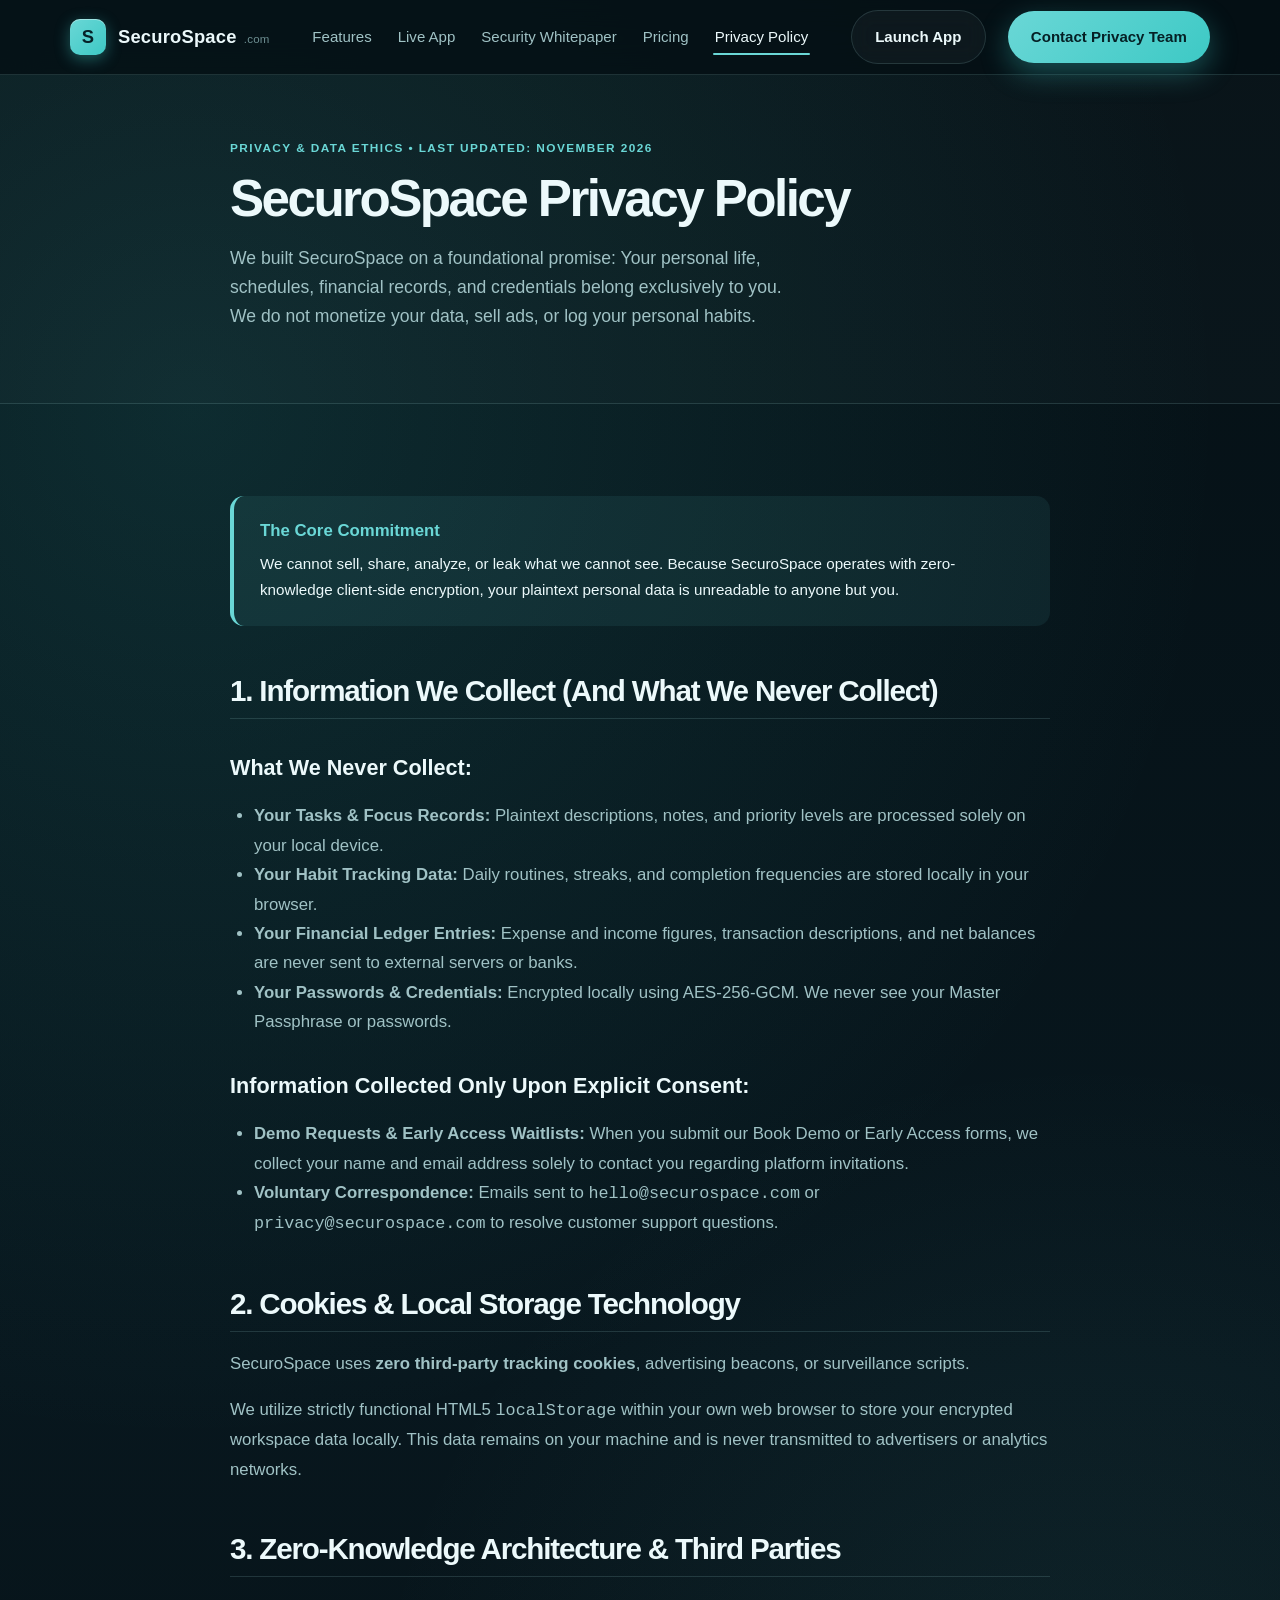
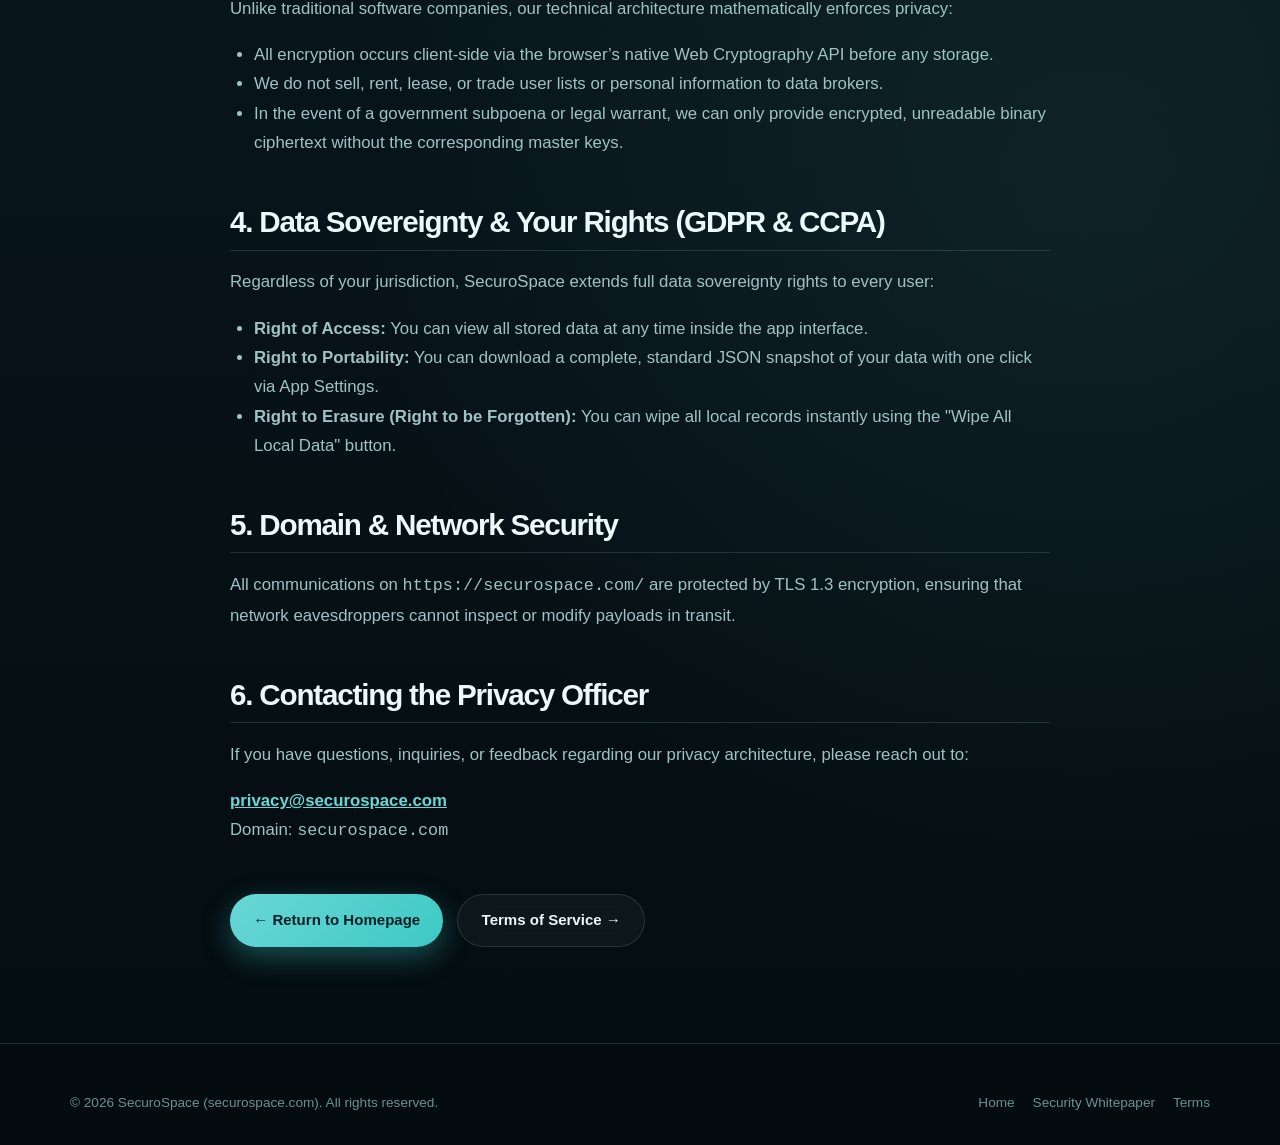
<file: privacy.html>
<!DOCTYPE html>
<html lang="en">
  <head>
    <meta charset="UTF-8" />
    <meta name="viewport" content="width=device-width, initial-scale=1.0" />
    <meta
      name="description"
      content="SecuroSpace Privacy Policy — Our zero-data harvesting commitment. Your data belongs to you on securospace.com."
    />
    <meta name="robots" content="index, follow" />
    <link rel="canonical" href="https://securospace.com/privacy.html" />
    <title>Privacy Policy | SecuroSpace</title>
    <link rel="icon" type="image/svg+xml" href="assets/favicon.svg" />
    <link rel="stylesheet" href="styles.css" />
  </head>
  <body>
    <!-- Site Header -->
    <header class="site-header">
      <div class="container nav-wrap">
        <a class="brand" href="index.html" aria-label="SecuroSpace home">
          <span class="brand-mark">S</span>
          <span>SecuroSpace <span class="brand-domain">.com</span></span>
        </a>

        <nav class="nav" aria-label="Main navigation">
          <a href="index.html#features">Features</a>
          <a href="app.html">Live App</a>
          <a href="security.html">Security Whitepaper</a>
          <a href="index.html#pricing">Pricing</a>
          <a href="privacy.html" class="active">Privacy Policy</a>
        </nav>

        <div class="nav-actions">
          <a class="secondary-button" href="app.html">Launch App</a>
          <a class="primary-button" href="mailto:privacy@securospace.com">Contact Privacy Team</a>
        </div>
      </div>
    </header>

    <main>
      <header class="editorial-header">
        <div class="container" style="max-width: 820px;">
          <p class="eyebrow">Privacy &amp; Data Ethics &bull; Last Updated: November 2026</p>
          <h1 style="font-size: clamp(2.4rem, 4vw, 3.6rem); margin-bottom: 16px;">
            SecuroSpace Privacy Policy
          </h1>
          <p class="lead">
            We built SecuroSpace on a foundational promise: Your personal life, schedules, financial records,
            and credentials belong exclusively to you. We do not monetize your data, sell ads, or log your personal habits.
          </p>
        </div>
      </header>

      <article class="container editorial-content">
        <div class="callout-box">
          <strong>The Core Commitment</strong>
          <p>
            We cannot sell, share, analyze, or leak what we cannot see. Because SecuroSpace operates with
            zero-knowledge client-side encryption, your plaintext personal data is unreadable to anyone but you.
          </p>
        </div>

        <h2>1. Information We Collect (And What We Never Collect)</h2>
        <h3>What We Never Collect:</h3>
        <ul>
          <li><strong>Your Tasks &amp; Focus Records:</strong> Plaintext descriptions, notes, and priority levels are processed solely on your local device.</li>
          <li><strong>Your Habit Tracking Data:</strong> Daily routines, streaks, and completion frequencies are stored locally in your browser.</li>
          <li><strong>Your Financial Ledger Entries:</strong> Expense and income figures, transaction descriptions, and net balances are never sent to external servers or banks.</li>
          <li><strong>Your Passwords &amp; Credentials:</strong> Encrypted locally using AES-256-GCM. We never see your Master Passphrase or passwords.</li>
        </ul>

        <h3>Information Collected Only Upon Explicit Consent:</h3>
        <ul>
          <li><strong>Demo Requests &amp; Early Access Waitlists:</strong> When you submit our Book Demo or Early Access forms, we collect your name and email address solely to contact you regarding platform invitations.</li>
          <li><strong>Voluntary Correspondence:</strong> Emails sent to <code>hello@securospace.com</code> or <code>privacy@securospace.com</code> to resolve customer support questions.</li>
        </ul>

        <h2>2. Cookies &amp; Local Storage Technology</h2>
        <p>
          SecuroSpace uses <strong>zero third-party tracking cookies</strong>, advertising beacons, or surveillance scripts.
        </p>
        <p>
          We utilize strictly functional HTML5 <code>localStorage</code> within your own web browser to store your encrypted
          workspace data locally. This data remains on your machine and is never transmitted to advertisers or analytics networks.
        </p>

        <h2>3. Zero-Knowledge Architecture &amp; Third Parties</h2>
        <p>
          Unlike traditional software companies, our technical architecture mathematically enforces privacy:
        </p>
        <ul>
          <li>All encryption occurs client-side via the browser’s native Web Cryptography API before any storage.</li>
          <li>We do not sell, rent, lease, or trade user lists or personal information to data brokers.</li>
          <li>In the event of a government subpoena or legal warrant, we can only provide encrypted, unreadable binary ciphertext without the corresponding master keys.</li>
        </ul>

        <h2>4. Data Sovereignty &amp; Your Rights (GDPR &amp; CCPA)</h2>
        <p>
          Regardless of your jurisdiction, SecuroSpace extends full data sovereignty rights to every user:
        </p>
        <ul>
          <li><strong>Right of Access:</strong> You can view all stored data at any time inside the app interface.</li>
          <li><strong>Right to Portability:</strong> You can download a complete, standard JSON snapshot of your data with one click via App Settings.</li>
          <li><strong>Right to Erasure (Right to be Forgotten):</strong> You can wipe all local records instantly using the "Wipe All Local Data" button.</li>
        </ul>

        <h2>5. Domain &amp; Network Security</h2>
        <p>
          All communications on <code>https://securospace.com/</code> are protected by TLS 1.3 encryption, ensuring
          that network eavesdroppers cannot inspect or modify payloads in transit.
        </p>

        <h2>6. Contacting the Privacy Officer</h2>
        <p>
          If you have questions, inquiries, or feedback regarding our privacy architecture, please reach out to:
        </p>
        <p>
          <a href="mailto:privacy@securospace.com" style="color: var(--accent); font-weight: bold; text-decoration: underline;">
            privacy@securospace.com
          </a>
          <br />
          Domain: <code>securospace.com</code>
        </p>

        <div style="margin-top: 48px; display: flex; gap: 14px;">
          <a href="index.html" class="primary-button">← Return to Homepage</a>
          <a href="terms.html" class="secondary-button">Terms of Service →</a>
        </div>
      </article>
    </main>

    <!-- Site Footer -->
    <footer class="site-footer">
      <div class="container footer-bottom-bar" style="border: none; padding-top: 0;">
        <div>
          <span>© <span id="year">2026</span> SecuroSpace (securospace.com). All rights reserved.</span>
        </div>
        <div style="display: flex; gap: 18px;">
          <a href="index.html" style="color: var(--muted-soft);">Home</a>
          <a href="security.html" style="color: var(--muted-soft);">Security Whitepaper</a>
          <a href="terms.html" style="color: var(--muted-soft);">Terms</a>
        </div>
      </div>
    </footer>

    <script src="script.js"></script>
  </body>
</html>
</file>
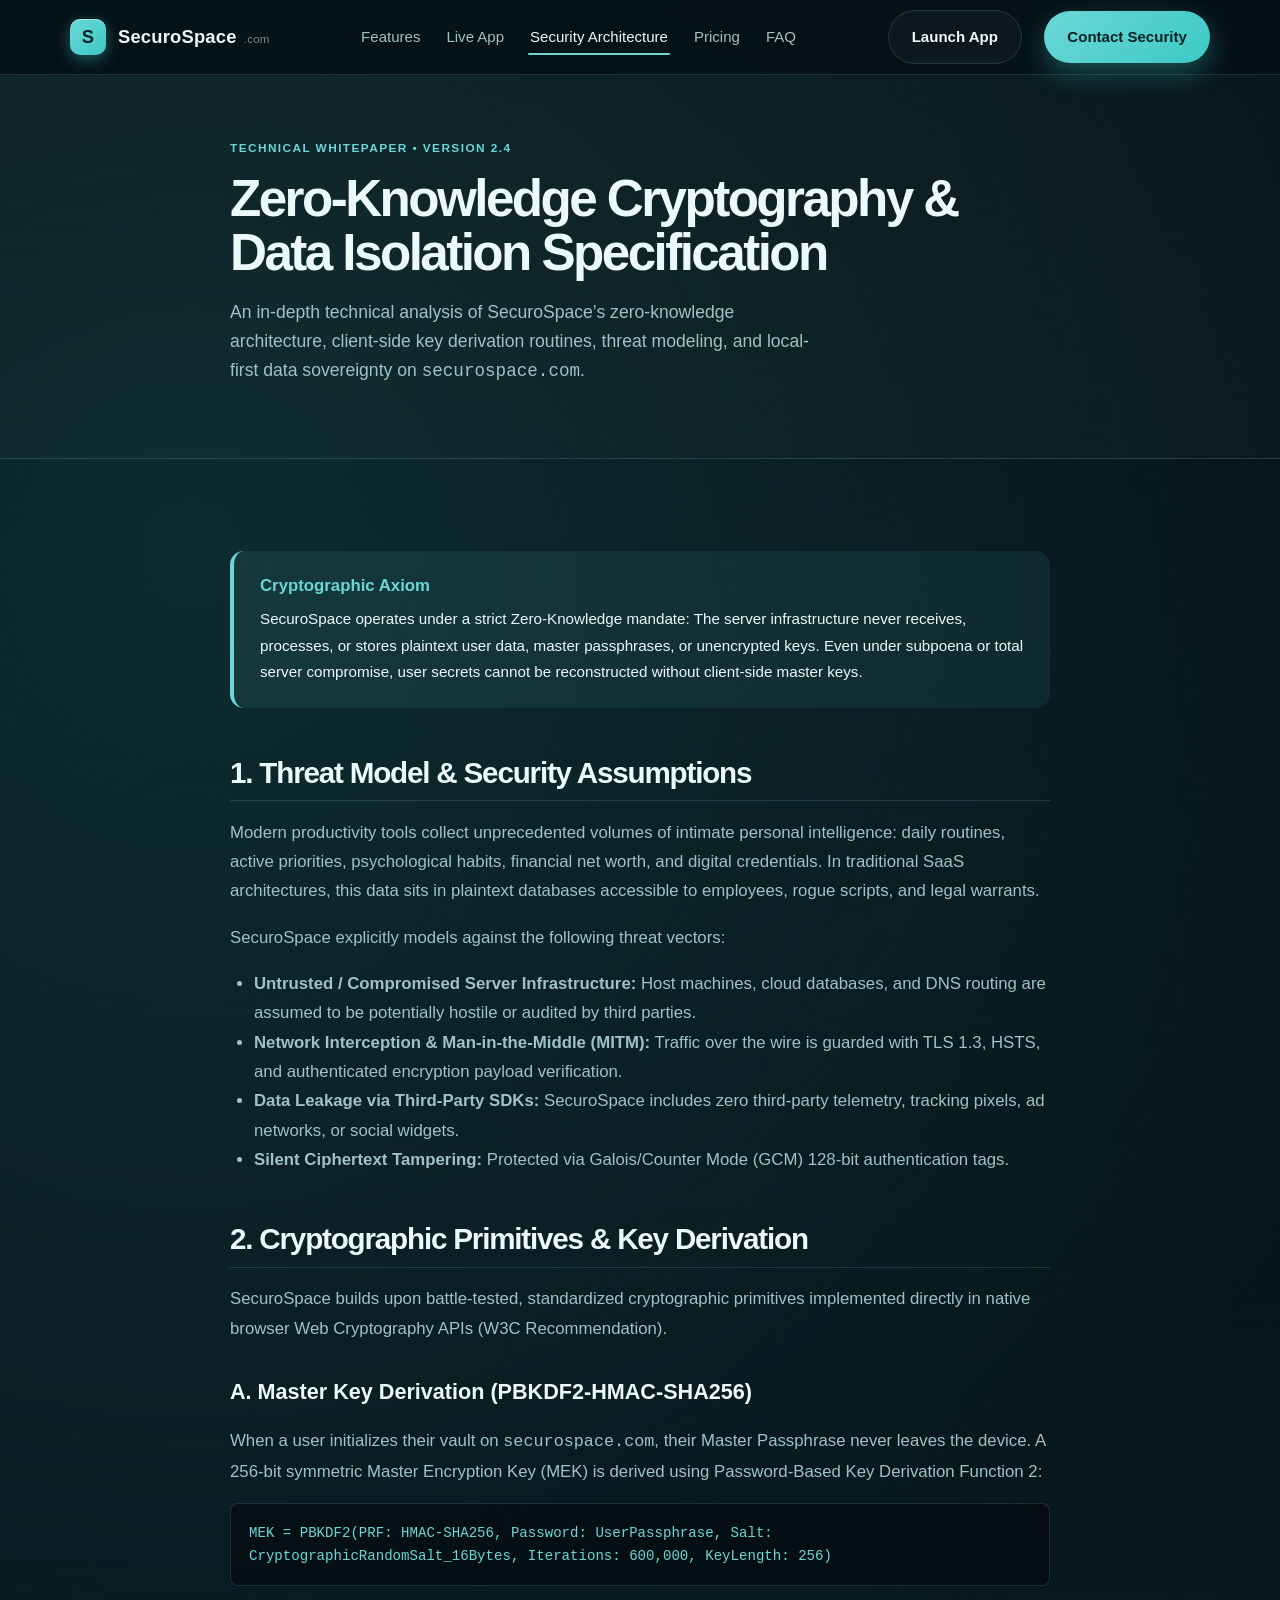
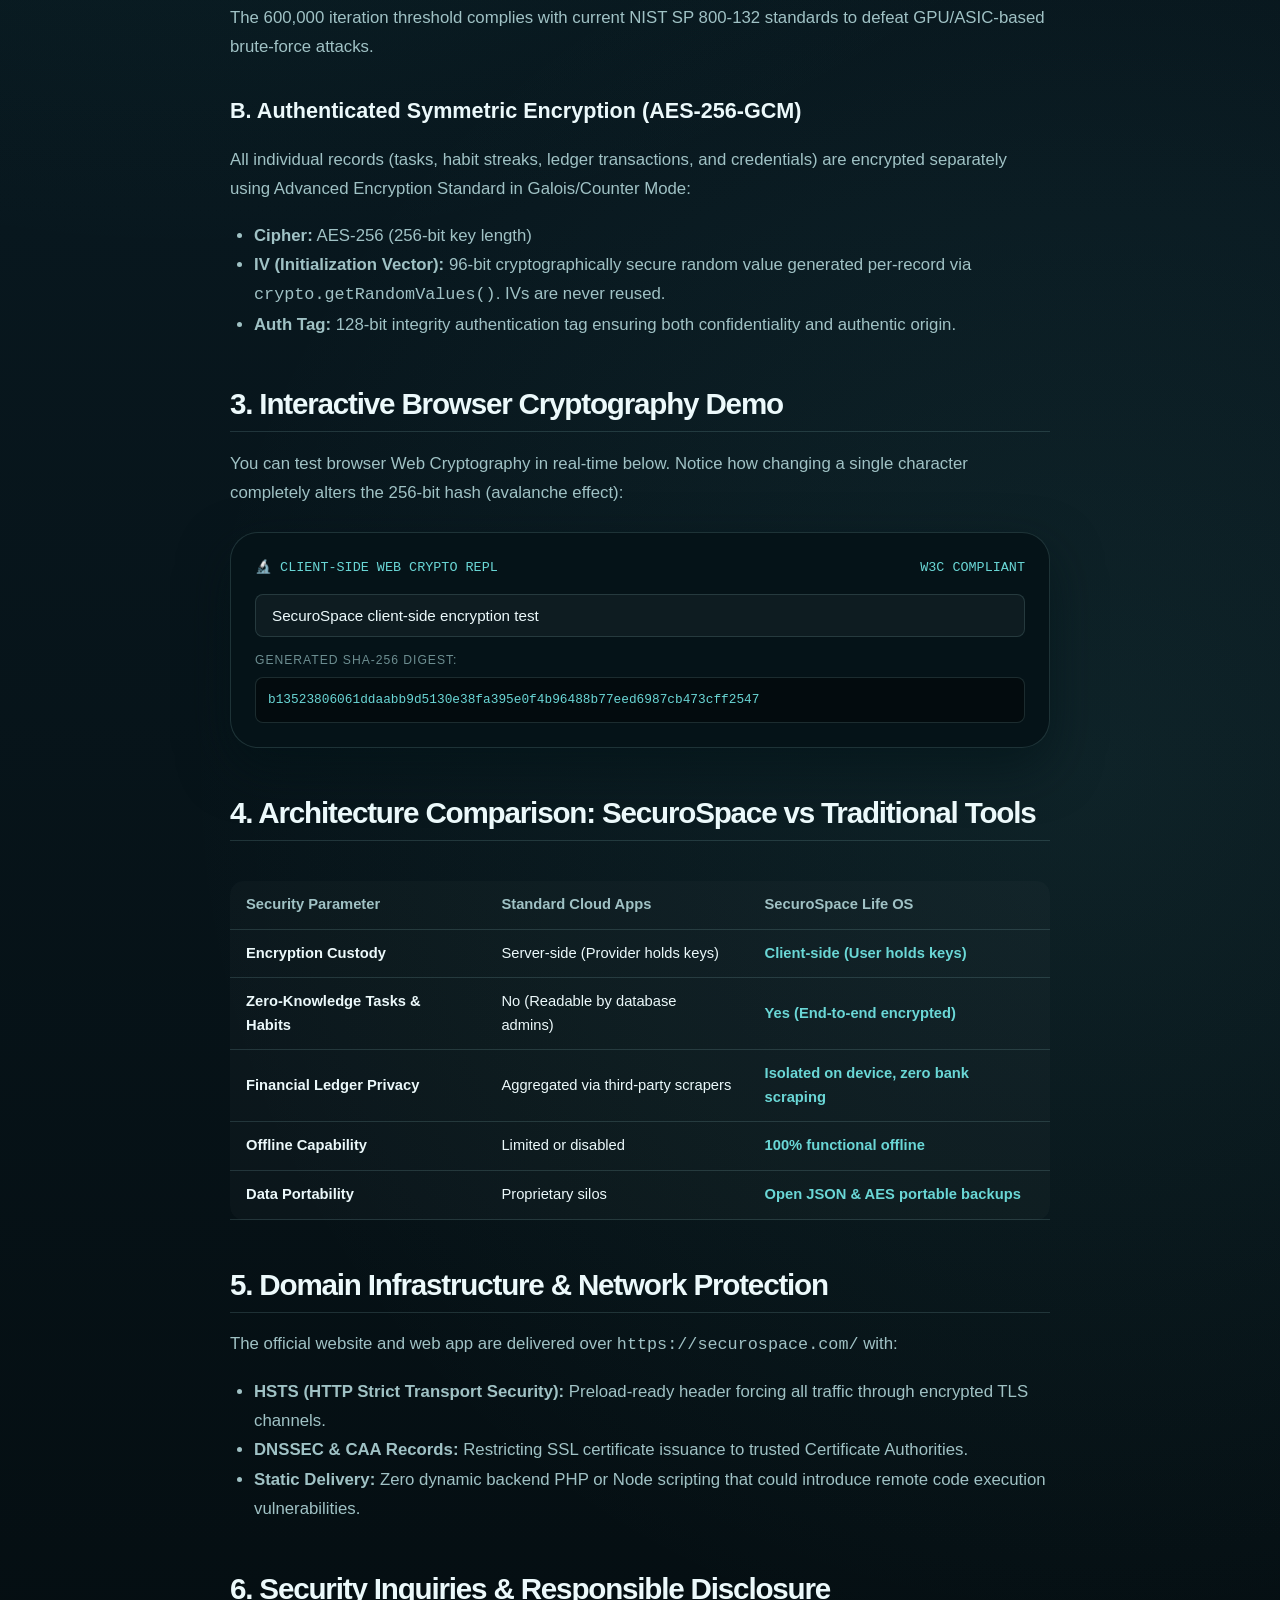
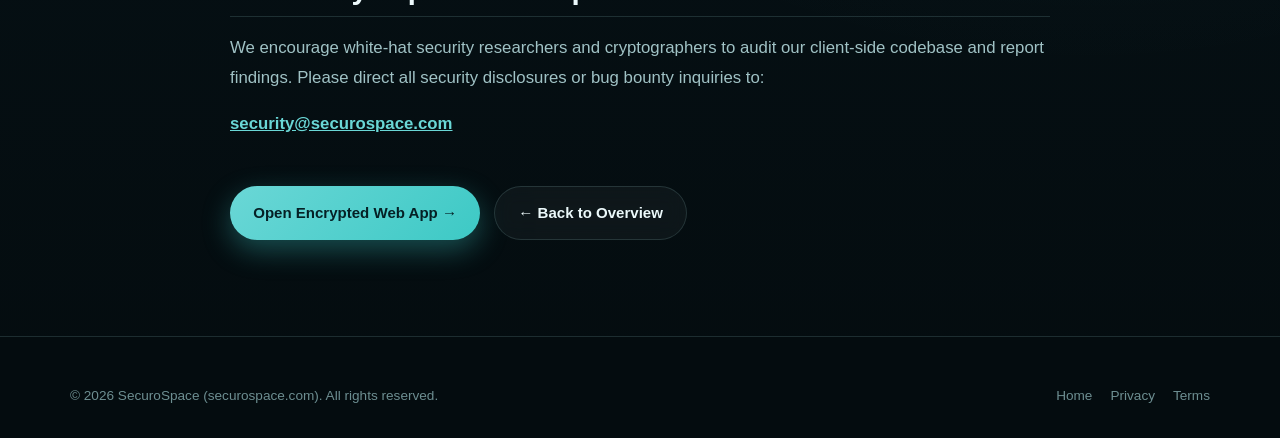
<file: security.html>
<!DOCTYPE html>
<html lang="en">
  <head>
    <meta charset="UTF-8" />
    <meta name="viewport" content="width=device-width, initial-scale=1.0" />
    <meta
      name="description"
      content="SecuroSpace Technical Security Whitepaper — Zero-knowledge architecture, AES-256-GCM cryptography, and local-first data protection on securospace.com."
    />
    <meta name="robots" content="index, follow" />
    <link rel="canonical" href="https://securospace.com/security.html" />
    <title>Security Architecture &amp; Cryptography Whitepaper | SecuroSpace</title>
    <link rel="icon" type="image/svg+xml" href="assets/favicon.svg" />
    <link rel="stylesheet" href="styles.css" />
  </head>
  <body>
    <!-- Site Header -->
    <header class="site-header">
      <div class="container nav-wrap">
        <a class="brand" href="index.html" aria-label="SecuroSpace home">
          <span class="brand-mark">S</span>
          <span>SecuroSpace <span class="brand-domain">.com</span></span>
        </a>

        <nav class="nav" aria-label="Main navigation">
          <a href="index.html#features">Features</a>
          <a href="app.html">Live App</a>
          <a href="security.html" class="active">Security Architecture</a>
          <a href="index.html#pricing">Pricing</a>
          <a href="index.html#faq">FAQ</a>
        </nav>

        <div class="nav-actions">
          <a class="secondary-button" href="app.html">Launch App</a>
          <a class="primary-button" href="mailto:security@securospace.com">Contact Security</a>
        </div>
      </div>
    </header>

    <main>
      <!-- Editorial Header -->
      <header class="editorial-header">
        <div class="container" style="max-width: 820px;">
          <p class="eyebrow">Technical Whitepaper &bull; Version 2.4</p>
          <h1 style="font-size: clamp(2.4rem, 4vw, 3.6rem); margin-bottom: 16px;">
            Zero-Knowledge Cryptography &amp; Data Isolation Specification
          </h1>
          <p class="lead">
            An in-depth technical analysis of SecuroSpace’s zero-knowledge architecture, client-side
            key derivation routines, threat modeling, and local-first data sovereignty on <code>securospace.com</code>.
          </p>
        </div>
      </header>

      <!-- Editorial Body -->
      <article class="container editorial-content">
        <div class="callout-box">
          <strong>Cryptographic Axiom</strong>
          <p>
            SecuroSpace operates under a strict Zero-Knowledge mandate: The server infrastructure never receives,
            processes, or stores plaintext user data, master passphrases, or unencrypted keys. Even under subpoena
            or total server compromise, user secrets cannot be reconstructed without client-side master keys.
          </p>
        </div>

        <h2>1. Threat Model &amp; Security Assumptions</h2>
        <p>
          Modern productivity tools collect unprecedented volumes of intimate personal intelligence: daily routines,
          active priorities, psychological habits, financial net worth, and digital credentials. In traditional SaaS
          architectures, this data sits in plaintext databases accessible to employees, rogue scripts, and legal warrants.
        </p>
        <p>
          SecuroSpace explicitly models against the following threat vectors:
        </p>
        <ul>
          <li><strong>Untrusted / Compromised Server Infrastructure:</strong> Host machines, cloud databases, and DNS routing are assumed to be potentially hostile or audited by third parties.</li>
          <li><strong>Network Interception &amp; Man-in-the-Middle (MITM):</strong> Traffic over the wire is guarded with TLS 1.3, HSTS, and authenticated encryption payload verification.</li>
          <li><strong>Data Leakage via Third-Party SDKs:</strong> SecuroSpace includes zero third-party telemetry, tracking pixels, ad networks, or social widgets.</li>
          <li><strong>Silent Ciphertext Tampering:</strong> Protected via Galois/Counter Mode (GCM) 128-bit authentication tags.</li>
        </ul>

        <h2>2. Cryptographic Primitives &amp; Key Derivation</h2>
        <p>
          SecuroSpace builds upon battle-tested, standardized cryptographic primitives implemented directly in native browser
          Web Cryptography APIs (W3C Recommendation).
        </p>

        <h3>A. Master Key Derivation (PBKDF2-HMAC-SHA256)</h3>
        <p>
          When a user initializes their vault on <code>securospace.com</code>, their Master Passphrase never leaves the device.
          A 256-bit symmetric Master Encryption Key (MEK) is derived using Password-Based Key Derivation Function 2:
        </p>
        <div style="background: rgba(0,0,0,0.4); padding: 18px; border-radius: var(--radius-sm); font-family: var(--font-mono); font-size: 0.88rem; border: 1px solid var(--line); color: var(--accent); margin: 16px 0;">
          MEK = PBKDF2(PRF: HMAC-SHA256, Password: UserPassphrase, Salt: CryptographicRandomSalt_16Bytes, Iterations: 600,000, KeyLength: 256)
        </div>
        <p>
          The 600,000 iteration threshold complies with current NIST SP 800-132 standards to defeat GPU/ASIC-based brute-force attacks.
        </p>

        <h3>B. Authenticated Symmetric Encryption (AES-256-GCM)</h3>
        <p>
          All individual records (tasks, habit streaks, ledger transactions, and credentials) are encrypted separately
          using Advanced Encryption Standard in Galois/Counter Mode:
        </p>
        <ul>
          <li><strong>Cipher:</strong> AES-256 (256-bit key length)</li>
          <li><strong>IV (Initialization Vector):</strong> 96-bit cryptographically secure random value generated per-record via <code>crypto.getRandomValues()</code>. IVs are never reused.</li>
          <li><strong>Auth Tag:</strong> 128-bit integrity authentication tag ensuring both confidentiality and authentic origin.</li>
        </ul>

        <h2>3. Interactive Browser Cryptography Demo</h2>
        <p>
          You can test browser Web Cryptography in real-time below. Notice how changing a single character completely alters the 256-bit hash (avalanche effect):
        </p>

        <div class="crypto-demo-box" style="margin: 24px 0;">
          <div class="box-title">
            <span>🔬 CLIENT-SIDE WEB CRYPTO REPL</span>
            <span>W3C COMPLIANT</span>
          </div>
          <input
            type="text"
            id="cryptoLiveInput"
            class="crypto-input"
            value="SecuroSpace client-side encryption test"
          />
          <div class="crypto-output-label">Generated SHA-256 Digest:</div>
          <div id="cryptoHashOutput" class="crypto-hash-result">Calculating...</div>
        </div>

        <h2>4. Architecture Comparison: SecuroSpace vs Traditional Tools</h2>
        <div style="overflow-x: auto; margin: 24px 0;">
          <table class="finance-table" style="background: rgba(255,255,255,0.02); border-radius: var(--radius-md);">
            <thead>
              <tr>
                <th>Security Parameter</th>
                <th>Standard Cloud Apps</th>
                <th>SecuroSpace Life OS</th>
              </tr>
            </thead>
            <tbody>
              <tr>
                <td><strong>Encryption Custody</strong></td>
                <td>Server-side (Provider holds keys)</td>
                <td style="color: var(--accent); font-weight: bold;">Client-side (User holds keys)</td>
              </tr>
              <tr>
                <td><strong>Zero-Knowledge Tasks &amp; Habits</strong></td>
                <td>No (Readable by database admins)</td>
                <td style="color: var(--accent); font-weight: bold;">Yes (End-to-end encrypted)</td>
              </tr>
              <tr>
                <td><strong>Financial Ledger Privacy</strong></td>
                <td>Aggregated via third-party scrapers</td>
                <td style="color: var(--accent); font-weight: bold;">Isolated on device, zero bank scraping</td>
              </tr>
              <tr>
                <td><strong>Offline Capability</strong></td>
                <td>Limited or disabled</td>
                <td style="color: var(--accent); font-weight: bold;">100% functional offline</td>
              </tr>
              <tr>
                <td><strong>Data Portability</strong></td>
                <td>Proprietary silos</td>
                <td style="color: var(--accent); font-weight: bold;">Open JSON &amp; AES portable backups</td>
              </tr>
            </tbody>
          </table>
        </div>

        <h2>5. Domain Infrastructure &amp; Network Protection</h2>
        <p>
          The official website and web app are delivered over <code>https://securospace.com/</code> with:
        </p>
        <ul>
          <li><strong>HSTS (HTTP Strict Transport Security):</strong> Preload-ready header forcing all traffic through encrypted TLS channels.</li>
          <li><strong>DNSSEC &amp; CAA Records:</strong> Restricting SSL certificate issuance to trusted Certificate Authorities.</li>
          <li><strong>Static Delivery:</strong> Zero dynamic backend PHP or Node scripting that could introduce remote code execution vulnerabilities.</li>
        </ul>

        <h2>6. Security Inquiries &amp; Responsible Disclosure</h2>
        <p>
          We encourage white-hat security researchers and cryptographers to audit our client-side codebase and report findings.
          Please direct all security disclosures or bug bounty inquiries to:
        </p>
        <p>
          <a href="mailto:security@securospace.com" style="color: var(--accent); font-weight: bold; text-decoration: underline;">
            security@securospace.com
          </a>
        </p>

        <div style="margin-top: 48px; display: flex; gap: 14px;">
          <a href="app.html" class="primary-button">Open Encrypted Web App →</a>
          <a href="index.html" class="secondary-button">← Back to Overview</a>
        </div>
      </article>
    </main>

    <!-- Site Footer -->
    <footer class="site-footer">
      <div class="container footer-bottom-bar" style="border: none; padding-top: 0;">
        <div>
          <span>© <span id="year">2026</span> SecuroSpace (securospace.com). All rights reserved.</span>
        </div>
        <div style="display: flex; gap: 18px;">
          <a href="index.html" style="color: var(--muted-soft);">Home</a>
          <a href="privacy.html" style="color: var(--muted-soft);">Privacy</a>
          <a href="terms.html" style="color: var(--muted-soft);">Terms</a>
        </div>
      </div>
    </footer>

    <script src="script.js"></script>
  </body>
</html>
</file>
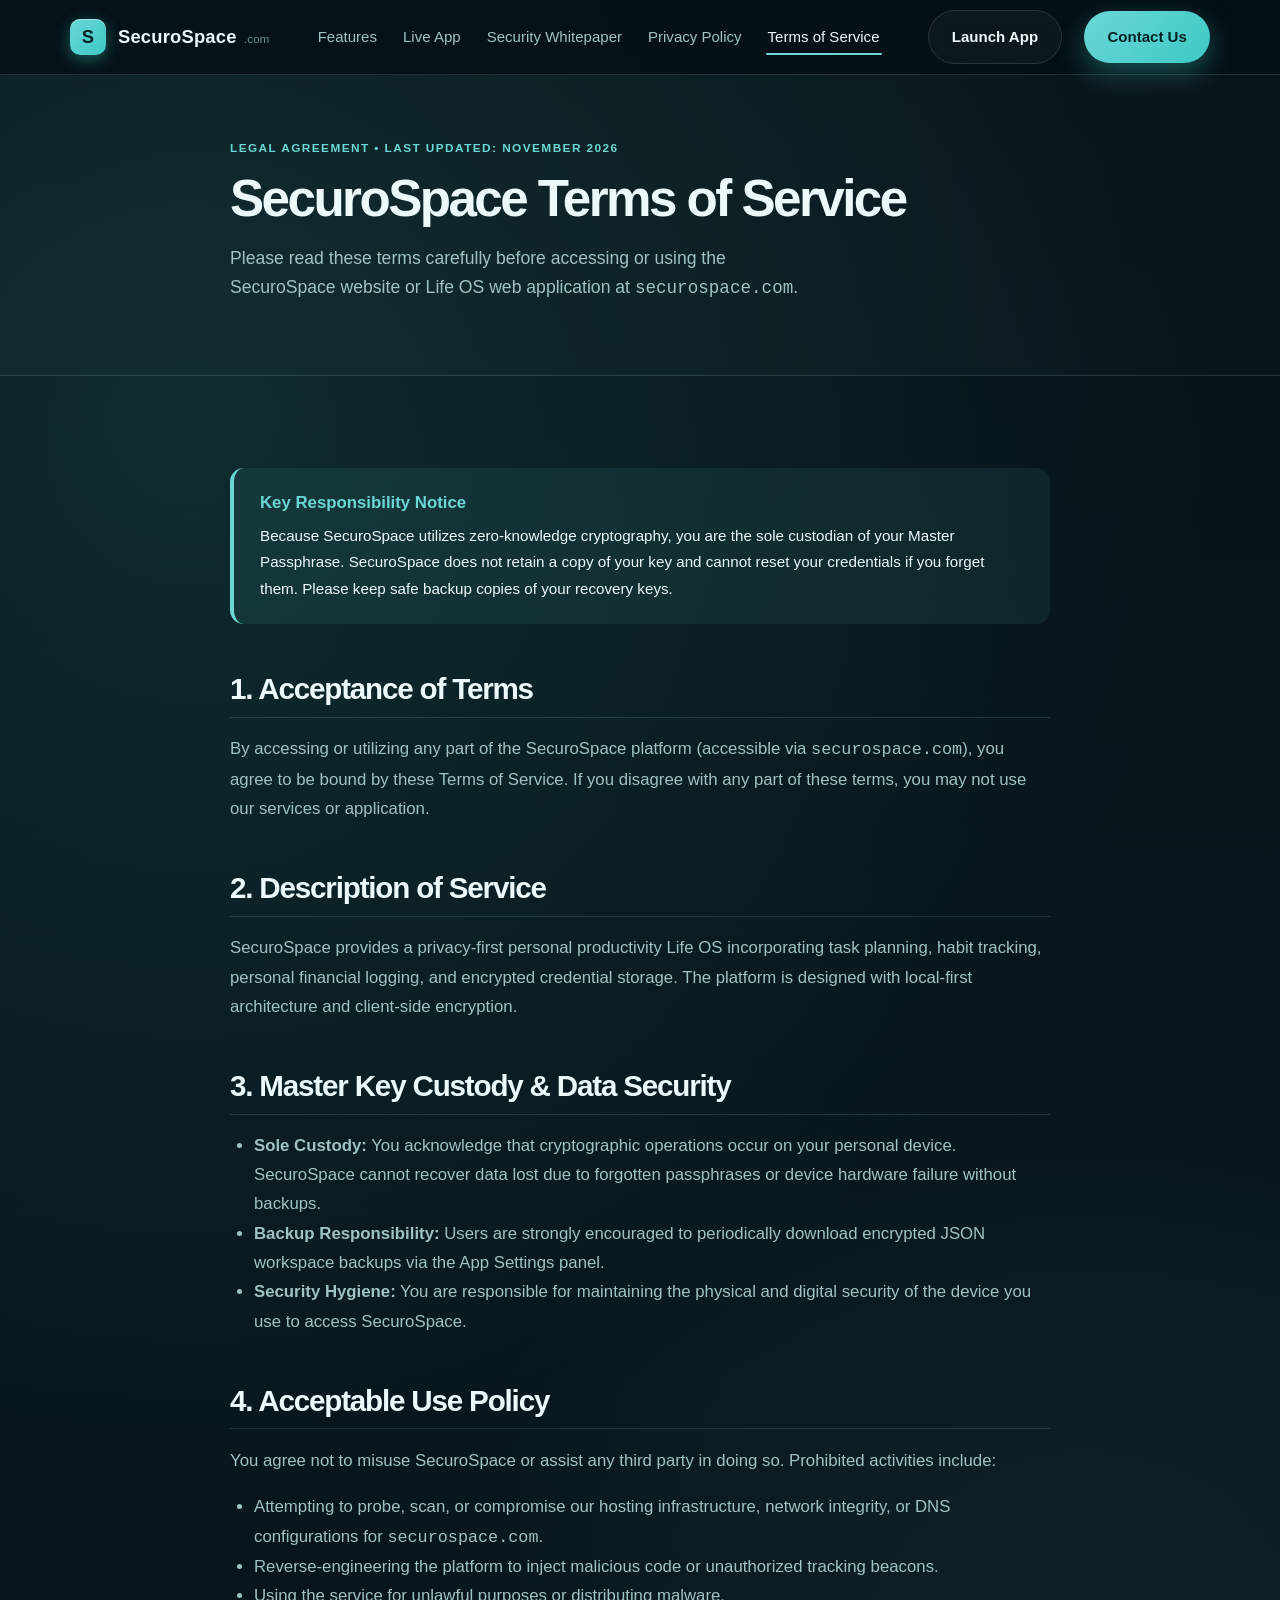
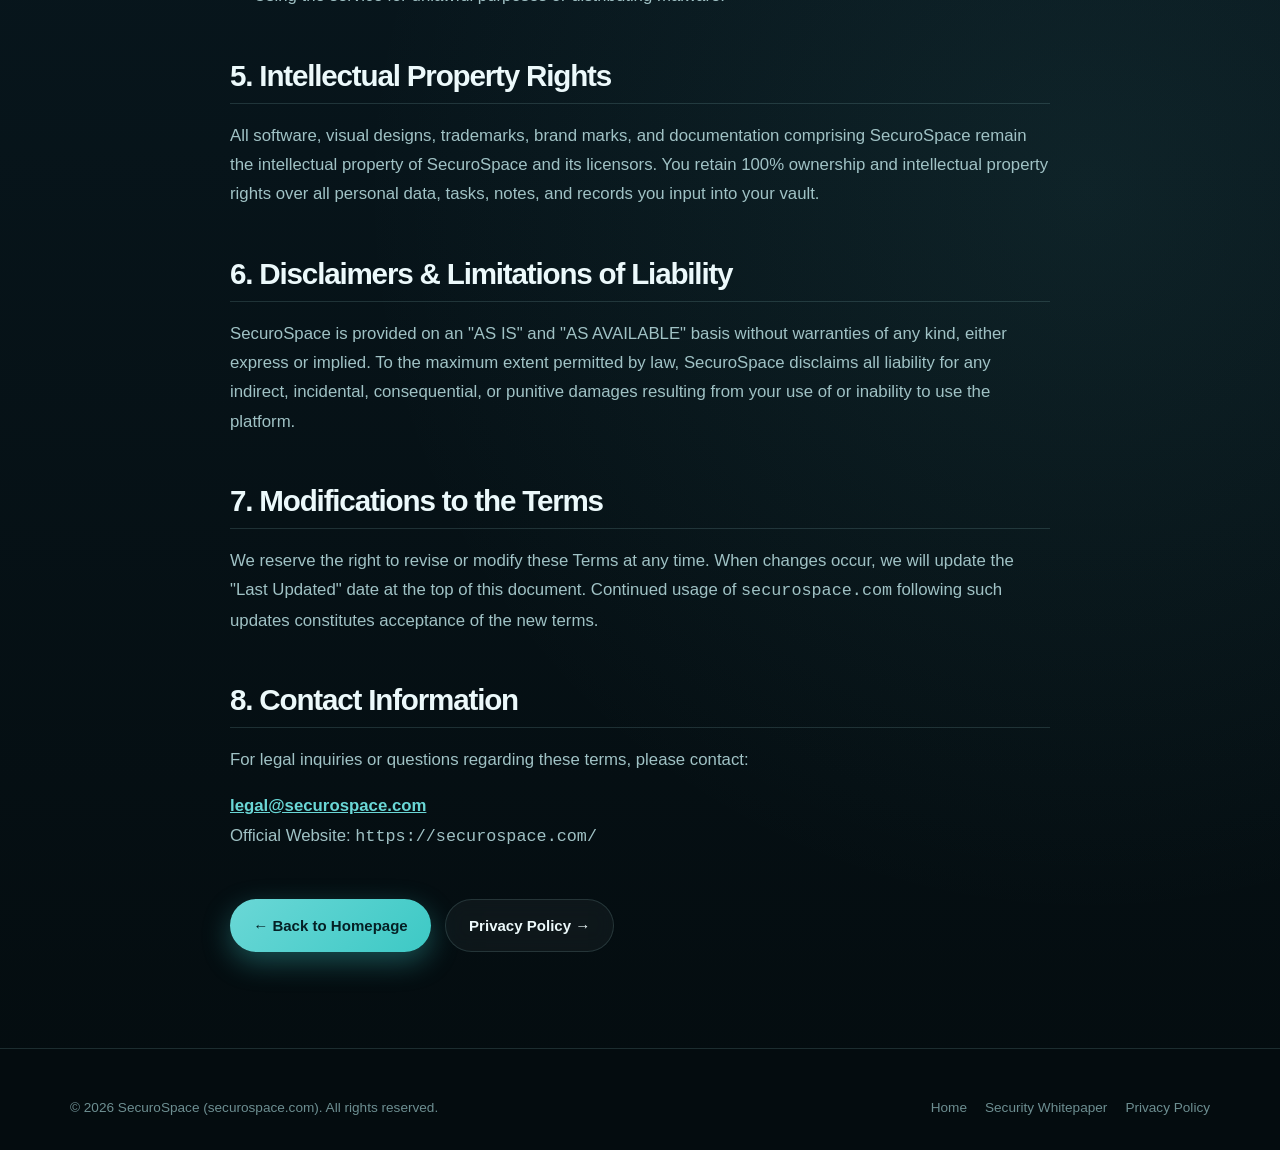
<file: terms.html>
<!DOCTYPE html>
<html lang="en">
  <head>
    <meta charset="UTF-8" />
    <meta name="viewport" content="width=device-width, initial-scale=1.0" />
    <meta
      name="description"
      content="SecuroSpace Terms of Service — Transparent guidelines, user responsibilities, and master key custody for securospace.com."
    />
    <meta name="robots" content="index, follow" />
    <link rel="canonical" href="https://securospace.com/terms.html" />
    <title>Terms of Service | SecuroSpace</title>
    <link rel="icon" type="image/svg+xml" href="assets/favicon.svg" />
    <link rel="stylesheet" href="styles.css" />
  </head>
  <body>
    <!-- Site Header -->
    <header class="site-header">
      <div class="container nav-wrap">
        <a class="brand" href="index.html" aria-label="SecuroSpace home">
          <span class="brand-mark">S</span>
          <span>SecuroSpace <span class="brand-domain">.com</span></span>
        </a>

        <nav class="nav" aria-label="Main navigation">
          <a href="index.html#features">Features</a>
          <a href="app.html">Live App</a>
          <a href="security.html">Security Whitepaper</a>
          <a href="privacy.html">Privacy Policy</a>
          <a href="terms.html" class="active">Terms of Service</a>
        </nav>

        <div class="nav-actions">
          <a class="secondary-button" href="app.html">Launch App</a>
          <a class="primary-button" href="mailto:hello@securospace.com">Contact Us</a>
        </div>
      </div>
    </header>

    <main>
      <header class="editorial-header">
        <div class="container" style="max-width: 820px;">
          <p class="eyebrow">Legal Agreement &bull; Last Updated: November 2026</p>
          <h1 style="font-size: clamp(2.4rem, 4vw, 3.6rem); margin-bottom: 16px;">
            SecuroSpace Terms of Service
          </h1>
          <p class="lead">
            Please read these terms carefully before accessing or using the SecuroSpace website
            or Life OS web application at <code>securospace.com</code>.
          </p>
        </div>
      </header>

      <article class="container editorial-content">
        <div class="callout-box">
          <strong>Key Responsibility Notice</strong>
          <p>
            Because SecuroSpace utilizes zero-knowledge cryptography, you are the sole custodian of your
            Master Passphrase. SecuroSpace does not retain a copy of your key and cannot reset your credentials
            if you forget them. Please keep safe backup copies of your recovery keys.
          </p>
        </div>

        <h2>1. Acceptance of Terms</h2>
        <p>
          By accessing or utilizing any part of the SecuroSpace platform (accessible via <code>securospace.com</code>),
          you agree to be bound by these Terms of Service. If you disagree with any part of these terms, you may not
          use our services or application.
        </p>

        <h2>2. Description of Service</h2>
        <p>
          SecuroSpace provides a privacy-first personal productivity Life OS incorporating task planning, habit
          tracking, personal financial logging, and encrypted credential storage. The platform is designed with
          local-first architecture and client-side encryption.
        </p>

        <h2>3. Master Key Custody &amp; Data Security</h2>
        <ul>
          <li><strong>Sole Custody:</strong> You acknowledge that cryptographic operations occur on your personal device. SecuroSpace cannot recover data lost due to forgotten passphrases or device hardware failure without backups.</li>
          <li><strong>Backup Responsibility:</strong> Users are strongly encouraged to periodically download encrypted JSON workspace backups via the App Settings panel.</li>
          <li><strong>Security Hygiene:</strong> You are responsible for maintaining the physical and digital security of the device you use to access SecuroSpace.</li>
        </ul>

        <h2>4. Acceptable Use Policy</h2>
        <p>
          You agree not to misuse SecuroSpace or assist any third party in doing so. Prohibited activities include:
        </p>
        <ul>
          <li>Attempting to probe, scan, or compromise our hosting infrastructure, network integrity, or DNS configurations for <code>securospace.com</code>.</li>
          <li>Reverse-engineering the platform to inject malicious code or unauthorized tracking beacons.</li>
          <li>Using the service for unlawful purposes or distributing malware.</li>
        </ul>

        <h2>5. Intellectual Property Rights</h2>
        <p>
          All software, visual designs, trademarks, brand marks, and documentation comprising SecuroSpace
          remain the intellectual property of SecuroSpace and its licensors. You retain 100% ownership and
          intellectual property rights over all personal data, tasks, notes, and records you input into your vault.
        </p>

        <h2>6. Disclaimers &amp; Limitations of Liability</h2>
        <p>
          SecuroSpace is provided on an "AS IS" and "AS AVAILABLE" basis without warranties of any kind, either
          express or implied. To the maximum extent permitted by law, SecuroSpace disclaims all liability for any
          indirect, incidental, consequential, or punitive damages resulting from your use of or inability to use
          the platform.
        </p>

        <h2>7. Modifications to the Terms</h2>
        <p>
          We reserve the right to revise or modify these Terms at any time. When changes occur, we will update the
          "Last Updated" date at the top of this document. Continued usage of <code>securospace.com</code> following
          such updates constitutes acceptance of the new terms.
        </p>

        <h2>8. Contact Information</h2>
        <p>
          For legal inquiries or questions regarding these terms, please contact:
        </p>
        <p>
          <a href="mailto:legal@securospace.com" style="color: var(--accent); font-weight: bold; text-decoration: underline;">
            legal@securospace.com
          </a>
          <br />
          Official Website: <code>https://securospace.com/</code>
        </p>

        <div style="margin-top: 48px; display: flex; gap: 14px;">
          <a href="index.html" class="primary-button">← Back to Homepage</a>
          <a href="privacy.html" class="secondary-button">Privacy Policy →</a>
        </div>
      </article>
    </main>

    <!-- Site Footer -->
    <footer class="site-footer">
      <div class="container footer-bottom-bar" style="border: none; padding-top: 0;">
        <div>
          <span>© <span id="year">2026</span> SecuroSpace (securospace.com). All rights reserved.</span>
        </div>
        <div style="display: flex; gap: 18px;">
          <a href="index.html" style="color: var(--muted-soft);">Home</a>
          <a href="security.html" style="color: var(--muted-soft);">Security Whitepaper</a>
          <a href="privacy.html" style="color: var(--muted-soft);">Privacy Policy</a>
        </div>
      </div>
    </footer>

    <script src="script.js"></script>
  </body>
</html>
</file>
<file: styles.css>
:root {
  --bg: #07151a;
  --bg-deep: #040c0f;
  --bg-soft: #0c1c22;
  --panel: rgba(13, 28, 34, 0.85);
  --panel-strong: #12272e;
  --panel-hover: #16313a;
  --line: rgba(160, 216, 219, 0.16);
  --line-strong: rgba(160, 216, 219, 0.35);
  --text: #ecf9fb;
  --muted: #a0c2c5;
  --muted-soft: #6d8e91;
  --accent: #6ad7d6;
  --accent-strong: #3dc9c5;
  --accent-soft: rgba(106, 215, 214, 0.14);
  --accent-glow: rgba(106, 215, 214, 0.35);
  --highlight: #f0c97a;
  --highlight-soft: rgba(240, 201, 122, 0.15);
  --success: #58d68d;
  --success-soft: rgba(88, 214, 141, 0.15);
  --danger: #ec6a68;
  --danger-soft: rgba(236, 106, 104, 0.15);
  --shadow-sm: 0 4px 12px rgba(2, 18, 21, 0.3);
  --shadow: 0 20px 50px rgba(2, 18, 21, 0.55);
  --shadow-glow: 0 0 35px rgba(61, 201, 197, 0.25);
  --radius-sm: 8px;
  --radius-md: 14px;
  --radius-lg: 20px;
  --radius-xl: 28px;
  --font-sans: 'Inter', -apple-system, BlinkMacSystemFont, 'Segoe UI', Roboto, sans-serif;
  --font-mono: 'JetBrains Mono', 'Fira Code', Consolas, monospace;
}

* {
  box-sizing: border-box;
}

html {
  scroll-behavior: smooth;
  font-size: 16px;
}

body {
  margin: 0;
  font-family: var(--font-sans);
  background:
    radial-gradient(circle at 15% 15%, rgba(61, 201, 197, 0.14), transparent 40%),
    radial-gradient(circle at 85% 65%, rgba(106, 215, 214, 0.08), transparent 35%),
    linear-gradient(180deg, #051015 0%, #08171e 50%, #040c0f 100%);
  color: var(--text);
  line-height: 1.6;
  min-height: 100vh;
  -webkit-font-smoothing: antialiased;
}

a {
  color: inherit;
  text-decoration: none;
}

img {
  max-width: 100%;
  display: block;
}

button, input, select, textarea {
  font-family: inherit;
  color: inherit;
}

.container {
  width: min(1140px, calc(100% - 32px));
  margin: 0 auto;
}

/* ==========================================================================
   Navigation Header & Mobile Drawer
   ========================================================================== */

.site-header {
  position: sticky;
  top: 0;
  z-index: 100;
  backdrop-filter: blur(20px);
  -webkit-backdrop-filter: blur(20px);
  background: rgba(6, 17, 21, 0.82);
  border-bottom: 1px solid var(--line);
  transition: background 0.3s ease, border-color 0.3s ease;
}

.nav-wrap {
  display: flex;
  align-items: center;
  justify-content: space-between;
  min-height: 74px;
  gap: 24px;
}

.brand {
  display: inline-flex;
  align-items: center;
  gap: 12px;
  font-weight: 700;
  letter-spacing: 0.01em;
  font-size: 1.15rem;
  transition: opacity 0.2s ease;
}

.brand:hover {
  opacity: 0.9;
}

.brand-mark {
  width: 36px;
  height: 36px;
  display: inline-flex;
  align-items: center;
  justify-content: center;
  border-radius: 10px;
  background: linear-gradient(135deg, var(--accent), var(--accent-strong));
  color: #062228;
  font-size: 1.15rem;
  font-weight: 900;
  box-shadow: 0 4px 15px rgba(61, 201, 197, 0.4), inset 0 1px 0 rgba(255, 255, 255, 0.4);
}

.brand-domain {
  font-size: 0.72rem;
  color: var(--muted-soft);
  font-weight: 500;
  margin-left: 2px;
}

.nav,
.nav-actions {
  display: flex;
  align-items: center;
  gap: 22px;
}

.nav a {
  color: var(--muted);
  font-size: 0.94rem;
  font-weight: 500;
  transition: color 0.2s ease;
  position: relative;
  padding: 6px 2px;
}

.nav a:hover,
.nav a.active {
  color: var(--text);
}

.nav a.active::after {
  content: "";
  position: absolute;
  bottom: 0;
  left: 0;
  right: 0;
  height: 2px;
  background: var(--accent);
  border-radius: 2px;
}

.nav-badge {
  font-size: 0.65rem;
  padding: 2px 6px;
  border-radius: 999px;
  background: var(--accent-soft);
  color: var(--accent);
  border: 1px solid var(--accent);
  margin-left: 4px;
  text-transform: uppercase;
  font-weight: 700;
}

/* Mobile Toggle Hamburger */
.mobile-toggle {
  display: none;
  background: none;
  border: none;
  cursor: pointer;
  padding: 8px;
  color: var(--text);
  border-radius: var(--radius-sm);
}

.mobile-toggle svg {
  width: 26px;
  height: 26px;
  display: block;
}

/* Mobile Drawer Overlay */
.mobile-drawer {
  display: none;
  position: fixed;
  top: 74px;
  left: 0;
  right: 0;
  bottom: 0;
  background: rgba(4, 12, 15, 0.96);
  backdrop-filter: blur(24px);
  z-index: 99;
  padding: 24px;
  flex-direction: column;
  gap: 16px;
  overflow-y: auto;
  border-bottom: 1px solid var(--line);
}

.mobile-drawer.open {
  display: flex;
}

.mobile-drawer a {
  padding: 14px 18px;
  font-size: 1.1rem;
  font-weight: 600;
  color: var(--text);
  border-radius: var(--radius-md);
  background: rgba(255, 255, 255, 0.03);
  border: 1px solid var(--line);
  display: flex;
  justify-content: space-between;
  align-items: center;
}

.mobile-drawer-actions {
  display: flex;
  flex-direction: column;
  gap: 12px;
  margin-top: 16px;
  padding-top: 16px;
  border-top: 1px solid var(--line);
}

/* ==========================================================================
   Buttons & Interactive Pills
   ========================================================================== */

.primary-button,
.secondary-button,
.link-button,
.outline-button {
  display: inline-flex;
  align-items: center;
  justify-content: center;
  gap: 8px;
  padding: 0.85rem 1.45rem;
  border-radius: 999px;
  font-weight: 600;
  font-size: 0.94rem;
  cursor: pointer;
  border: none;
  transition: all 0.2s cubic-bezier(0.16, 1, 0.3, 1);
  text-decoration: none;
}

.primary-button {
  background: linear-gradient(135deg, var(--accent), var(--accent-strong));
  color: #052025;
  box-shadow: 0 10px 28px rgba(61, 201, 197, 0.35);
}

.primary-button:hover {
  transform: translateY(-2px);
  box-shadow: 0 14px 32px rgba(61, 201, 197, 0.45);
}

.secondary-button {
  border: 1px solid var(--line);
  background: rgba(255, 255, 255, 0.04);
  color: var(--text);
  backdrop-filter: blur(10px);
}

.secondary-button:hover {
  border-color: var(--line-strong);
  background: rgba(255, 255, 255, 0.08);
  transform: translateY(-2px);
}

.outline-button {
  border: 1px solid var(--accent);
  background: transparent;
  color: var(--accent);
}

.outline-button:hover {
  background: var(--accent-soft);
  transform: translateY(-2px);
}

.link-button {
  color: var(--muted);
  background: transparent;
  padding: 0.85rem 1rem;
}

.link-button:hover {
  color: var(--text);
}

.button-icon {
  width: 16px;
  height: 16px;
}

/* ==========================================================================
   Hero Section & Live Interactive Preview
   ========================================================================== */

.hero {
  padding: 72px 0 56px;
  position: relative;
  overflow: hidden;
}

.hero-grid {
  display: grid;
  grid-template-columns: 1.05fr 0.95fr;
  align-items: center;
  gap: 48px;
}

.eyebrow-badge {
  display: inline-flex;
  align-items: center;
  gap: 8px;
  padding: 6px 14px;
  border-radius: 999px;
  background: var(--accent-soft);
  border: 1px solid rgba(106, 215, 214, 0.3);
  color: var(--accent);
  font-size: 0.76rem;
  font-weight: 700;
  letter-spacing: 0.08em;
  text-transform: uppercase;
  margin-bottom: 20px;
}

.eyebrow-badge .pulse-dot {
  width: 8px;
  height: 8px;
  border-radius: 50%;
  background: var(--accent);
  box-shadow: 0 0 12px var(--accent);
  animation: pulse 2s infinite;
}

@keyframes pulse {
  0% { transform: scale(0.95); box-shadow: 0 0 0 0 rgba(106, 215, 214, 0.7); }
  70% { transform: scale(1); box-shadow: 0 0 0 8px rgba(106, 215, 214, 0); }
  100% { transform: scale(0.95); box-shadow: 0 0 0 0 rgba(106, 215, 214, 0); }
}

h1 {
  margin: 0 0 20px;
  font-size: clamp(2.6rem, 4.8vw, 4.4rem);
  line-height: 1.06;
  letter-spacing: -0.05em;
  font-weight: 800;
}

.gradient-text {
  background: linear-gradient(135deg, var(--text) 30%, var(--accent) 100%);
  -webkit-background-clip: text;
  -webkit-text-fill-color: transparent;
}

.lead {
  max-width: 580px;
  color: var(--muted);
  font-size: 1.1rem;
  line-height: 1.65;
  margin-bottom: 32px;
}

.cta-row {
  display: flex;
  flex-wrap: wrap;
  gap: 14px;
  margin-bottom: 32px;
}

.trust-list {
  list-style: none;
  display: flex;
  flex-wrap: wrap;
  gap: 20px;
  padding: 0;
  margin: 0;
  color: var(--muted);
  font-size: 0.92rem;
}

.trust-list li {
  display: inline-flex;
  align-items: center;
  gap: 8px;
}

.trust-check {
  color: var(--accent);
  font-weight: bold;
}

/* Hero Visual / Interactive Preview Card */
.hero-visual {
  display: flex;
  justify-content: center;
  width: 100%;
}

.dashboard-card {
  width: min(100%, 560px);
  border-radius: var(--radius-xl);
  border: 1px solid var(--line);
  background: linear-gradient(180deg, rgba(16, 34, 40, 0.95), rgba(10, 22, 26, 0.92));
  box-shadow: var(--shadow);
  backdrop-filter: blur(16px);
  overflow: hidden;
  position: relative;
}

.card-header-bar {
  display: flex;
  align-items: center;
  justify-content: space-between;
  padding: 14px 20px;
  border-bottom: 1px solid var(--line);
  background: rgba(255, 255, 255, 0.02);
}

.window-dots {
  display: flex;
  gap: 8px;
}

.dot {
  width: 11px;
  height: 11px;
  border-radius: 50%;
}

.dot-red { background: var(--danger); }
.dot-yellow { background: var(--highlight); }
.dot-green { background: var(--success); }

.card-status-pill {
  font-size: 0.72rem;
  color: var(--accent);
  background: var(--accent-soft);
  padding: 3px 10px;
  border-radius: 999px;
  display: flex;
  align-items: center;
  gap: 6px;
  font-family: var(--font-mono);
}

/* Interactive Tabs on Hero Card */
.preview-tabs {
  display: flex;
  padding: 12px 16px;
  gap: 8px;
  border-bottom: 1px solid var(--line);
  background: rgba(0, 0, 0, 0.2);
  overflow-x: auto;
}

.preview-tab-btn {
  background: transparent;
  border: 1px solid transparent;
  color: var(--muted);
  font-size: 0.82rem;
  font-weight: 600;
  padding: 6px 14px;
  border-radius: 999px;
  cursor: pointer;
  transition: all 0.2s ease;
  white-space: nowrap;
}

.preview-tab-btn:hover {
  color: var(--text);
  background: rgba(255, 255, 255, 0.04);
}

.preview-tab-btn.active {
  color: var(--text);
  background: var(--accent-soft);
  border-color: rgba(106, 215, 214, 0.4);
}

.preview-tab-pane {
  display: none;
  padding: 22px;
  animation: fadeIn 0.25s ease-in-out;
}

.preview-tab-pane.active {
  display: block;
}

@keyframes fadeIn {
  from { opacity: 0; transform: translateY(6px); }
  to { opacity: 1; transform: translateY(0); }
}

/* Hero Mini Panels */
.overview-grid {
  display: grid;
  grid-template-columns: 1fr 1fr;
  gap: 14px;
}

.mini-panel {
  padding: 16px;
  border-radius: var(--radius-md);
  background: rgba(255, 255, 255, 0.03);
  border: 1px solid var(--line);
  position: relative;
}

.mini-panel.accent {
  background: linear-gradient(135deg, rgba(106, 215, 214, 0.16), rgba(61, 201, 197, 0.04));
  border-color: rgba(106, 215, 214, 0.35);
}

.mini-panel.wide {
  grid-column: 1 / -1;
}

.mini-panel p,
.mini-panel span {
  margin: 0;
  color: var(--muted);
  font-size: 0.85rem;
}

.mini-panel strong {
  display: block;
  margin: 8px 0 2px;
  font-size: 1.7rem;
  line-height: 1.1;
  color: var(--text);
}

.interactive-todo-list {
  display: flex;
  flex-direction: column;
  gap: 8px;
  margin-top: 14px;
}

.todo-preview-item {
  display: flex;
  align-items: center;
  gap: 10px;
  padding: 8px 12px;
  border-radius: var(--radius-sm);
  background: rgba(255, 255, 255, 0.03);
  border: 1px solid var(--line);
  font-size: 0.88rem;
  cursor: pointer;
  transition: all 0.2s ease;
}

.todo-preview-item:hover {
  background: rgba(255, 255, 255, 0.06);
}

.todo-preview-item input[type="checkbox"] {
  accent-color: var(--accent);
  cursor: pointer;
}

.todo-preview-item.done {
  text-decoration: line-through;
  opacity: 0.55;
}

/* Habit Heatmap row in preview */
.habit-streak-preview {
  display: flex;
  align-items: center;
  justify-content: space-between;
  padding: 10px 14px;
  border-radius: var(--radius-sm);
  background: rgba(255, 255, 255, 0.03);
  border: 1px solid var(--line);
  margin-top: 8px;
}

.habit-dots {
  display: flex;
  gap: 6px;
}

.habit-dot {
  width: 14px;
  height: 14px;
  border-radius: 4px;
  background: rgba(255, 255, 255, 0.08);
}

.habit-dot.completed {
  background: var(--accent);
  box-shadow: 0 0 6px rgba(106, 215, 214, 0.5);
}

/* Password Vault Preview */
.vault-preview-card {
  padding: 14px;
  border-radius: var(--radius-md);
  background: rgba(0, 0, 0, 0.25);
  border: 1px solid var(--line);
  margin-bottom: 12px;
}

.vault-preview-row {
  display: flex;
  align-items: center;
  justify-content: space-between;
  margin-bottom: 8px;
}

.entropy-meter {
  height: 6px;
  border-radius: 999px;
  background: rgba(255, 255, 255, 0.1);
  overflow: hidden;
  margin: 6px 0;
}

.entropy-fill {
  height: 100%;
  width: 95%;
  background: linear-gradient(90deg, var(--highlight), var(--success));
}

/* Chart Bars */
.chart-bars {
  display: flex;
  align-items: end;
  gap: 10px;
  height: 130px;
  margin-top: 14px;
  padding: 14px 10px 8px;
  border-radius: var(--radius-md);
  background: rgba(0, 0, 0, 0.2);
  border: 1px solid var(--line);
}

.chart-bars span {
  flex: 1;
  min-width: 14px;
  border-radius: 6px 6px 0 0;
  background: linear-gradient(180deg, var(--accent), #7fd3d2);
  box-shadow: 0 4px 15px rgba(61, 201, 197, 0.28);
  transition: height 0.4s ease;
}

/* ==========================================================================
   Trust / Badges Section
   ========================================================================== */

.logos-section {
  border-top: 1px solid var(--line);
  border-bottom: 1px solid var(--line);
  background: rgba(255, 255, 255, 0.015);
  color: var(--muted);
  padding: 22px 0;
}

.logos-wrap {
  display: flex;
  align-items: center;
  justify-content: space-between;
  gap: 24px;
}

.logos-title {
  font-size: 0.86rem;
  font-weight: 600;
  color: var(--muted);
  white-space: nowrap;
}

.logo-row {
  display: flex;
  flex-wrap: wrap;
  gap: 28px;
  text-transform: uppercase;
  letter-spacing: 0.12em;
  font-size: 0.8rem;
  font-weight: 700;
  align-items: center;
}

.logo-tag {
  color: var(--muted-soft);
  transition: color 0.2s ease;
  display: inline-flex;
  align-items: center;
  gap: 6px;
}

.logo-tag:hover {
  color: var(--text);
}

/* ==========================================================================
   Common Section Styles
   ========================================================================== */

.section {
  padding: 92px 0;
  position: relative;
}

.alt-section {
  background: rgba(11, 23, 28, 0.8);
  border-top: 1px solid var(--line);
  border-bottom: 1px solid var(--line);
}

.section-heading {
  text-align: center;
  margin-bottom: 52px;
}

.section-heading.narrow {
  max-width: 760px;
  margin-left: auto;
  margin-right: auto;
}

.eyebrow {
  margin: 0 0 14px;
  color: var(--accent);
  letter-spacing: 0.12em;
  text-transform: uppercase;
  font-size: 0.74rem;
  font-weight: 700;
}

h2 {
  margin: 0 0 16px;
  font-size: clamp(2.1rem, 3.8vw, 3.2rem);
  letter-spacing: -0.04em;
  font-weight: 800;
  line-height: 1.15;
}

.section-lead {
  color: var(--muted);
  font-size: 1.08rem;
  max-width: 640px;
  margin: 0 auto;
}

/* ==========================================================================
   Features Grid & Interactive Cards
   ========================================================================== */

.feature-grid {
  display: grid;
  grid-template-columns: repeat(4, minmax(0, 1fr));
  gap: 24px;
}

.feature-card {
  border: 1px solid var(--line);
  background: rgba(255, 255, 255, 0.02);
  border-radius: var(--radius-lg);
  padding: 28px 24px;
  box-shadow: var(--shadow-sm);
  transition: all 0.25s cubic-bezier(0.16, 1, 0.3, 1);
  display: flex;
  flex-direction: column;
}

.feature-card:hover {
  transform: translateY(-4px);
  border-color: rgba(106, 215, 214, 0.4);
  background: rgba(255, 255, 255, 0.04);
  box-shadow: var(--shadow);
}

.feature-card .icon-wrap {
  width: 52px;
  height: 52px;
  border-radius: var(--radius-md);
  display: inline-flex;
  align-items: center;
  justify-content: center;
  background: var(--accent-soft);
  color: var(--accent);
  font-weight: 800;
  font-size: 1.35rem;
  margin-bottom: 20px;
  border: 1px solid rgba(106, 215, 214, 0.25);
}

.feature-card h3 {
  margin: 0 0 12px;
  font-size: 1.25rem;
  font-weight: 700;
  letter-spacing: -0.02em;
}

.feature-card p {
  color: var(--muted);
  font-size: 0.94rem;
  line-height: 1.6;
  margin-bottom: 20px;
  flex-grow: 1;
}

.feature-card-footer {
  font-size: 0.82rem;
  color: var(--accent);
  font-weight: 600;
  display: flex;
  align-items: center;
  gap: 6px;
}

/* Deep Dive Split Row */
.split-feature-row {
  display: grid;
  grid-template-columns: 1fr 1fr;
  gap: 48px;
  align-items: center;
  margin-top: 64px;
  padding: 40px;
  border-radius: var(--radius-xl);
  background: rgba(255, 255, 255, 0.02);
  border: 1px solid var(--line);
}

.split-feature-row.reverse {
  grid-template-columns: 1fr 1fr;
  direction: rtl;
}

.split-feature-row.reverse > * {
  direction: ltr;
}

.split-copy h3 {
  font-size: 1.8rem;
  font-weight: 800;
  letter-spacing: -0.03em;
  margin: 0 0 16px;
}

.split-bullets {
  list-style: none;
  padding: 0;
  margin: 20px 0 0;
  display: grid;
  gap: 12px;
}

.split-bullets li {
  display: flex;
  align-items: flex-start;
  gap: 10px;
  color: var(--muted);
  font-size: 0.95rem;
}

.split-bullets li svg {
  color: var(--accent);
  width: 18px;
  height: 18px;
  flex-shrink: 0;
  margin-top: 3px;
}

/* ==========================================================================
   Security Section & Pipeline Diagram
   ========================================================================== */

.split-layout {
  display: grid;
  grid-template-columns: 1fr 1fr;
  gap: 48px;
  align-items: center;
}

.security-points {
  display: grid;
  gap: 18px;
}

.security-step-card {
  padding: 22px 24px;
  border-radius: var(--radius-lg);
  border: 1px solid var(--line);
  background: rgba(255, 255, 255, 0.02);
  display: flex;
  gap: 18px;
  align-items: flex-start;
  transition: all 0.2s ease;
}

.security-step-card:hover {
  border-color: rgba(106, 215, 214, 0.35);
  background: rgba(255, 255, 255, 0.04);
}

.step-num {
  width: 32px;
  height: 32px;
  border-radius: 50%;
  background: var(--accent-soft);
  color: var(--accent);
  display: flex;
  align-items: center;
  justify-content: center;
  font-weight: 800;
  font-size: 0.88rem;
  border: 1px solid rgba(106, 215, 214, 0.3);
  flex-shrink: 0;
}

.step-content strong {
  display: block;
  font-size: 1.1rem;
  margin-bottom: 6px;
}

.step-content p {
  color: var(--muted);
  margin: 0;
  font-size: 0.92rem;
}

/* Interactive Crypto Playground Card */
.crypto-demo-box {
  padding: 24px;
  border-radius: var(--radius-xl);
  background: #051318;
  border: 1px solid var(--line);
  box-shadow: var(--shadow);
}

.crypto-demo-box .box-title {
  display: flex;
  align-items: center;
  justify-content: space-between;
  margin-bottom: 16px;
  font-family: var(--font-mono);
  font-size: 0.84rem;
  color: var(--accent);
}

.crypto-input {
  width: 100%;
  padding: 12px 16px;
  border-radius: var(--radius-sm);
  background: rgba(255, 255, 255, 0.04);
  border: 1px solid var(--line);
  color: var(--text);
  font-size: 0.95rem;
  margin-bottom: 14px;
}

.crypto-input:focus {
  outline: none;
  border-color: var(--accent);
}

.crypto-output-label {
  font-size: 0.76rem;
  color: var(--muted-soft);
  text-transform: uppercase;
  letter-spacing: 0.08em;
  margin-bottom: 6px;
}

.crypto-hash-result {
  font-family: var(--font-mono);
  font-size: 0.8rem;
  word-break: break-all;
  padding: 12px;
  border-radius: var(--radius-sm);
  background: rgba(0, 0, 0, 0.4);
  border: 1px solid var(--line);
  color: var(--accent);
}

/* ==========================================================================
   Stats Section
   ========================================================================== */

.stats-grid {
  display: grid;
  grid-template-columns: repeat(4, minmax(0, 1fr));
  gap: 20px;
}

.stats-card {
  padding: 30px 20px;
  text-align: center;
  border-radius: var(--radius-lg);
  border: 1px solid var(--line);
  background: rgba(255, 255, 255, 0.02);
  transition: transform 0.2s ease;
}

.stats-card:hover {
  transform: translateY(-2px);
  border-color: rgba(106, 215, 214, 0.3);
}

.stats-card strong {
  display: block;
  font-size: clamp(2rem, 3vw, 2.8rem);
  font-weight: 800;
  margin-bottom: 6px;
  letter-spacing: -0.04em;
  color: var(--text);
}

.stats-card strong.accent-stat {
  color: var(--accent);
}

.stats-card span {
  color: var(--muted);
  font-size: 0.9rem;
  font-weight: 500;
}

/* ==========================================================================
   Pricing Section & Billing Switcher
   ========================================================================== */

.billing-switch-wrap {
  display: flex;
  align-items: center;
  justify-content: center;
  gap: 14px;
  margin-bottom: 48px;
}

.billing-label {
  font-size: 0.95rem;
  font-weight: 600;
  color: var(--muted);
  cursor: pointer;
}

.billing-label.active {
  color: var(--text);
}

.switch {
  position: relative;
  display: inline-block;
  width: 52px;
  height: 28px;
}

.switch input {
  opacity: 0;
  width: 0;
  height: 0;
}

.slider {
  position: absolute;
  cursor: pointer;
  top: 0;
  left: 0;
  right: 0;
  bottom: 0;
  background-color: rgba(255, 255, 255, 0.15);
  transition: .3s cubic-bezier(0.16, 1, 0.3, 1);
  border-radius: 34px;
  border: 1px solid var(--line);
}

.slider:before {
  position: absolute;
  content: "";
  height: 20px;
  width: 20px;
  left: 3px;
  bottom: 3px;
  background-color: var(--text);
  transition: .3s cubic-bezier(0.16, 1, 0.3, 1);
  border-radius: 50%;
}

input:checked + .slider {
  background-color: var(--accent-strong);
}

input:checked + .slider:before {
  transform: translateX(24px);
  background-color: #062228;
}

.discount-badge {
  padding: 4px 10px;
  border-radius: 999px;
  background: var(--highlight-soft);
  color: var(--highlight);
  font-size: 0.72rem;
  font-weight: 800;
  border: 1px solid rgba(240, 201, 122, 0.3);
}

.pricing-grid {
  display: grid;
  grid-template-columns: repeat(3, minmax(0, 1fr));
  gap: 24px;
  align-items: stretch;
}

.price-card {
  position: relative;
  display: flex;
  flex-direction: column;
  gap: 20px;
  border: 1px solid var(--line);
  background: rgba(255, 255, 255, 0.02);
  border-radius: var(--radius-xl);
  padding: 34px 28px;
  box-shadow: var(--shadow-sm);
  transition: all 0.25s ease;
}

.price-card:hover {
  transform: translateY(-4px);
  border-color: rgba(160, 216, 219, 0.3);
}

.price-card.featured {
  border-color: rgba(106, 215, 214, 0.6);
  background: linear-gradient(180deg, rgba(106, 215, 214, 0.08), rgba(255, 255, 255, 0.02));
  box-shadow: var(--shadow-glow);
  transform: scale(1.02);
}

.price-card.featured:hover {
  transform: scale(1.02) translateY(-4px);
}

.badge {
  position: absolute;
  right: 24px;
  top: 24px;
  padding: 0.4rem 0.8rem;
  border-radius: 999px;
  background: var(--accent);
  color: #062228;
  font-size: 0.72rem;
  font-weight: 800;
  letter-spacing: 0.04em;
  text-transform: uppercase;
}

.plan-name {
  margin: 0;
  font-weight: 700;
  font-size: 1.25rem;
  color: var(--text);
}

.plan-desc {
  margin: -10px 0 0;
  color: var(--muted);
  font-size: 0.88rem;
}

.price {
  font-size: clamp(2.4rem, 3.2vw, 3.4rem);
  font-weight: 800;
  letter-spacing: -0.06em;
  line-height: 1;
}

.price span {
  font-size: 1rem;
  color: var(--muted);
  font-weight: 500;
  letter-spacing: normal;
}

.price-card ul {
  list-style: none;
  padding: 0;
  margin: 0;
  display: grid;
  gap: 12px;
  flex-grow: 1;
}

.price-card li {
  position: relative;
  padding-left: 24px;
  color: var(--muted);
  font-size: 0.94rem;
}

.price-card li::before {
  content: "✓";
  position: absolute;
  left: 0;
  color: var(--accent);
  font-weight: bold;
}

.price-card li.disabled {
  opacity: 0.4;
  text-decoration: line-through;
}

.price-card li.disabled::before {
  content: "✕";
  color: var(--muted-soft);
}

/* ==========================================================================
   Testimonials / Reviews Section
   ========================================================================== */

.testimonials-grid {
  display: grid;
  grid-template-columns: repeat(3, minmax(0, 1fr));
  gap: 24px;
}

.testimonial-card {
  padding: 28px;
  border-radius: var(--radius-lg);
  border: 1px solid var(--line);
  background: rgba(255, 255, 255, 0.02);
  display: flex;
  flex-direction: column;
  justify-content: space-between;
  gap: 20px;
}

.testimonial-card p {
  color: var(--text);
  font-size: 1rem;
  line-height: 1.6;
  margin: 0;
}

.testimonial-author {
  display: flex;
  align-items: center;
  gap: 12px;
}

.author-avatar {
  width: 44px;
  height: 44px;
  border-radius: 50%;
  background: var(--accent-soft);
  color: var(--accent);
  display: flex;
  align-items: center;
  justify-content: center;
  font-weight: 800;
  font-size: 1rem;
  border: 1px solid rgba(106, 215, 214, 0.3);
}

.author-info strong {
  display: block;
  font-size: 0.95rem;
}

.author-info span {
  font-size: 0.8rem;
  color: var(--muted);
}

/* ==========================================================================
   FAQ Section & Filter
   ========================================================================== */

.faq-search-wrap {
  max-width: 520px;
  margin: 0 auto 36px;
  position: relative;
}

.faq-search-input {
  width: 100%;
  padding: 14px 20px 14px 44px;
  border-radius: 999px;
  background: rgba(255, 255, 255, 0.04);
  border: 1px solid var(--line);
  color: var(--text);
  font-size: 0.95rem;
}

.faq-search-input:focus {
  outline: none;
  border-color: var(--accent);
  box-shadow: 0 0 15px rgba(106, 215, 214, 0.25);
}

.faq-search-icon {
  position: absolute;
  left: 16px;
  top: 50%;
  transform: translateY(-50%);
  color: var(--muted);
  width: 18px;
  height: 18px;
}

.faq-list {
  display: grid;
  gap: 14px;
  max-width: 820px;
  margin: 0 auto;
}

.faq-item {
  border-radius: var(--radius-md);
  border: 1px solid var(--line);
  background: rgba(255, 255, 255, 0.02);
  transition: all 0.2s ease;
  overflow: hidden;
}

.faq-item:hover {
  border-color: var(--line-strong);
}

.faq-item[open] {
  background: rgba(255, 255, 255, 0.04);
  border-color: rgba(106, 215, 214, 0.35);
}

.faq-item summary {
  padding: 20px 24px;
  cursor: pointer;
  font-weight: 600;
  font-size: 1.05rem;
  list-style: none;
  display: flex;
  align-items: center;
  justify-content: space-between;
}

.faq-item summary::-webkit-details-marker {
  display: none;
}

.faq-toggle-icon {
  font-size: 1.2rem;
  color: var(--accent);
  transition: transform 0.2s ease;
}

.faq-item[open] .faq-toggle-icon {
  transform: rotate(45deg);
}

.faq-item p {
  padding: 0 24px 20px;
  margin: 0;
  color: var(--muted);
  line-height: 1.65;
  font-size: 0.96rem;
}

/* ==========================================================================
   Footer
   ========================================================================== */

.site-footer {
  border-top: 1px solid var(--line);
  padding: 48px 0 36px;
  background: #040c0f;
}

.footer-grid {
  display: grid;
  grid-template-columns: 1.5fr 1fr 1fr 1fr;
  gap: 36px;
  margin-bottom: 40px;
}

.footer-brand-col p {
  color: var(--muted);
  font-size: 0.92rem;
  max-width: 300px;
  margin: 14px 0 18px;
}

.domain-pill {
  display: inline-flex;
  align-items: center;
  gap: 6px;
  padding: 4px 12px;
  border-radius: 999px;
  background: rgba(255, 255, 255, 0.04);
  border: 1px solid var(--line);
  font-size: 0.78rem;
  color: var(--muted);
  font-family: var(--font-mono);
}

.footer-col h4 {
  margin: 0 0 16px;
  font-size: 0.95rem;
  font-weight: 700;
  color: var(--text);
  letter-spacing: 0.02em;
}

.footer-links-list {
  list-style: none;
  padding: 0;
  margin: 0;
  display: grid;
  gap: 10px;
}

.footer-links-list a {
  color: var(--muted);
  font-size: 0.9rem;
  transition: color 0.2s ease;
}

.footer-links-list a:hover {
  color: var(--accent);
}

.footer-bottom-bar {
  display: flex;
  align-items: center;
  justify-content: space-between;
  padding-top: 24px;
  border-top: 1px solid var(--line);
  color: var(--muted-soft);
  font-size: 0.85rem;
  flex-wrap: wrap;
  gap: 16px;
}

/* ==========================================================================
   Modal Dialog Styles (Book Demo & Early Access)
   ========================================================================== */

.modal-backdrop {
  display: none;
  position: fixed;
  top: 0;
  left: 0;
  right: 0;
  bottom: 0;
  background: rgba(3, 10, 13, 0.82);
  backdrop-filter: blur(14px);
  z-index: 200;
  align-items: center;
  justify-content: center;
  padding: 20px;
}

.modal-backdrop.open {
  display: flex;
}

.modal-card {
  width: min(520px, 100%);
  border-radius: var(--radius-xl);
  background: #091a21;
  border: 1px solid var(--line-strong);
  box-shadow: var(--shadow);
  padding: 32px;
  position: relative;
  animation: modalScale 0.25s cubic-bezier(0.16, 1, 0.3, 1);
}

@keyframes modalScale {
  from { opacity: 0; transform: scale(0.92); }
  to { opacity: 1; transform: scale(1); }
}

.modal-close-btn {
  position: absolute;
  right: 20px;
  top: 20px;
  background: none;
  border: none;
  color: var(--muted);
  font-size: 1.4rem;
  cursor: pointer;
  padding: 6px;
  line-height: 1;
}

.modal-close-btn:hover {
  color: var(--text);
}

.modal-card h3 {
  margin: 0 0 8px;
  font-size: 1.6rem;
  font-weight: 800;
}

.modal-card p {
  color: var(--muted);
  font-size: 0.94rem;
  margin: 0 0 24px;
}

.form-group {
  margin-bottom: 16px;
}

.form-group label {
  display: block;
  font-size: 0.85rem;
  font-weight: 600;
  margin-bottom: 6px;
  color: var(--text);
}

.form-input,
.form-select,
.form-textarea {
  width: 100%;
  padding: 12px 14px;
  border-radius: var(--radius-sm);
  background: rgba(255, 255, 255, 0.04);
  border: 1px solid var(--line);
  color: var(--text);
  font-size: 0.95rem;
}

.form-input:focus,
.form-select:focus,
.form-textarea:focus {
  outline: none;
  border-color: var(--accent);
  box-shadow: 0 0 0 3px rgba(106, 215, 214, 0.2);
}

.modal-status-msg {
  display: none;
  margin-top: 16px;
  padding: 12px 16px;
  border-radius: var(--radius-sm);
  font-size: 0.9rem;
}

.modal-status-msg.success {
  display: block;
  background: var(--success-soft);
  color: var(--success);
  border: 1px solid rgba(88, 214, 141, 0.4);
}

/* ==========================================================================
   Toast Notification
   ========================================================================== */

.toast-notification {
  position: fixed;
  bottom: 24px;
  right: 24px;
  padding: 14px 20px;
  border-radius: var(--radius-md);
  background: #0e2730;
  border: 1px solid var(--accent);
  color: var(--text);
  box-shadow: var(--shadow);
  z-index: 300;
  display: flex;
  align-items: center;
  gap: 10px;
  font-size: 0.92rem;
  transform: translateY(100px);
  opacity: 0;
  transition: all 0.3s cubic-bezier(0.16, 1, 0.3, 1);
  pointer-events: none;
}

.toast-notification.show {
  transform: translateY(0);
  opacity: 1;
  pointer-events: auto;
}

/* ==========================================================================
   Web Application UI Styles (app.html)
   ========================================================================== */

.app-body {
  background: #040d11;
  min-height: 100vh;
  display: flex;
  flex-direction: column;
}

.app-layout {
  display: grid;
  grid-template-columns: 260px 1fr;
  min-height: 100vh;
}

.app-sidebar {
  background: #07161c;
  border-right: 1px solid var(--line);
  padding: 24px 18px;
  display: flex;
  flex-direction: column;
  gap: 24px;
}

.app-sidebar-nav {
  display: flex;
  flex-direction: column;
  gap: 6px;
  flex-grow: 1;
}

.app-nav-btn {
  display: flex;
  align-items: center;
  gap: 12px;
  padding: 12px 16px;
  border-radius: var(--radius-md);
  background: transparent;
  border: 1px solid transparent;
  color: var(--muted);
  font-size: 0.95rem;
  font-weight: 600;
  cursor: pointer;
  text-align: left;
  transition: all 0.2s ease;
  width: 100%;
}

.app-nav-btn:hover {
  color: var(--text);
  background: rgba(255, 255, 255, 0.03);
}

.app-nav-btn.active {
  color: var(--text);
  background: var(--accent-soft);
  border-color: rgba(106, 215, 214, 0.3);
}

.app-nav-btn .nav-icon {
  width: 20px;
  height: 20px;
}

.app-sidebar-footer {
  padding-top: 16px;
  border-top: 1px solid var(--line);
  display: flex;
  flex-direction: column;
  gap: 10px;
}

.vault-lock-indicator {
  display: flex;
  align-items: center;
  justify-content: space-between;
  padding: 8px 12px;
  border-radius: var(--radius-sm);
  background: rgba(0, 0, 0, 0.3);
  border: 1px solid var(--line);
  font-size: 0.76rem;
  font-family: var(--font-mono);
  color: var(--accent);
}

.app-main {
  padding: 32px 40px;
  overflow-y: auto;
}

.app-header {
  display: flex;
  align-items: center;
  justify-content: space-between;
  margin-bottom: 28px;
  gap: 16px;
  flex-wrap: wrap;
}

.app-title-group h2 {
  margin: 0;
  font-size: 1.85rem;
}

.app-title-group p {
  margin: 4px 0 0;
  color: var(--muted);
  font-size: 0.92rem;
}

.app-module-pane {
  display: none;
}

.app-module-pane.active {
  display: block;
  animation: fadeIn 0.2s ease;
}

/* Tasks Module */
.pomodoro-card {
  padding: 20px 24px;
  border-radius: var(--radius-lg);
  background: linear-gradient(135deg, rgba(106, 215, 214, 0.12), rgba(61, 201, 197, 0.03));
  border: 1px solid rgba(106, 215, 214, 0.3);
  display: flex;
  align-items: center;
  justify-content: space-between;
  margin-bottom: 28px;
  gap: 20px;
  flex-wrap: wrap;
}

.pomodoro-time {
  font-family: var(--font-mono);
  font-size: 2.8rem;
  font-weight: 800;
  color: var(--accent);
  line-height: 1;
}

.pomodoro-controls {
  display: flex;
  gap: 10px;
}

.tasks-add-bar {
  display: flex;
  gap: 12px;
  margin-bottom: 24px;
}

.task-list {
  display: flex;
  flex-direction: column;
  gap: 10px;
}

.task-row {
  display: flex;
  align-items: center;
  justify-content: space-between;
  padding: 14px 18px;
  border-radius: var(--radius-md);
  background: rgba(255, 255, 255, 0.02);
  border: 1px solid var(--line);
  transition: all 0.2s ease;
}

.task-row:hover {
  background: rgba(255, 255, 255, 0.04);
  border-color: rgba(160, 216, 219, 0.25);
}

.task-left {
  display: flex;
  align-items: center;
  gap: 14px;
}

.task-row.completed .task-title {
  text-decoration: line-through;
  color: var(--muted-soft);
}

.task-priority-tag {
  font-size: 0.72rem;
  padding: 2px 8px;
  border-radius: 999px;
  font-weight: 700;
  text-transform: uppercase;
}

.priority-high {
  background: var(--danger-soft);
  color: var(--danger);
  border: 1px solid rgba(236, 106, 104, 0.3);
}

.priority-med {
  background: var(--highlight-soft);
  color: var(--highlight);
  border: 1px solid rgba(240, 201, 122, 0.3);
}

.priority-low {
  background: var(--accent-soft);
  color: var(--accent);
  border: 1px solid rgba(106, 215, 214, 0.3);
}

/* Habit Tracker App Grid */
.habits-grid {
  display: grid;
  gap: 16px;
}

.habit-item-card {
  padding: 18px 22px;
  border-radius: var(--radius-lg);
  background: rgba(255, 255, 255, 0.02);
  border: 1px solid var(--line);
  display: flex;
  align-items: center;
  justify-content: space-between;
  gap: 20px;
  flex-wrap: wrap;
}

.habit-name-col strong {
  display: block;
  font-size: 1.1rem;
}

.habit-name-col span {
  font-size: 0.82rem;
  color: var(--muted);
}

.habit-week-grid {
  display: flex;
  gap: 8px;
}

.habit-day-btn {
  width: 36px;
  height: 36px;
  border-radius: 8px;
  background: rgba(255, 255, 255, 0.04);
  border: 1px solid var(--line);
  color: var(--muted);
  font-size: 0.78rem;
  font-weight: 700;
  display: flex;
  flex-direction: column;
  align-items: center;
  justify-content: center;
  cursor: pointer;
  transition: all 0.2s ease;
}

.habit-day-btn.done {
  background: var(--accent);
  color: #062228;
  border-color: var(--accent);
  box-shadow: 0 0 10px rgba(106, 215, 214, 0.4);
}

/* Finance App Module */
.finance-overview-cards {
  display: grid;
  grid-template-columns: repeat(3, minmax(0, 1fr));
  gap: 20px;
  margin-bottom: 28px;
}

.finance-card {
  padding: 22px;
  border-radius: var(--radius-lg);
  background: rgba(255, 255, 255, 0.02);
  border: 1px solid var(--line);
}

.finance-card p {
  margin: 0;
  color: var(--muted);
  font-size: 0.88rem;
}

.finance-card strong {
  display: block;
  margin-top: 8px;
  font-size: 1.8rem;
  font-weight: 800;
}

.finance-card.net strong {
  color: var(--accent);
}

.finance-card.income strong {
  color: var(--success);
}

.finance-card.expense strong {
  color: var(--danger);
}

.finance-table {
  width: 100%;
  border-collapse: collapse;
  margin-top: 16px;
}

.finance-table th,
.finance-table td {
  padding: 12px 16px;
  text-align: left;
  border-bottom: 1px solid var(--line);
  font-size: 0.92rem;
}

.finance-table th {
  color: var(--muted);
  font-weight: 600;
}

/* Vault App Module */
.vault-split {
  display: grid;
  grid-template-columns: 1.2fr 0.8fr;
  gap: 28px;
}

.vault-item-card {
  padding: 16px 20px;
  border-radius: var(--radius-md);
  background: rgba(255, 255, 255, 0.02);
  border: 1px solid var(--line);
  display: flex;
  align-items: center;
  justify-content: space-between;
  margin-bottom: 12px;
}

.password-generator-widget {
  padding: 24px;
  border-radius: var(--radius-lg);
  background: #091a21;
  border: 1px solid var(--line-strong);
}

.password-display-box {
  display: flex;
  align-items: center;
  justify-content: space-between;
  padding: 12px 16px;
  border-radius: var(--radius-sm);
  background: rgba(0, 0, 0, 0.4);
  border: 1px solid var(--line);
  font-family: var(--font-mono);
  font-size: 1.05rem;
  color: var(--accent);
  margin-bottom: 16px;
  word-break: break-all;
}

/* ==========================================================================
   Editorial / Whitepaper Styles (security.html, privacy.html, terms.html)
   ========================================================================== */

.editorial-header {
  padding: 64px 0 40px;
  border-bottom: 1px solid var(--line);
  background: rgba(255, 255, 255, 0.015);
}

.editorial-content {
  padding: 64px 0 96px;
  max-width: 820px;
  margin: 0 auto;
}

.editorial-content h2 {
  font-size: 1.85rem;
  margin-top: 48px;
  margin-bottom: 16px;
  border-bottom: 1px solid var(--line);
  padding-bottom: 10px;
}

.editorial-content h3 {
  font-size: 1.35rem;
  margin-top: 32px;
  margin-bottom: 12px;
}

.editorial-content p,
.editorial-content li {
  color: var(--muted);
  font-size: 1.05rem;
  line-height: 1.75;
}

.editorial-content ul {
  padding-left: 24px;
  margin-bottom: 24px;
}

.callout-box {
  padding: 22px 26px;
  border-radius: var(--radius-md);
  background: rgba(106, 215, 214, 0.08);
  border-left: 4px solid var(--accent);
  margin: 28px 0;
}

.callout-box strong {
  display: block;
  color: var(--accent);
  font-size: 1.05rem;
  margin-bottom: 6px;
}

.callout-box p {
  margin: 0;
  color: var(--text);
  font-size: 0.95rem;
}

/* 404 Page */
.error-page-wrap {
  min-height: 75vh;
  display: flex;
  flex-direction: column;
  align-items: center;
  justify-content: center;
  text-align: center;
  padding: 40px 20px;
}

.error-code {
  font-size: clamp(6rem, 14vw, 10rem);
  font-weight: 900;
  line-height: 1;
  letter-spacing: -0.06em;
  background: linear-gradient(135deg, var(--accent), var(--accent-strong));
  -webkit-background-clip: text;
  -webkit-text-fill-color: transparent;
  margin-bottom: 10px;
}

/* ==========================================================================
   Responsive Breakpoints
   ========================================================================== */

@media (max-width: 1024px) {
  .feature-grid,
  .stats-grid {
    grid-template-columns: repeat(2, 1fr);
  }

  .pricing-grid,
  .testimonials-grid,
  .finance-overview-cards {
    grid-template-columns: 1fr;
  }

  .price-card.featured {
    transform: none;
  }

  .footer-grid {
    grid-template-columns: 1fr 1fr;
  }

  .app-layout {
    grid-template-columns: 1fr;
  }

  .app-sidebar {
    display: none;
  }
}

@media (max-width: 900px) {
  .hero-grid,
  .split-layout,
  .split-feature-row,
  .split-feature-row.reverse,
  .vault-split {
    grid-template-columns: 1fr;
  }

  .nav,
  .nav-actions {
    display: none;
  }

  .mobile-toggle {
    display: block;
  }
}

@media (max-width: 640px) {
  .hero {
    padding-top: 48px;
  }

  .feature-grid,
  .stats-grid {
    grid-template-columns: 1fr;
  }

  .logos-wrap {
    flex-direction: column;
    align-items: flex-start;
  }

  .cta-row {
    flex-direction: column;
    align-items: stretch;
  }

  .primary-button,
  .secondary-button,
  .outline-button {
    width: 100%;
  }

  .footer-grid {
    grid-template-columns: 1fr;
  }

  .app-main {
    padding: 20px 16px;
  }
}
</file>
<file: android/app/src/main/assets/style.css>
@import url('https://fonts.googleapis.com/css2?family=Fira+Code:wght@400;500;700&family=Inter:wght@300;400;500;600;700;800&display=swap');

:root {
    --bg-main: #07080d;
    --bg-surface: rgba(18, 20, 32, 0.7);
    --bg-surface-opaque: #121420;
    --border-color: rgba(255, 255, 255, 0.08);
    --border-color-glow: rgba(124, 77, 255, 0.3);
    
    --color-primary: #7c4dff;
    --color-primary-glow: rgba(124, 77, 255, 0.4);
    --color-primary-hover: #9e7dff;
    
    --color-success: #00e676;
    --color-success-glow: rgba(0, 230, 118, 0.2);
    
    --color-warning: #ff9100;
    --color-warning-glow: rgba(255, 145, 0, 0.2);
    
    --color-danger: #ff4d4d;
    --color-danger-glow: rgba(255, 77, 77, 0.2);
    
    --text-primary: #f5f6fa;
    --text-secondary: #9094a6;
    --text-muted: #575a6c;
    
    --font-sans: 'Inter', -apple-system, BlinkMacSystemFont, "Segoe UI", Roboto, sans-serif;
    --font-mono: 'Fira Code', monospace;
    
    --transition-fast: 0.2s ease;
    --transition-normal: 0.3s cubic-bezier(0.4, 0, 0.2, 1);
    --shadow-neon: 0 0 15px rgba(124, 77, 255, 0.2);
    --shadow-neon-success: 0 0 15px rgba(0, 230, 118, 0.2);
}

* {
    box-sizing: border-box;
    margin: 0;
    padding: 0;
}

body {
    background-color: var(--bg-main);
    color: var(--text-primary);
    font-family: var(--font-sans);
    line-height: 1.5;
    overflow-x: hidden;
    min-height: 100vh;
    background-image: 
        radial-gradient(circle at 10% 20%, rgba(124, 77, 255, 0.08) 0%, transparent 40%),
        radial-gradient(circle at 90% 80%, rgba(0, 230, 118, 0.05) 0%, transparent 40%);
    background-attachment: fixed;
}

/* Custom Scrollbar */
::-webkit-scrollbar {
    width: 8px;
    height: 8px;
}
::-webkit-scrollbar-track {
    background: var(--bg-main);
}
::-webkit-scrollbar-thumb {
    background: #25283b;
    border-radius: 4px;
}
::-webkit-scrollbar-thumb:hover {
    background: var(--color-primary);
}

/* Utilities */
.glow-text {
    text-shadow: 0 0 10px var(--color-primary-glow);
}
.mono {
    font-family: var(--font-mono);
}

/* Main Layout */
#app-container {
    display: flex;
    flex-direction: column;
    min-height: 100vh;
}

header {
    display: flex;
    justify-content: space-between;
    align-items: center;
    padding: 1.25rem 2rem;
    background: rgba(10, 11, 18, 0.8);
    backdrop-filter: blur(12px);
    -webkit-backdrop-filter: blur(12px);
    border-bottom: 1px solid var(--border-color);
    position: sticky;
    top: 0;
    z-index: 100;
}

.logo {
    display: flex;
    align-items: center;
    gap: 0.75rem;
    font-size: 1.5rem;
    font-weight: 800;
    letter-spacing: -0.5px;
    background: linear-gradient(135deg, #fff 30%, var(--color-primary) 100%);
    -webkit-background-clip: text;
    -webkit-text-fill-color: transparent;
}

.logo svg {
    fill: var(--color-primary);
    filter: drop-shadow(0 0 5px var(--color-primary-glow));
}

.header-actions {
    display: flex;
    align-items: center;
    gap: 1rem;
}

/* Navigation Tabs */
.nav-tabs {
    display: flex;
    background: rgba(255, 255, 255, 0.03);
    padding: 0.25rem;
    border-radius: 30px;
    border: 1px solid var(--border-color);
}

.nav-tab {
    background: transparent;
    border: none;
    color: var(--text-secondary);
    padding: 0.6rem 1.25rem;
    font-family: var(--font-sans);
    font-weight: 600;
    font-size: 0.9rem;
    border-radius: 25px;
    cursor: pointer;
    transition: var(--transition-normal);
    display: flex;
    align-items: center;
    gap: 0.5rem;
}

.nav-tab:hover {
    color: var(--text-primary);
    background: rgba(255, 255, 255, 0.02);
}

.nav-tab.active {
    color: #fff;
    background: var(--color-primary);
    box-shadow: var(--shadow-neon);
}

/* Main Content Area */
main {
    flex: 1;
    padding: 2rem;
    max-width: 1400px;
    margin: 0 auto;
    width: 100%;
}

.view-section {
    display: none;
    animation: fadeIn var(--transition-normal);
}

.view-section.active {
    display: block;
}

@keyframes fadeIn {
    from { opacity: 0; transform: translateY(8px); }
    to { opacity: 1; transform: translateY(0); }
}

/* Glass Cards */
.glass-card {
    background: var(--bg-surface);
    backdrop-filter: blur(16px);
    -webkit-backdrop-filter: blur(16px);
    border: 1px solid var(--border-color);
    border-radius: 16px;
    padding: 1.5rem;
    box-shadow: 0 8px 32px 0 rgba(0, 0, 0, 0.3);
    transition: var(--transition-normal);
    position: relative;
    overflow: hidden;
}

.glass-card:hover {
    border-color: rgba(255, 255, 255, 0.12);
}

.glass-card.highlight {
    border-color: var(--border-color-glow);
}

.card-title {
    font-size: 1.15rem;
    font-weight: 700;
    margin-bottom: 1.25rem;
    color: #fff;
    display: flex;
    justify-content: space-between;
    align-items: center;
}

/* Grid System */
.dashboard-grid {
    display: grid;
    grid-template-columns: 2fr 1fr;
    gap: 1.5rem;
}

.grid-3-col {
    display: grid;
    grid-template-columns: repeat(3, 1fr);
    gap: 1.5rem;
    margin-bottom: 1.5rem;
}

.grid-2-col {
    display: grid;
    grid-template-columns: repeat(2, 1fr);
    gap: 1.5rem;
    margin-bottom: 1.5rem;
}

@media (max-width: 1024px) {
    .dashboard-grid, .grid-3-col, .grid-2-col {
        grid-template-columns: 1fr;
    }
}

/* Cryptographic Security Lock Screen */
#auth-overlay {
    position: fixed;
    top: 0;
    left: 0;
    width: 100vw;
    height: 100vh;
    background: rgba(5, 5, 8, 0.95);
    backdrop-filter: blur(25px);
    -webkit-backdrop-filter: blur(25px);
    display: flex;
    justify-content: center;
    align-items: center;
    z-index: 1000;
    transition: opacity var(--transition-normal);
}

.auth-card {
    width: 100%;
    max-width: 440px;
    padding: 2.5rem;
    text-align: center;
}

.auth-icon {
    width: 72px;
    height: 72px;
    background: rgba(124, 77, 255, 0.1);
    border: 1px solid var(--color-primary-glow);
    border-radius: 50%;
    display: flex;
    justify-content: center;
    align-items: center;
    margin: 0 auto 1.5rem;
    color: var(--color-primary);
    filter: drop-shadow(0 0 10px rgba(124, 77, 255, 0.2));
}

.auth-icon.locked {
    animation: pulseLock 2s infinite;
}

@keyframes pulseLock {
    0% { transform: scale(1); box-shadow: 0 0 0 0 rgba(124, 77, 255, 0.4); }
    70% { transform: scale(1.05); box-shadow: 0 0 0 12px rgba(124, 77, 255, 0); }
    100% { transform: scale(1); box-shadow: 0 0 0 0 rgba(124, 77, 255, 0); }
}

/* UI Elements: Buttons & Forms */
.btn {
    background: rgba(255, 255, 255, 0.05);
    border: 1px solid var(--border-color);
    color: var(--text-primary);
    padding: 0.65rem 1.25rem;
    font-family: var(--font-sans);
    font-weight: 600;
    font-size: 0.9rem;
    border-radius: 8px;
    cursor: pointer;
    transition: var(--transition-fast);
    display: inline-flex;
    align-items: center;
    justify-content: center;
    gap: 0.5rem;
}

.btn:hover {
    background: rgba(255, 255, 255, 0.1);
    border-color: rgba(255, 255, 255, 0.2);
}

.btn-primary {
    background: var(--color-primary);
    border-color: var(--color-primary);
    color: #fff;
    box-shadow: var(--shadow-neon);
}

.btn-primary:hover {
    background: var(--color-primary-hover);
    border-color: var(--color-primary-hover);
    box-shadow: 0 0 20px rgba(124, 77, 255, 0.4);
}

.btn-danger {
    background: rgba(255, 77, 77, 0.15);
    border-color: rgba(255, 77, 77, 0.3);
    color: var(--color-danger);
}

.btn-danger:hover {
    background: var(--color-danger);
    border-color: var(--color-danger);
    color: #fff;
}

.btn-success {
    background: rgba(0, 230, 118, 0.15);
    border-color: rgba(0, 230, 118, 0.3);
    color: var(--color-success);
}

.btn-success:hover {
    background: var(--color-success);
    border-color: var(--color-success);
    color: #fff;
}

.btn-icon {
    padding: 0.5rem;
    border-radius: 8px;
    display: inline-flex;
    align-items: center;
    justify-content: center;
}

.form-group {
    margin-bottom: 1.25rem;
    text-align: left;
}

.form-label {
    display: block;
    font-size: 0.85rem;
    font-weight: 600;
    color: var(--text-secondary);
    margin-bottom: 0.5rem;
}

.input-control {
    width: 100%;
    background: rgba(0, 0, 0, 0.25);
    border: 1px solid var(--border-color);
    color: #fff;
    padding: 0.75rem 1rem;
    border-radius: 8px;
    font-family: var(--font-sans);
    font-size: 0.95rem;
    transition: var(--transition-fast);
}

.input-control:focus {
    outline: none;
    border-color: var(--color-primary);
    box-shadow: 0 0 0 2px rgba(124, 77, 255, 0.15);
}

/* Password entropy bar UI */
.strength-container {
    margin-top: 0.5rem;
}

.strength-bar-wrapper {
    height: 4px;
    background: rgba(255, 255, 255, 0.05);
    border-radius: 2px;
    overflow: hidden;
    margin-bottom: 0.25rem;
}

.strength-bar {
    height: 100%;
    width: 0%;
    background: var(--color-danger);
    transition: width 0.3s ease, background 0.3s ease;
}

.strength-text {
    font-size: 0.75rem;
    font-weight: 600;
    display: flex;
    justify-content: space-between;
}

/* Modals */
.modal-backdrop {
    position: fixed;
    top: 0;
    left: 0;
    width: 100vw;
    height: 100vh;
    background: rgba(0, 0, 0, 0.7);
    backdrop-filter: blur(10px);
    -webkit-backdrop-filter: blur(10px);
    display: flex;
    justify-content: center;
    align-items: center;
    z-index: 500;
    opacity: 0;
    pointer-events: none;
    transition: opacity var(--transition-normal);
}

.modal-backdrop.open {
    opacity: 1;
    pointer-events: all;
}

.modal-card {
    background: var(--bg-surface-opaque);
    border: 1px solid var(--border-color);
    border-radius: 16px;
    width: 90%;
    max-width: 500px;
    padding: 2rem;
    box-shadow: 0 24px 48px rgba(0,0,0,0.5);
    transform: scale(0.9);
    transition: transform var(--transition-normal);
}

.modal-backdrop.open .modal-card {
    transform: scale(1);
}

.modal-header {
    display: flex;
    justify-content: space-between;
    align-items: center;
    margin-bottom: 1.5rem;
}

.modal-footer {
    display: flex;
    justify-content: flex-end;
    gap: 0.75rem;
    margin-top: 1.5rem;
}

/* Planner / Tasks Section styles */
.planner-stats {
    display: flex;
    gap: 1rem;
    margin-bottom: 1rem;
}

.planner-stat-card {
    flex: 1;
    background: rgba(255, 255, 255, 0.02);
    border: 1px solid var(--border-color);
    border-radius: 12px;
    padding: 0.75rem 1rem;
    text-align: center;
}

.planner-stat-val {
    font-size: 1.5rem;
    font-weight: 700;
    color: #fff;
}

.planner-stat-lbl {
    font-size: 0.75rem;
    color: var(--text-secondary);
    text-transform: uppercase;
    letter-spacing: 0.5px;
}

.todo-list, .habit-list {
    list-style: none;
    display: flex;
    flex-direction: column;
    gap: 0.75rem;
}

.todo-item, .habit-item {
    display: flex;
    align-items: center;
    justify-content: space-between;
    padding: 0.85rem 1rem;
    background: rgba(255, 255, 255, 0.02);
    border: 1px solid var(--border-color);
    border-radius: 10px;
    transition: var(--transition-fast);
}

.todo-item:hover, .habit-item:hover {
    background: rgba(255, 255, 255, 0.04);
}

.todo-item.completed {
    border-color: var(--color-success-glow);
    background: rgba(0, 230, 118, 0.02);
}

.todo-item.completed .todo-text {
    text-decoration: line-through;
    color: var(--text-muted);
}

.todo-left, .habit-left {
    display: flex;
    align-items: center;
    gap: 0.75rem;
}

.checkbox-custom {
    width: 20px;
    height: 20px;
    border-radius: 5px;
    border: 2px solid var(--text-secondary);
    display: flex;
    justify-content: center;
    align-items: center;
    cursor: pointer;
    transition: var(--transition-fast);
}

.checkbox-custom.checked {
    border-color: var(--color-success);
    background: var(--color-success);
}

.checkbox-custom.checked::after {
    content: '✓';
    color: #000;
    font-size: 0.75rem;
    font-weight: 900;
}

.habit-streak {
    font-size: 0.8rem;
    font-weight: 600;
    color: var(--color-warning);
    background: rgba(255, 145, 0, 0.1);
    padding: 0.2rem 0.5rem;
    border-radius: 4px;
}

/* Vault Password/Note Manager */
.vault-controls {
    display: flex;
    gap: 1rem;
    margin-bottom: 1.5rem;
}

.vault-grid {
    display: grid;
    grid-template-columns: repeat(auto-fill, minmax(280px, 1fr));
    gap: 1rem;
}

.vault-card {
    background: rgba(255, 255, 255, 0.02);
    border: 1px solid var(--border-color);
    border-radius: 12px;
    padding: 1.25rem;
    transition: var(--transition-normal);
}

.vault-card:hover {
    transform: translateY(-2px);
    box-shadow: 0 8px 20px rgba(0,0,0,0.4);
    border-color: var(--border-color-glow);
}

.vault-card-header {
    display: flex;
    justify-content: space-between;
    align-items: flex-start;
    margin-bottom: 0.75rem;
}

.vault-type-badge {
    font-size: 0.7rem;
    font-weight: 700;
    text-transform: uppercase;
    padding: 0.2rem 0.5rem;
    border-radius: 4px;
    background: rgba(255, 255, 255, 0.05);
}

.vault-type-credential {
    color: var(--color-primary);
    background: rgba(124, 77, 255, 0.1);
    border: 1px solid rgba(124, 77, 255, 0.2);
}

.vault-type-note {
    color: var(--color-success);
    background: rgba(0, 230, 118, 0.1);
    border: 1px solid rgba(0, 230, 118, 0.2);
}

.vault-card-title {
    font-weight: 700;
    font-size: 1.05rem;
    color: #fff;
}

.vault-field {
    margin-top: 0.75rem;
    background: rgba(0,0,0,0.2);
    border: 1px solid var(--border-color);
    border-radius: 6px;
    padding: 0.5rem;
    font-family: var(--font-mono);
    font-size: 0.85rem;
    display: flex;
    justify-content: space-between;
    align-items: center;
    position: relative;
}

.vault-field-value {
    overflow: hidden;
    text-overflow: ellipsis;
    white-space: nowrap;
    max-width: 80%;
    color: var(--text-secondary);
}

.vault-field-value.revealed {
    color: #fff;
}

/* Finances Tab */
.finance-stats {
    display: grid;
    grid-template-columns: repeat(3, 1fr);
    gap: 1rem;
    margin-bottom: 1.5rem;
}

@media (max-width: 600px) {
    .finance-stats {
        grid-template-columns: 1fr;
    }
}

.finance-stat-card {
    background: rgba(255, 255, 255, 0.02);
    border: 1px solid var(--border-color);
    border-radius: 12px;
    padding: 1rem;
}

.finance-stat-title {
    font-size: 0.8rem;
    font-weight: 600;
    color: var(--text-secondary);
}

.finance-stat-number {
    font-size: 1.75rem;
    font-weight: 700;
    margin-top: 0.25rem;
}

.finance-stat-number.income {
    color: var(--color-success);
    text-shadow: 0 0 10px rgba(0, 230, 118, 0.1);
}

.finance-stat-number.expense {
    color: var(--color-danger);
    text-shadow: 0 0 10px rgba(255, 77, 77, 0.1);
}

.finance-chart-container {
    height: 220px;
    display: flex;
    align-items: flex-end;
    justify-content: space-around;
    padding-top: 1.5rem;
    border-bottom: 1px solid var(--border-color);
    position: relative;
}

.chart-bar-wrapper {
    display: flex;
    flex-direction: column;
    align-items: center;
    flex: 1;
    max-width: 50px;
    height: 100%;
    justify-content: flex-end;
}

.chart-bar {
    width: 100%;
    border-radius: 6px 6px 0 0;
    min-height: 5px;
    transition: height 0.6s cubic-bezier(0.4, 0, 0.2, 1);
    position: relative;
}

.chart-bar.income {
    background: linear-gradient(to top, rgba(0,230,118,0.2), var(--color-success));
    box-shadow: 0 0 8px rgba(0,230,118,0.2);
}

.chart-bar.expense {
    background: linear-gradient(to top, rgba(255,77,77,0.2), var(--color-danger));
    box-shadow: 0 0 8px rgba(255,77,77,0.2);
}

.chart-bar:hover::after {
    content: attr(data-value);
    position: absolute;
    top: -28px;
    left: 50%;
    transform: translateX(-50%);
    background: #000;
    border: 1px solid var(--border-color);
    padding: 0.25rem 0.5rem;
    border-radius: 4px;
    font-size: 0.75rem;
    color: #fff;
    white-space: nowrap;
    z-index: 10;
}

.chart-label {
    margin-top: 0.5rem;
    font-size: 0.75rem;
    color: var(--text-secondary);
}

.transaction-list {
    margin-top: 1rem;
    list-style: none;
    display: flex;
    flex-direction: column;
    gap: 0.75rem;
}

.transaction-item {
    display: flex;
    justify-content: space-between;
    align-items: center;
    padding: 0.75rem 1rem;
    background: rgba(255, 255, 255, 0.02);
    border: 1px solid var(--border-color);
    border-radius: 8px;
}

.transaction-details {
    display: flex;
    flex-direction: column;
}

.transaction-desc {
    font-weight: 600;
    font-size: 0.95rem;
    color: #fff;
}

.transaction-date {
    font-size: 0.75rem;
    color: var(--text-secondary);
}

.transaction-amount {
    font-weight: 700;
    font-family: var(--font-mono);
}

.transaction-amount.income {
    color: var(--color-success);
}

.transaction-amount.expense {
    color: var(--color-danger);
}

/* Security Center Tab */
.security-metrics {
    display: grid;
    grid-template-columns: repeat(2, 1fr);
    gap: 1.5rem;
}

@media (max-width: 768px) {
    .security-metrics {
        grid-template-columns: 1fr;
    }
}

.metric-gauge {
    display: flex;
    flex-direction: column;
    align-items: center;
    justify-content: center;
    padding: 2rem;
    border-radius: 12px;
    background: rgba(255, 255, 255, 0.01);
    border: 1px solid var(--border-color);
}

.gauge-circle-container {
    position: relative;
    width: 140px;
    height: 140px;
}

.gauge-svg {
    transform: rotate(-90deg);
}

.gauge-bg {
    fill: none;
    stroke: rgba(255,255,255,0.03);
    stroke-width: 8;
}

.gauge-fill {
    fill: none;
    stroke: var(--color-primary);
    stroke-width: 8;
    stroke-linecap: round;
    stroke-dasharray: 377;
    stroke-dashoffset: 377;
    transition: stroke-dashoffset 1s ease-in-out, stroke 0.5s ease;
}

.gauge-val {
    position: absolute;
    top: 50%;
    left: 50%;
    transform: translate(-50%, -50%);
    font-size: 1.75rem;
    font-weight: 800;
    font-family: var(--font-mono);
    color: #fff;
}

.security-log {
    list-style: none;
    max-height: 250px;
    overflow-y: auto;
}

.security-log-item {
    font-family: var(--font-mono);
    font-size: 0.8rem;
    padding: 0.5rem;
    border-bottom: 1px solid var(--border-color);
    display: flex;
    justify-content: space-between;
}

.security-log-item.success { color: var(--color-success); }
.security-log-item.warn { color: var(--color-warning); }
.security-log-item.info { color: var(--text-secondary); }

/* Custom System Alert Toast */
#toast-container {
    position: fixed;
    bottom: 2rem;
    right: 2rem;
    z-index: 1100;
    display: flex;
    flex-direction: column;
    gap: 0.75rem;
}

.toast {
    background: rgba(18, 20, 32, 0.95);
    border: 1px solid var(--border-color);
    border-radius: 8px;
    padding: 0.75rem 1.25rem;
    color: #fff;
    box-shadow: 0 10px 30px rgba(0,0,0,0.5);
    display: flex;
    align-items: center;
    gap: 0.75rem;
    min-width: 280px;
    transform: translateY(20px);
    opacity: 0;
    animation: slideIn 0.3s forwards cubic-bezier(0.4, 0, 0.2, 1);
}

@keyframes slideIn {
    to { transform: translateY(0); opacity: 1; }
}

.toast.success { border-left: 4px solid var(--color-success); }
.toast.danger { border-left: 4px solid var(--color-danger); }
.toast.warning { border-left: 4px solid var(--color-warning); }
</file>
